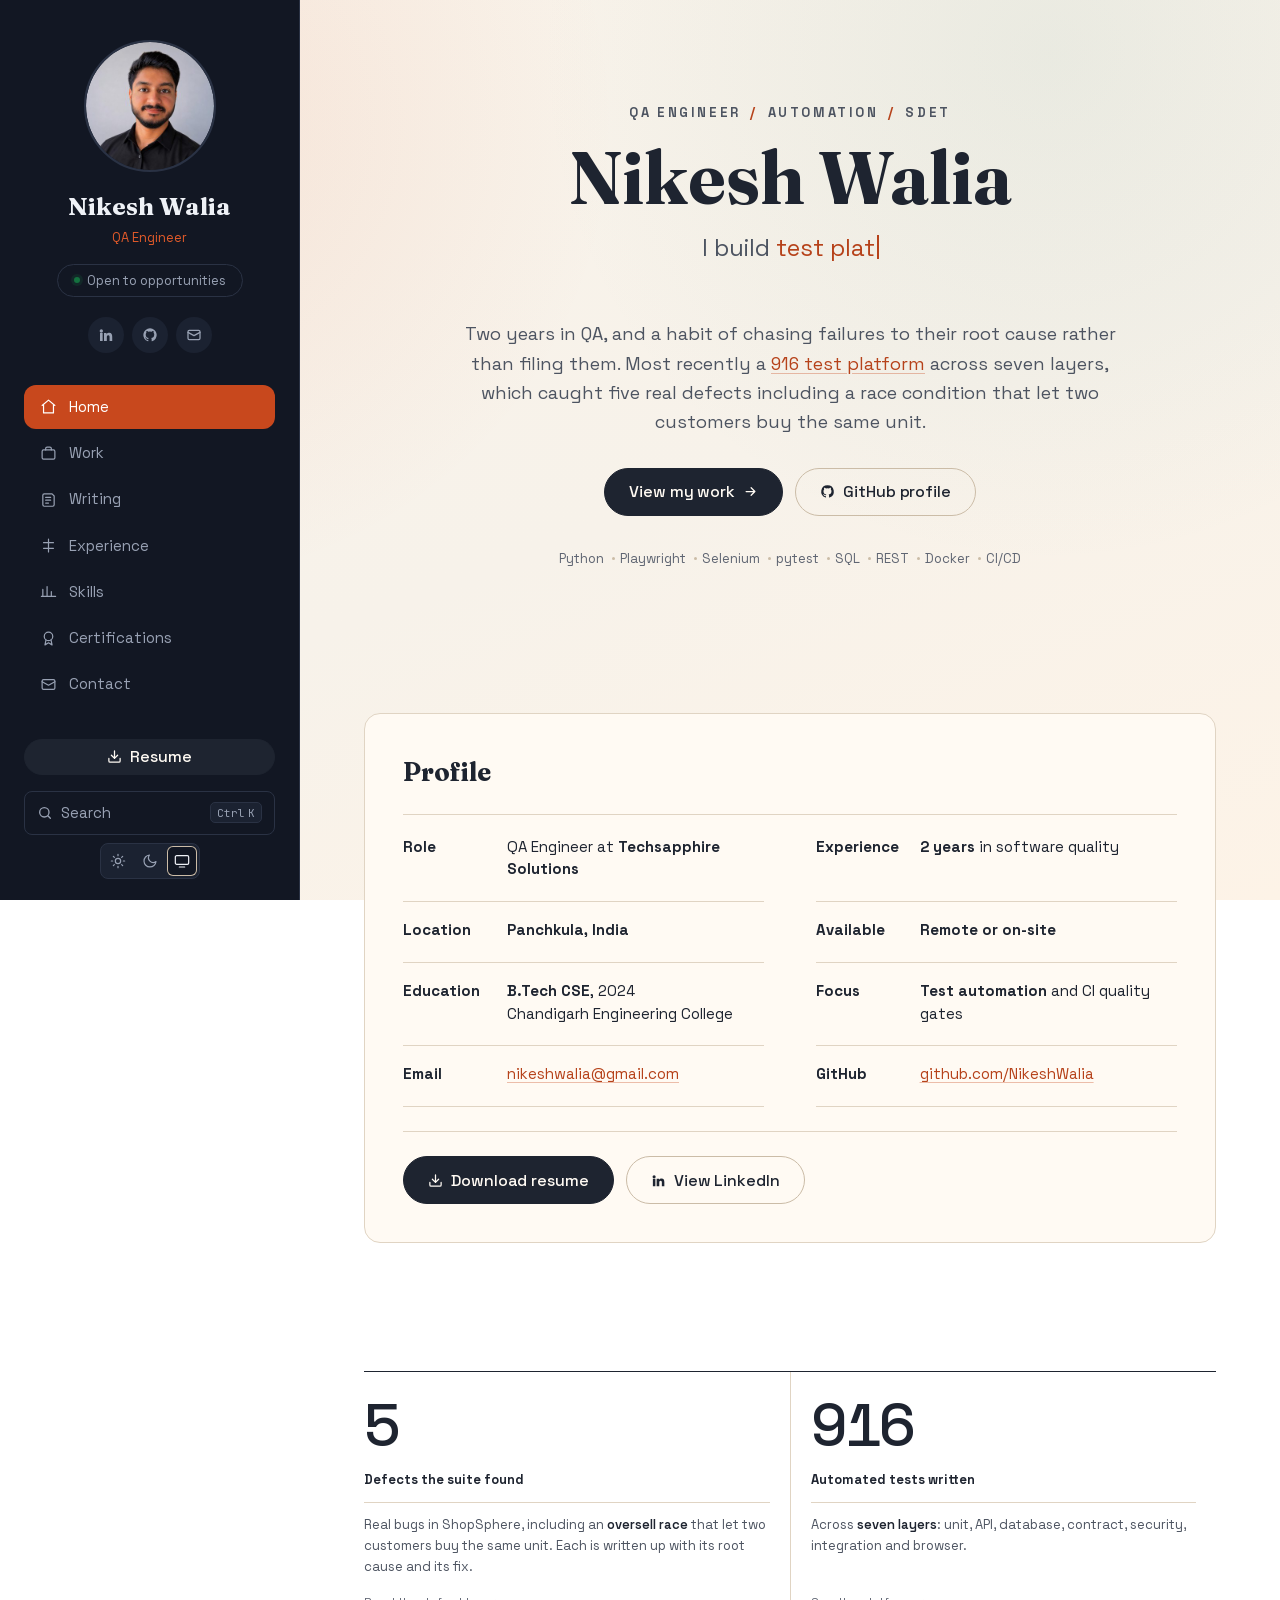
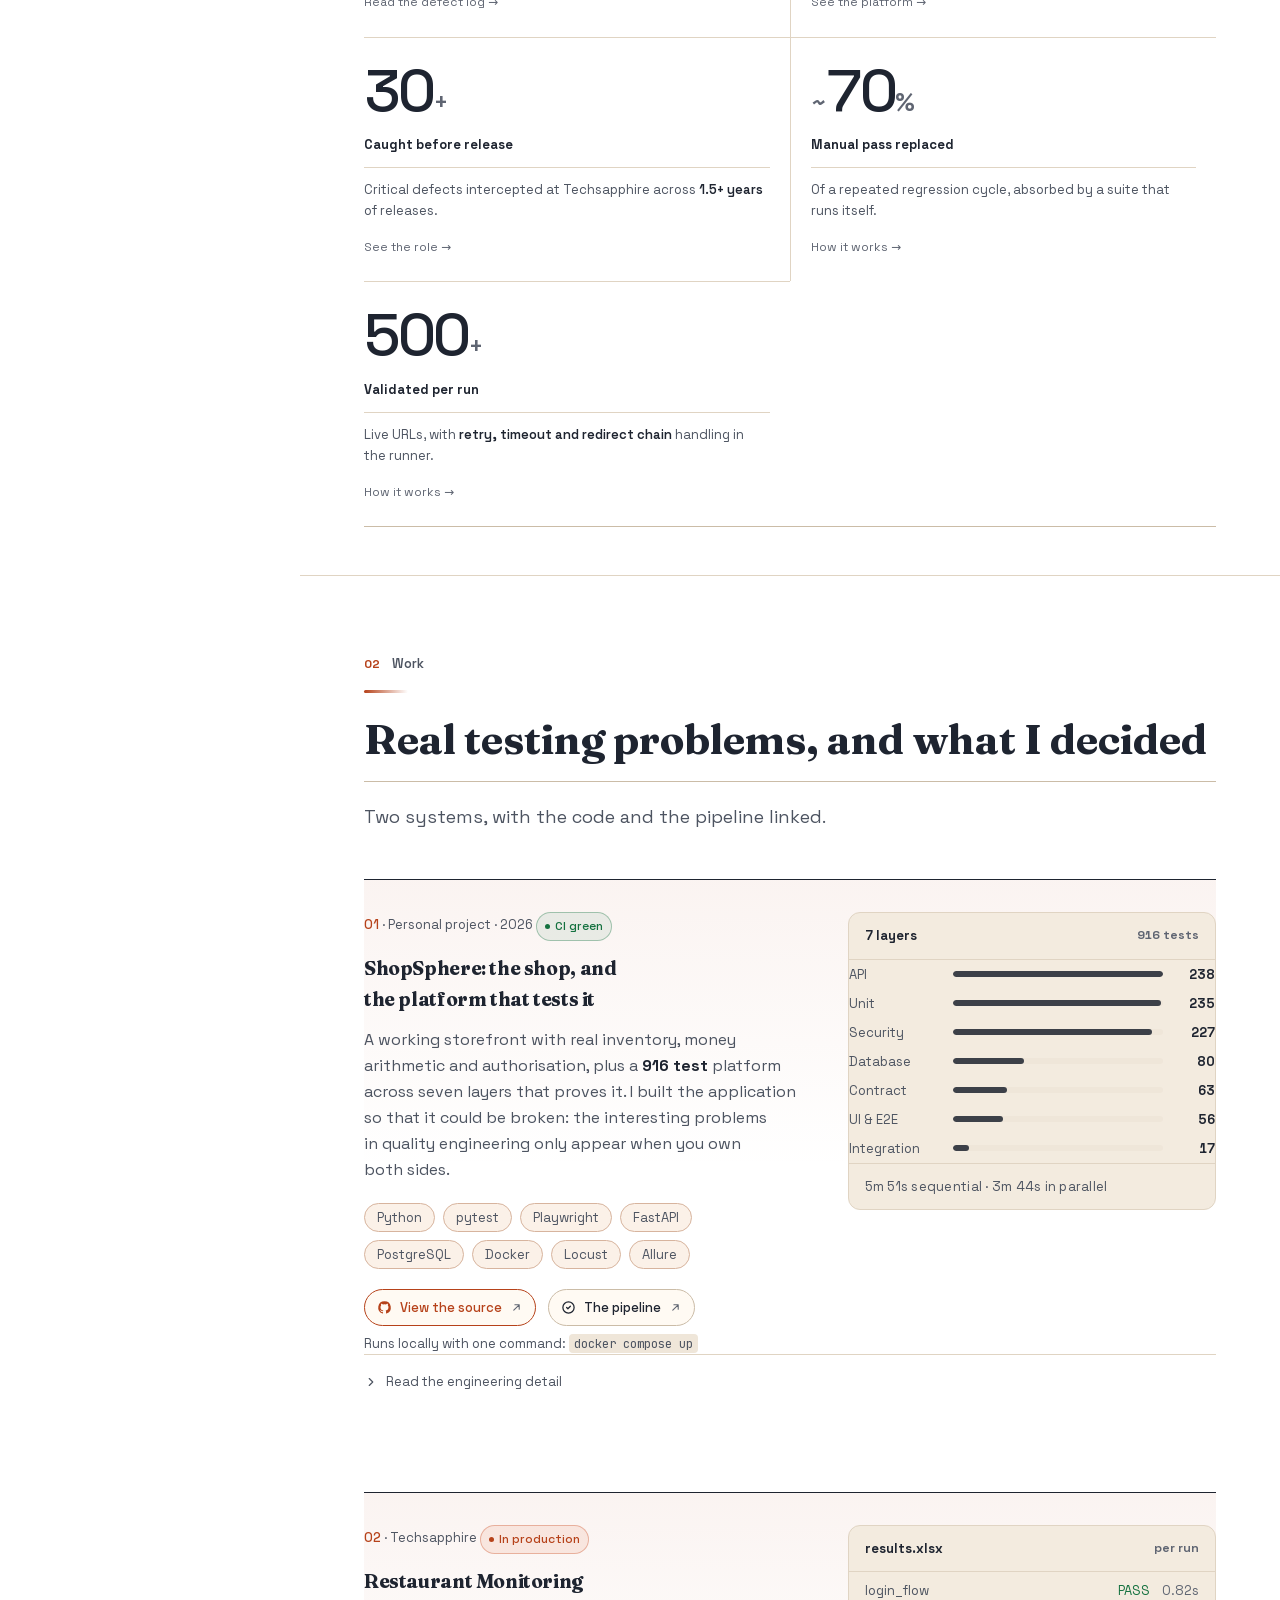
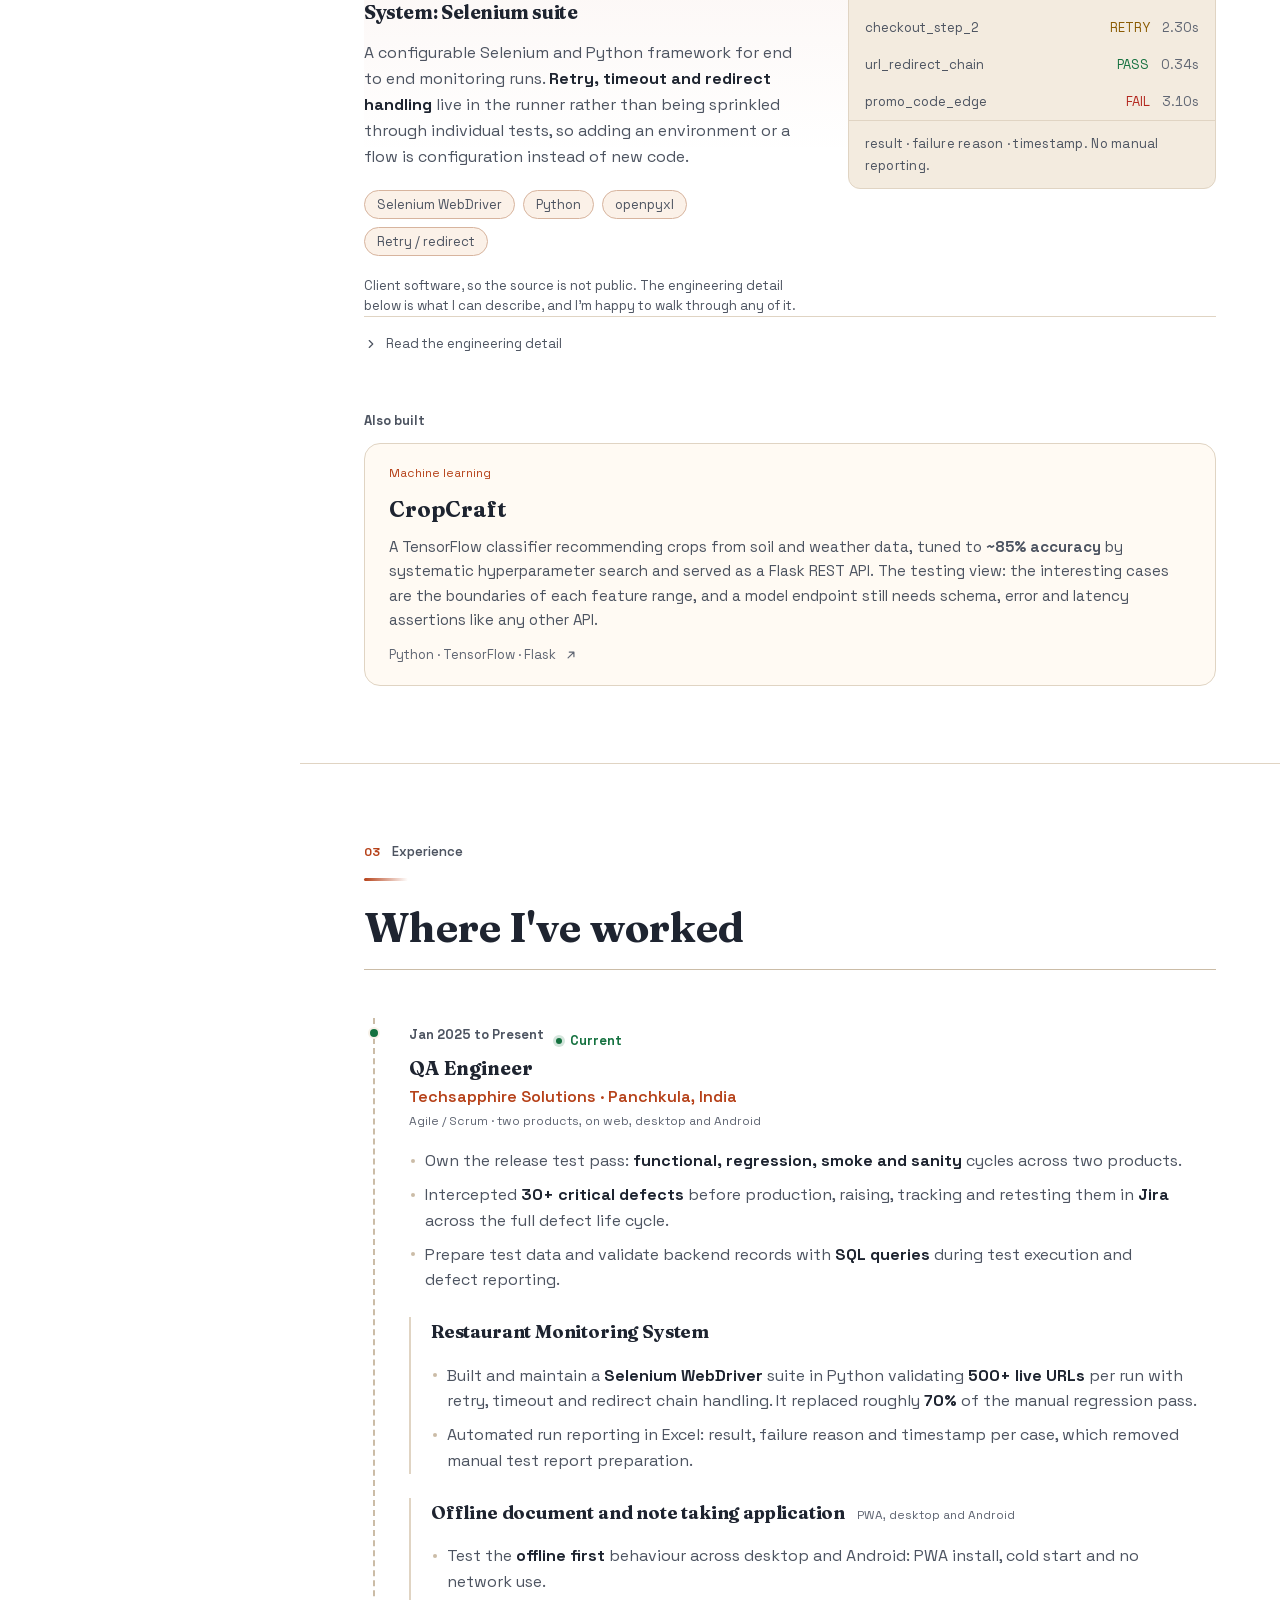
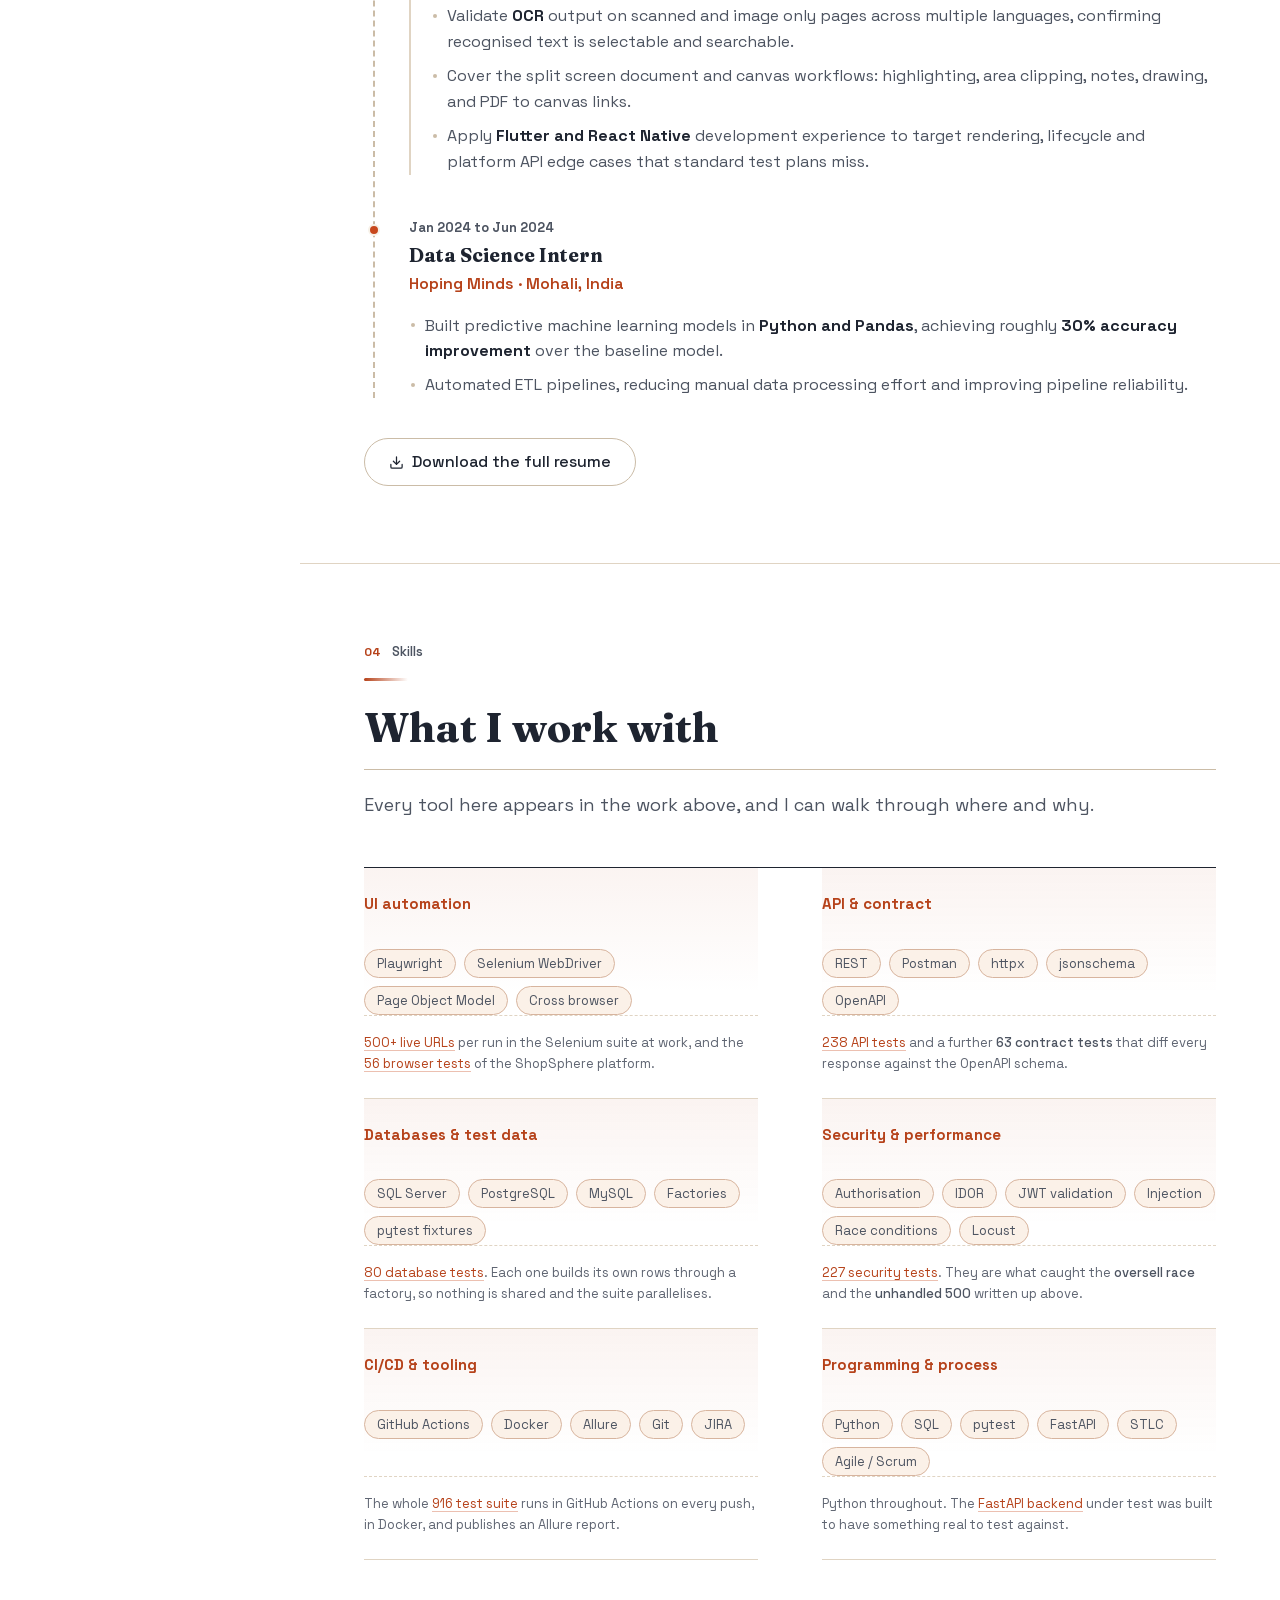
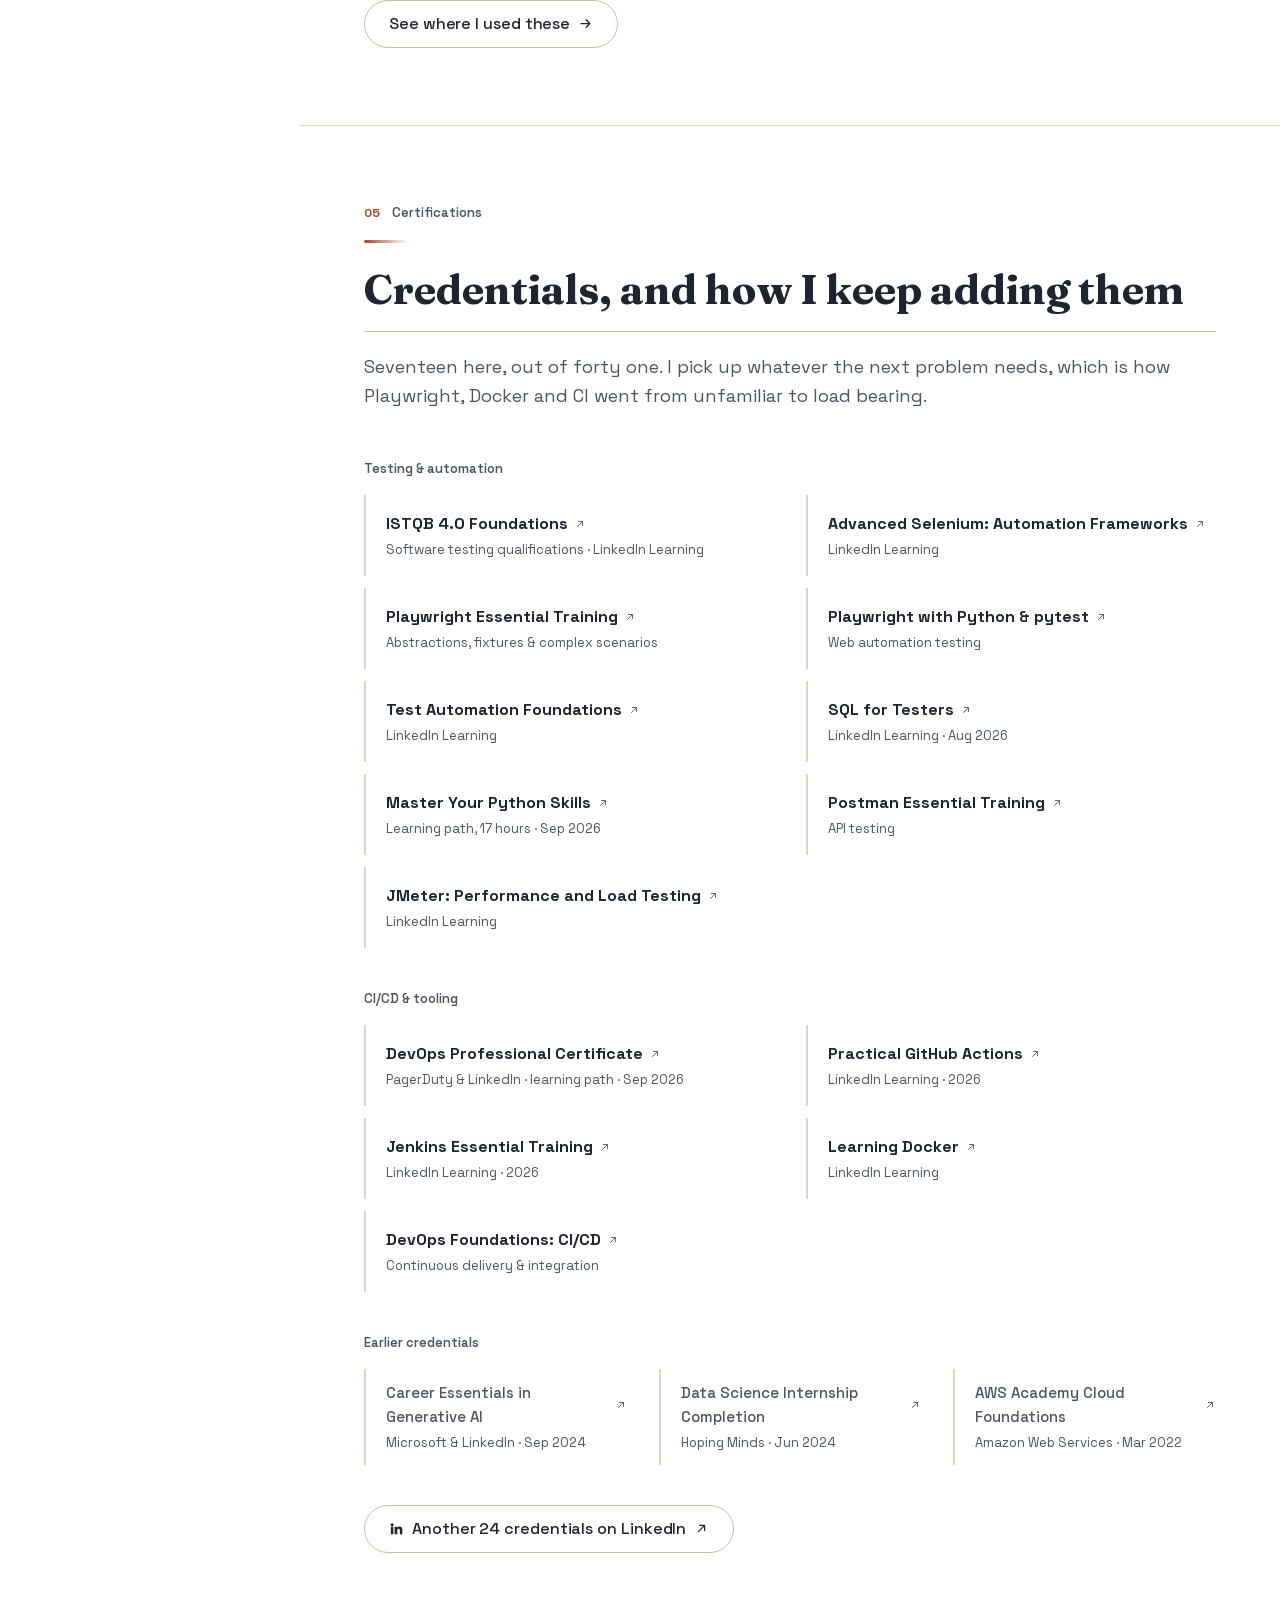
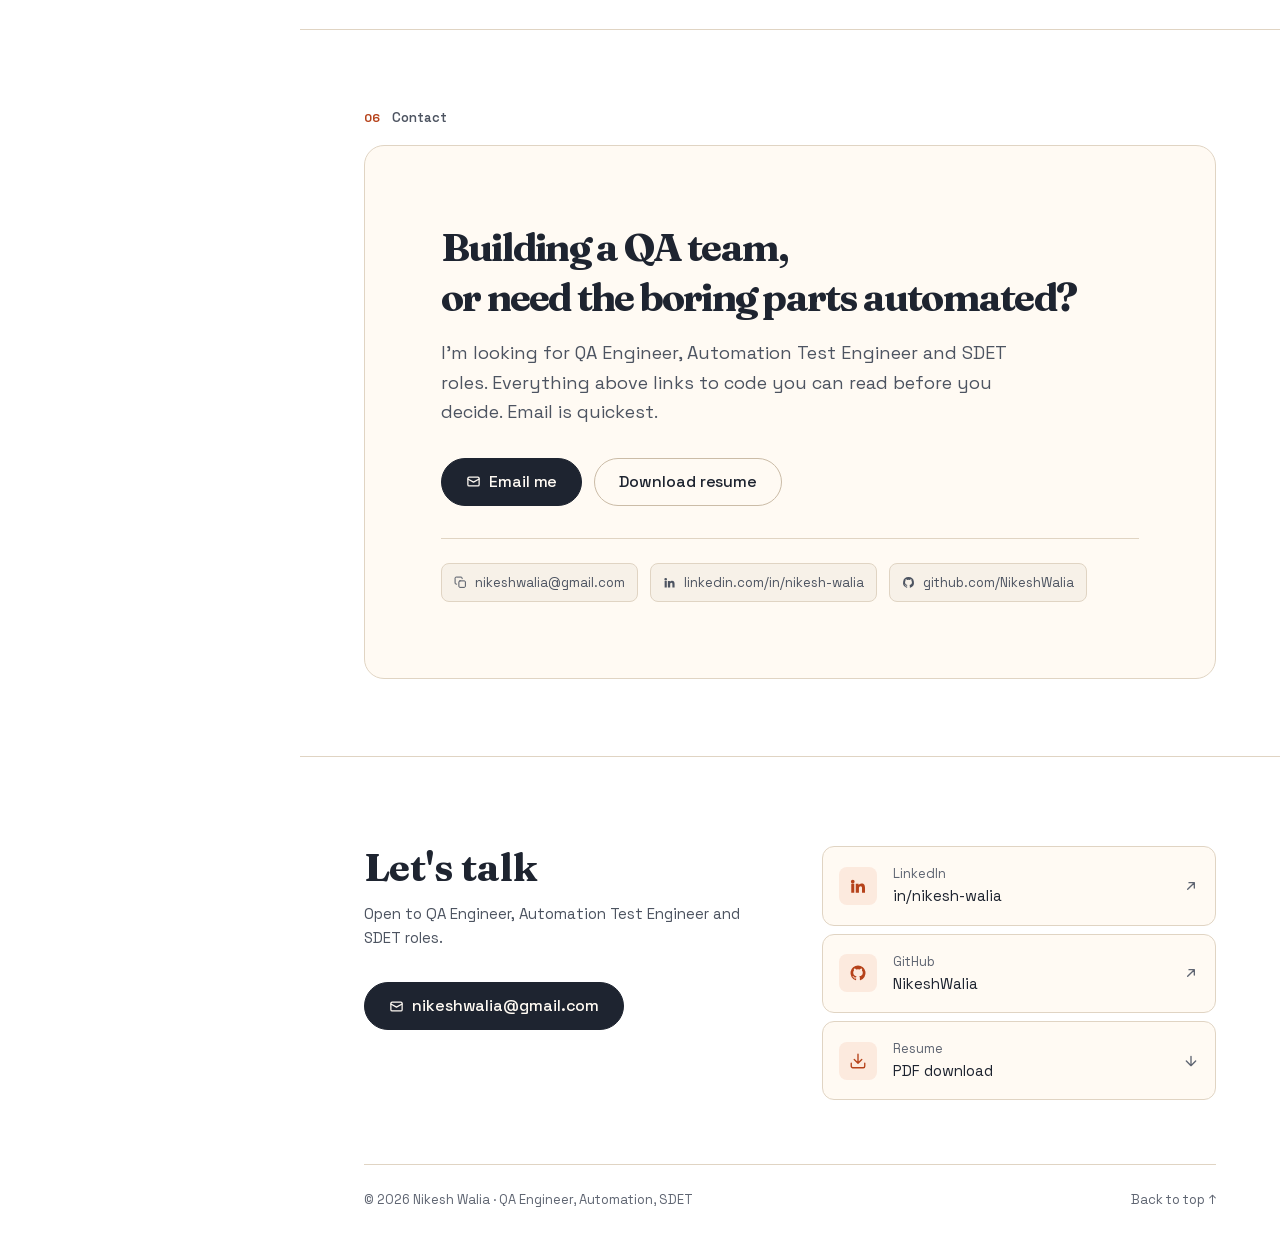
<file: index.html>
<!DOCTYPE html>
<html lang="en" data-theme="light">
<head>
<meta charset="UTF-8">
<meta name="viewport" content="width=device-width, initial-scale=1, viewport-fit=cover">

<title>Nikesh Walia | QA Engineer &amp; SDET, test automation in Python</title>
<!-- ~155 chars. Leads with the role a recruiter searches for, then the one
     fact that separates this from every other QA CV: a suite you can open. -->
<meta name="description" content="QA Engineer and SDET. I build test platforms in Python, Playwright and pytest: 916 tests across 7 layers on ShopSphere, plus Selenium suites running in production at work.">
<meta name="author" content="Nikesh Walia">
<link rel="canonical" href="https://nikeshwalia.github.io/">

<meta name="theme-color" content="#f7f1e8">

<!-- The inline theme resolver below is allow-listed by its SHA-256 hash
     rather than 'unsafe-inline', so no other injected script can execute.
     If that script's bytes change, recompute the hash or the theme will
     stop resolving before paint. Everything else is same-origin only.
     No frame-ancestors: it is ignored when delivered via <meta> (and logs a
     console error). Clickjacking protection would need a real HTTP header,
     which GitHub Pages does not let us set. -->
<meta http-equiv="Content-Security-Policy" content="default-src 'self'; script-src 'self' 'sha256-ArM/zF9N1DSCy0BsRnz9GAdNbQWt+mR2hnGeRFYz4A0='; style-src 'self' 'unsafe-inline'; img-src 'self' data:; font-src 'self'; connect-src 'self'; object-src 'none'; base-uri 'self'; form-action 'none'">

<meta property="og:type" content="profile">
<meta property="og:site_name" content="Nikesh Walia">
<meta property="og:title" content="Nikesh Walia | QA Engineer &amp; SDET">
<meta property="og:description" content="I build test platforms, not just test cases. 916 tests across 7 layers on ShopSphere, and Selenium suites running in production at work.">
<meta property="og:url" content="https://nikeshwalia.github.io/">
<meta property="og:image" content="https://nikeshwalia.github.io/og.png">
<meta property="og:image:width" content="1200">
<meta property="og:image:height" content="630">
<meta property="og:image:alt" content="Nikesh Walia, QA Engineer and SDET. 916 automated tests across 7 layers, 5 real defects written up, 30+ caught before release.">
<meta name="twitter:card" content="summary_large_image">
<meta name="twitter:title" content="Nikesh Walia | QA Engineer &amp; SDET">
<meta name="twitter:description" content="I build test platforms, not just test cases. Every project below links to code you can read.">
<meta name="twitter:image" content="https://nikeshwalia.github.io/og.png">

<link rel="icon" href="data:image/svg+xml,%3Csvg xmlns='http://www.w3.org/2000/svg' viewBox='0 0 32 32'%3E%3Crect width='32' height='32' rx='3' fill='%2314110f'/%3E%3Ctext x='16' y='21.5' font-family='ui-monospace,monospace' font-size='13' font-weight='700' fill='%23fff' text-anchor='middle'%3ENW%3C/text%3E%3C/svg%3E">

<!-- Fonts are same-origin. Only the two faces above the fold are preloaded.
     JetBrains Mono is deliberately NOT preloaded: it is used by code samples
     far below the fold, and preloading it put 30KB ahead of the hero text in
     the queue, pushing LCP past 3s on a throttled phone. It arrives with the
     stylesheet instead. No third-party origin in the critical path. -->
<link rel="preload" href="fonts/SpaceGrotesk.woff2" as="font" type="font/woff2" crossorigin>
<link rel="preload" href="fonts/Fraunces.woff2" as="font" type="font/woff2" crossorigin>

<!-- ANALYTICS: not active yet, because it needs an account only Nikesh can
     make. GoatCounter is cookieless and counts server side, so there is no
     consent banner to add and nothing to disclose in a privacy policy.

     To switch on, two edits:
       1. Sign up at goatcounter.com, which gives a code like "nikeshwalia".
       2. Uncomment the script below, replace YOURCODE with it, and add
          https://gc.zgo.at to script-src and https://*.goatcounter.com to
          img-src in the Content-Security-Policy meta above. Without both CSP
          entries the browser will block it silently.

<script data-goatcounter="https://YOURCODE.goatcounter.com/count"
        async src="https://gc.zgo.at/count.js"></script>
-->

<link rel="stylesheet" href="css/tokens.css">
<link rel="stylesheet" href="css/app.css">

<script>
  // Resolve the theme before first paint so there is never a flash of the
  // wrong palette. Deliberately inline and blocking; it is ~20 lines.
  (function () {
    try {
      var p = localStorage.getItem('theme-preference') || 'system';
      var dark = p === 'dark' || (p === 'system' && matchMedia('(prefers-color-scheme: dark)').matches);
      document.documentElement.dataset.theme = dark ? 'dark' : 'light';
    } catch (e) {}
  })();
</script>

<noscript><style>[data-reveal]{opacity:1!important;transform:none!important}</style></noscript>

<script type="application/ld+json">
{
  "@context": "https://schema.org",
  "@type": "Person",
  "name": "Nikesh Walia",
  "jobTitle": "QA Engineer and SDET",
  "email": "mailto:nikeshwalia@gmail.com",
  "url": "https://nikeshwalia.github.io/",
  "image": "https://nikeshwalia.github.io/nikesh.jpeg",
  "sameAs": [
    "https://www.linkedin.com/in/nikesh-walia/",
    "https://github.com/NikeshWalia"
  ],
  "address": { "@type": "PostalAddress", "addressLocality": "Panchkula", "addressRegion": "Haryana", "addressCountry": "IN" },
  "worksFor": { "@type": "Organization", "name": "Techsapphire Solutions" },
  "alumniOf": { "@type": "CollegeOrUniversity", "name": "Chandigarh Engineering College" },
  "knowsAbout": [
    "Test automation", "SDET", "Playwright", "Selenium WebDriver", "pytest",
    "API testing", "Contract testing", "Database validation", "Security testing",
    "Performance testing", "CI/CD", "Python", "SQL", "Docker"
  ]
}
</script>
</head>

<body>

<a href="#main" class="skip">Skip to content</a>

<!-- Ambient layers. Decorative only, so both are aria-hidden and neither
     takes pointer events. The grain is fixed for the whole document so the
     texture does not swim relative to the viewport while scrolling. -->
<div class="progress" data-progress aria-hidden="true"></div>

<!-- ═══════════════════════ SIDEBAR ═══════════════════════ -->
<!-- A fixed rail rather than a top bar: it keeps the person and the
     navigation on screen the whole way down, which a scrolling header cannot.
     Below 1080px it becomes a drawer. -->
<button class="drawer-btn" type="button" data-drawer-toggle aria-expanded="false" aria-controls="sidebar" aria-label="Open menu">
  <svg viewBox="0 0 24 24" fill="none" stroke="currentColor" stroke-width="2" stroke-linecap="round" aria-hidden="true"><path d="M4 7h16M4 12h16M4 17h16"/></svg>
</button>
<div class="drawer-veil" data-drawer-veil hidden></div>

<aside class="sidebar" id="sidebar">
  <div class="sidebar-inner">

    <a class="portrait" href="#top" aria-label="Nikesh Walia, back to top">
      <!-- 1254x1254 square, so it crops cleanly to the circle at any size.
           Width/height are declared to reserve the box before it loads, which
           is what keeps CLS at 0. The monogram underneath is the fallback if
           the file is ever missing. -->
      <img src="nikesh-320.jpg" alt="Nikesh Walia" width="132" height="132"
           fetchpriority="high" data-portrait>
      <span class="portrait-mark" aria-hidden="true">NW</span>
    </a>

    <p class="side-name">Nikesh Walia</p>
    <p class="side-role">QA Engineer</p>
    <p class="side-avail"><span class="dot" aria-hidden="true"></span>Open to opportunities</p>

    <div class="side-social">
      <a href="https://www.linkedin.com/in/nikesh-walia/" target="_blank" rel="noopener noreferrer" aria-label="LinkedIn">
        <svg viewBox="0 0 24 24" fill="currentColor" aria-hidden="true"><path d="M4.98 3.5a2.5 2.5 0 1 1 0 5 2.5 2.5 0 0 1 0-5zM3 9h4v12H3zM9 9h3.8v1.7h.05a4.2 4.2 0 0 1 3.75-2c4 0 4.75 2.6 4.75 6V21h-4v-5.6c0-1.35-.03-3.1-1.9-3.1-1.9 0-2.2 1.48-2.2 3v5.7H9z"/></svg>
      </a>
      <a href="https://github.com/NikeshWalia" target="_blank" rel="noopener noreferrer" aria-label="GitHub">
        <svg viewBox="0 0 24 24" fill="currentColor" aria-hidden="true"><path d="M12 2A10 10 0 0 0 8.84 21.5c.5.08.66-.23.66-.5v-1.7C6.73 19.91 6.14 18 6.14 18A2.7 2.7 0 0 0 5 16.5c-.91-.62.07-.6.07-.6a2.1 2.1 0 0 1 1.53 1.03 2.15 2.15 0 0 0 2.91.83 2.16 2.16 0 0 1 .63-1.34c-2.22-.25-4.55-1.11-4.55-4.94a3.9 3.9 0 0 1 1.03-2.68 3.6 3.6 0 0 1 .1-2.64s.84-.27 2.75 1.02a9.4 9.4 0 0 1 5 0c1.91-1.29 2.75-1.02 2.75-1.02a3.6 3.6 0 0 1 .1 2.64 3.9 3.9 0 0 1 1.03 2.68c0 3.84-2.34 4.69-4.57 4.94a2.4 2.4 0 0 1 .69 1.85v2.75c0 .27.16.59.67.5A10 10 0 0 0 12 2z"/></svg>
      </a>
      <a href="mailto:nikeshwalia@gmail.com?subject=QA%20role" aria-label="Email">
        <svg viewBox="0 0 24 24" fill="none" stroke="currentColor" stroke-width="1.9" stroke-linecap="round" stroke-linejoin="round" aria-hidden="true"><rect x="3" y="5" width="18" height="14" rx="2"/><path d="m3 8 9 5 9-5"/></svg>
      </a>
    </div>

    <nav class="side-nav" aria-label="Sections" data-spy>
      <ul>
          <li><a href="#top"><svg viewBox="0 0 24 24" fill="none" stroke="currentColor" stroke-width="1.7" stroke-linecap="round" stroke-linejoin="round" aria-hidden="true"><path d="M3 10.5 12 3l9 7.5"/><path d="M5 9.5V21h14V9.5"/></svg><span>Home</span></a></li>
          <li><a href="#work"><svg viewBox="0 0 24 24" fill="none" stroke="currentColor" stroke-width="1.7" stroke-linecap="round" stroke-linejoin="round" aria-hidden="true"><rect x="3" y="7" width="18" height="13" rx="2"/><path d="M8 7V5a2 2 0 0 1 2-2h4a2 2 0 0 1 2 2v2"/></svg><span>Work</span></a></li>
          <li><a href="/writing/oversell-race/"><svg viewBox="0 0 24 24" fill="none" stroke="currentColor" stroke-width="1.7" stroke-linecap="round" stroke-linejoin="round" aria-hidden="true"><path d="M4 19.5V6a2 2 0 0 1 2-2h11l3 3v12.5a2 2 0 0 1-2 2H6a2 2 0 0 1-2-2z"/><path d="M8 9h7M8 13h7M8 17h4"/></svg><span>Writing</span></a></li>
          <li><a href="#experience"><svg viewBox="0 0 24 24" fill="none" stroke="currentColor" stroke-width="1.7" stroke-linecap="round" stroke-linejoin="round" aria-hidden="true"><path d="M12 3v18M5 8h14M5 16h14"/></svg><span>Experience</span></a></li>
          <li><a href="#capabilities"><svg viewBox="0 0 24 24" fill="none" stroke="currentColor" stroke-width="1.7" stroke-linecap="round" stroke-linejoin="round" aria-hidden="true"><path d="M4 19V9M10 19V5M16 19v-7M22 19h-20"/></svg><span>Skills</span></a></li>
          <li><a href="#certifications"><svg viewBox="0 0 24 24" fill="none" stroke="currentColor" stroke-width="1.7" stroke-linecap="round" stroke-linejoin="round" aria-hidden="true"><circle cx="12" cy="9" r="6"/><path d="m8.5 14-1.5 7 5-3 5 3-1.5-7"/></svg><span>Certifications</span></a></li>
          <li><a href="#contact"><svg viewBox="0 0 24 24" fill="none" stroke="currentColor" stroke-width="1.7" stroke-linecap="round" stroke-linejoin="round" aria-hidden="true"><rect x="3" y="5" width="18" height="14" rx="2"/><path d="m3 8 9 5 9-5"/></svg><span>Contact</span></a></li>
      </ul>
    </nav>

    <div class="side-foot">
      <a href="Nikesh_Walia_CV.pdf" download class="btn btn--primary btn--sm side-cv">
        <svg viewBox="0 0 24 24" fill="none" stroke="currentColor" stroke-width="2" stroke-linecap="round" stroke-linejoin="round" aria-hidden="true"><path d="M21 15v4a2 2 0 0 1-2 2H5a2 2 0 0 1-2-2v-4M7 10l5 5 5-5M12 15V3"/></svg>
        Resume
      </a>
      <div class="side-tools">
        <!-- A bare magnifier told nobody that Ctrl+K existed, so the palette
             went unused. The shortcut is spelled out; the kbd is hidden on
             touch, where it would be a lie. -->
        <button class="side-search" data-cmdk-open>
          <svg viewBox="0 0 24 24" fill="none" stroke="currentColor" stroke-width="2" stroke-linecap="round" aria-hidden="true"><circle cx="11" cy="11" r="7"/><path d="m20 20-3.4-3.4"/></svg>
          <span class="side-search-t">Search</span>
          <kbd class="side-search-k" aria-hidden="true"><span data-kbd-mod>Ctrl</span>K</kbd>
        </button>
        <div class="theme-switch" role="radiogroup" aria-label="Colour theme" data-theme-switch>
          <button type="button" role="radio" data-theme-set="light" aria-checked="false" aria-label="Light theme">
            <svg viewBox="0 0 24 24" fill="none" stroke="currentColor" stroke-width="1.8" stroke-linecap="round" aria-hidden="true"><circle cx="12" cy="12" r="4"/><path d="M12 2v2M12 20v2M5 5l1.5 1.5M17.5 17.5 19 19M2 12h2M20 12h2M5 19l1.5-1.5M17.5 6.5 19 5"/></svg>
          </button>
          <button type="button" role="radio" data-theme-set="dark" aria-checked="false" aria-label="Dark theme">
            <svg viewBox="0 0 24 24" fill="none" stroke="currentColor" stroke-width="1.8" stroke-linecap="round" stroke-linejoin="round" aria-hidden="true"><path d="M21 12.8A9 9 0 1 1 11.2 3a7 7 0 0 0 9.8 9.8z"/></svg>
          </button>
          <button type="button" role="radio" data-theme-set="system" aria-checked="false" aria-label="Match system theme">
            <svg viewBox="0 0 24 24" fill="none" stroke="currentColor" stroke-width="1.8" stroke-linecap="round" stroke-linejoin="round" aria-hidden="true"><rect x="2" y="4" width="20" height="13" rx="2"/><path d="M8 21h8"/></svg>
          </button>
        </div>
      </div>
    </div>

  </div>
</aside>

<div class="shell">
<main id="main">
<span id="top"></span>

<!-- ═══════════════════════ HERO ═══════════════════════ -->
<section class="hero" data-reveal-group>
  <div class="wrap hero-inner">
    <p class="eyebrow" data-reveal-now style="--i:0">QA Engineer <span>/</span> Automation <span>/</span> SDET</p>

    <h1 class="hero-name" data-split>Nikesh Walia</h1>

    <!-- The rotating line is the one piece of motion on the page. It states
         what he builds, cycling through four things that are all true and all
         evidenced further down. Under reduced-motion it prints the first
         phrase and stops. -->
    <p class="hero-build" data-reveal-now style="--i:1">
      I build
      <!-- Screen readers get the whole list once, as static text. The animated
           span is hidden from them: a caret that retypes four phrases forever
           is noise in a screen reader, and aria-label is not even permitted on
           a bare span, so it would have been silently ignored. -->
      <span class="sr-only">test platforms that catch real defects, Selenium and Playwright automation, API, database and security suites, and CI pipelines that gate every release.</span>
      <span class="type" aria-hidden="true" data-type="test platforms that catch real defects|Selenium and Playwright automation|API, database and security suites|CI pipelines that gate every release"><span class="type-text">test platforms that catch real defects</span><span class="type-caret"></span></span>
    </p>

    <p class="hero-lede" data-reveal-now style="--i:2">
      Two years in QA, and a habit of chasing failures to their root cause rather than filing them.
      Most recently a <a href="#case-shopsphere">916 test platform</a> across seven layers, which caught
      five real defects including a race condition that let two customers buy the same unit.
    </p>

    <div class="hero-actions" data-reveal-now style="--i:3">
      <a href="#work" class="btn btn--primary">
        View my work
        <svg viewBox="0 0 24 24" fill="none" stroke="currentColor" stroke-width="2" stroke-linecap="round" stroke-linejoin="round" aria-hidden="true"><path d="M5 12h14M13 6l6 6-6 6"/></svg>
      </a>
      <a href="https://github.com/NikeshWalia" target="_blank" rel="noopener noreferrer" class="btn btn--ghost">
        <svg viewBox="0 0 24 24" fill="currentColor" aria-hidden="true"><path d="M12 2A10 10 0 0 0 8.84 21.5c.5.08.66-.23.66-.5v-1.7C6.73 19.91 6.14 18 6.14 18A2.7 2.7 0 0 0 5 16.5c-.91-.62.07-.6.07-.6a2.1 2.1 0 0 1 1.53 1.03 2.15 2.15 0 0 0 2.91.83 2.16 2.16 0 0 1 .63-1.34c-2.22-.25-4.55-1.11-4.55-4.94a3.9 3.9 0 0 1 1.03-2.68 3.6 3.6 0 0 1 .1-2.64s.84-.27 2.75 1.02a9.4 9.4 0 0 1 5 0c1.91-1.29 2.75-1.02 2.75-1.02a3.6 3.6 0 0 1 .1 2.64 3.9 3.9 0 0 1 1.03 2.68c0 3.84-2.34 4.69-4.57 4.94a2.4 2.4 0 0 1 .69 1.85v2.75c0 .27.16.59.67.5A10 10 0 0 0 12 2z"/></svg>
        GitHub profile
      </a>
    </div>

    <ul class="hero-stack" aria-label="Core stack" data-reveal-now style="--i:4">
      <li>Python</li><li>Playwright</li><li>Selenium</li><li>pytest</li>
      <li>SQL</li><li>REST</li><li>Docker</li><li>CI/CD</li>
    </ul>
  </div>
</section>

<!-- ═══════════════════════ PROFILE ═══════════════════════ -->
<!-- The facts a recruiter checks first, in one place, instead of trailing
     under the hero as a mono footnote. -->
<section class="section section--tight" aria-label="Profile" data-sec="profile">
  <div class="wrap">
    <div class="snapshot rvl" data-rvl-scope data-reveal="in">
      <h2 class="snapshot-h">Profile</h2>
      <dl class="snapshot-grid">
        <div><dt>Role</dt><dd>QA Engineer at <strong>Techsapphire Solutions</strong></dd></div>
        <div><dt>Experience</dt><dd><strong>2 years</strong> in software quality</dd></div>
        <div><dt>Location</dt><dd><strong>Panchkula, India</strong></dd></div>
        <div><dt>Available</dt><dd><strong>Remote or on-site</strong></dd></div>
        <div><dt>Education</dt><dd><strong>B.Tech CSE</strong>, 2024<br>Chandigarh Engineering College</dd></div>
        <div><dt>Focus</dt><dd><strong>Test automation</strong> and CI quality gates</dd></div>
        <div><dt>Email</dt><dd><a href="mailto:nikeshwalia@gmail.com?subject=QA%20role">nikeshwalia@gmail.com</a></dd></div>
        <div><dt>GitHub</dt><dd><a href="https://github.com/NikeshWalia" target="_blank" rel="noopener noreferrer">github.com/NikeshWalia</a></dd></div>
      </dl>

      <!-- The card stated the facts and then offered nothing to do with them.
           These are the two actions a recruiter reaches for next. -->
      <div class="snapshot-actions">
        <a href="Nikesh_Walia_CV.pdf" download class="btn btn--primary">
          <svg viewBox="0 0 24 24" fill="none" stroke="currentColor" stroke-width="2" stroke-linecap="round" stroke-linejoin="round" aria-hidden="true"><path d="M21 15v4a2 2 0 0 1-2 2H5a2 2 0 0 1-2-2v-4M7 10l5 5 5-5M12 15V3"/></svg>
          Download resume
        </a>
        <a href="https://www.linkedin.com/in/nikesh-walia/" target="_blank" rel="noopener noreferrer" class="btn btn--ghost">
          <svg viewBox="0 0 24 24" fill="currentColor" aria-hidden="true"><path d="M4.98 3.5a2.5 2.5 0 1 1 0 5 2.5 2.5 0 0 1 0-5zM3 9h4v12H3zM9 9h3.8v1.7h.05a4.2 4.2 0 0 1 3.75-2c4 0 4.75 2.6 4.75 6V21h-4v-5.6c0-1.35-.03-3.1-1.9-3.1-1.9 0-2.2 1.48-2.2 3v5.7H9z"/></svg>
          View LinkedIn
        </a>
      </div>
    </div>
  </div>
</section>

<!-- ═══════════════════════ IMPACT ═══════════════════════ -->
<!-- Not a bento of bordered cards. Five figures on one ruled band, the way a
     report states its key numbers: the rules do the separating, so nothing
     needs a box, and the numbers can be set at display scale. -->
<section class="section section--tight" aria-label="Results" data-sec="impact">
  <div class="wrap">
    <div class="figures" data-reveal-group data-rvl-scope>

      <a class="figure rvl" data-reveal href="#case-shopsphere">
        <span class="figure-n"><span data-count="5">5</span></span>
        <span class="figure-k">Defects the suite found</span>
        <span class="figure-d">Real bugs in ShopSphere, including an <b>oversell race</b> that let two customers buy the same unit. Each is written up with its root cause and its fix.</span>
        <span class="figure-go">Read the defect log</span>
      </a>

      <a class="figure rvl" data-reveal href="#case-shopsphere">
        <span class="figure-n"><span data-count="916">916</span></span>
        <span class="figure-k">Automated tests written</span>
        <span class="figure-d">Across <b>seven layers</b>: unit, API, database, contract, security, integration and browser.</span>
        <span class="figure-go">See the platform</span>
      </a>

      <a class="figure rvl" data-reveal href="#role-techsapphire">
        <span class="figure-n"><span data-count="30">30</span><i>+</i></span>
        <span class="figure-k">Caught before release</span>
        <span class="figure-d">Critical defects intercepted at Techsapphire across <b>1.5+ years</b> of releases.</span>
        <span class="figure-go">See the role</span>
      </a>

      <a class="figure rvl" data-reveal href="#case-suite">
        <span class="figure-n"><i>~</i><span data-count="70">70</span><i>%</i></span>
        <span class="figure-k">Manual pass replaced</span>
        <span class="figure-d">Of a repeated regression cycle, absorbed by a suite that runs itself.</span>
        <span class="figure-go">How it works</span>
      </a>

      <a class="figure rvl" data-reveal href="#case-suite">
        <span class="figure-n"><span data-count="500">500</span><i>+</i></span>
        <span class="figure-k">Validated per run</span>
        <span class="figure-d">Live URLs, with <b>retry, timeout and redirect chain</b> handling in the runner.</span>
        <span class="figure-go">How it works</span>
      </a>

    </div>
  </div>
</section>

<!-- ═══════════════════════ WORK ═══════════════════════ -->
<section class="section" id="work" data-index-section="Work" data-sec="work">
  <div class="wrap rail">
    <div class="rail-label"><span>02</span>Work</div>

    <div>
      <div class="section-head" data-reveal-group>
        <h2 class="h-section" data-split data-reveal><span class="sr-only">Work: </span>Real testing problems, and what I decided</h2>
        <p class="h-sub" data-reveal>
          Two systems, with the code and the pipeline linked.
        </p>
      </div>

      <div class="cases" data-reveal-group data-rvl-scope>

        <!-- ─── Case 01: ShopSphere ─── -->
        <article class="case case--flag rvl" id="case-shopsphere" data-reveal
                 data-index-case="ShopSphere: e-commerce app and its quality platform"
                 data-index-sub="Python · pytest · Playwright · PostgreSQL · Docker · 916 tests">
          <div class="case-head" data-case-toggle data-reveal="right">
            <div>
              <div class="case-idx">
                <b>01</b> &#183; Personal project &#183; 2026
                <span class="badge badge--live">CI green</span>
              </div>
              <h3>ShopSphere: the shop, and the platform that tests it</h3>
              <p class="case-sum">
                A working storefront with real inventory, money arithmetic and authorisation, plus a
                <strong>916 test</strong> platform across seven layers that proves it. I built the
                application so that it could be broken: the interesting problems in quality
                engineering only appear when you own both sides.
              </p>
              <div class="case-stack">
                <span class="chip chip--mono">Python</span>
                <span class="chip chip--mono">pytest</span>
                <span class="chip chip--mono">Playwright</span>
                <span class="chip chip--mono">FastAPI</span>
                <span class="chip chip--mono">PostgreSQL</span>
                <span class="chip chip--mono">Docker</span>
                <span class="chip chip--mono">Locust</span>
                <span class="chip chip--mono">Allure</span>
              </div>
              <div class="case-links">
                <a href="https://github.com/NikeshWalia/shopsphere" target="_blank" rel="noopener noreferrer">
                  <svg viewBox="0 0 24 24" fill="currentColor" aria-hidden="true"><path d="M12 2A10 10 0 0 0 8.84 21.5c.5.08.66-.23.66-.5v-1.7C6.73 19.91 6.14 18 6.14 18A2.7 2.7 0 0 0 5 16.5c-.91-.62.07-.6.07-.6a2.1 2.1 0 0 1 1.53 1.03 2.15 2.15 0 0 0 2.91.83 2.16 2.16 0 0 1 .63-1.34c-2.22-.25-4.55-1.11-4.55-4.94a3.9 3.9 0 0 1 1.03-2.68 3.6 3.6 0 0 1 .1-2.64s.84-.27 2.75 1.02a9.4 9.4 0 0 1 5 0c1.91-1.29 2.75-1.02 2.75-1.02a3.6 3.6 0 0 1 .1 2.64 3.9 3.9 0 0 1 1.03 2.68c0 3.84-2.34 4.69-4.57 4.94a2.4 2.4 0 0 1 .69 1.85v2.75c0 .27.16.59.67.5A10 10 0 0 0 12 2z"/></svg>
                  View the source
                  <svg class="ext" viewBox="0 0 24 24" fill="none" stroke="currentColor" stroke-width="2" stroke-linecap="round" stroke-linejoin="round" aria-hidden="true"><path d="M7 17 17 7M9 7h8v8"/></svg>
                </a>
                <a href="https://github.com/NikeshWalia/shopsphere/actions/workflows/ci.yml" target="_blank" rel="noopener noreferrer">
                  <svg viewBox="0 0 24 24" fill="none" stroke="currentColor" stroke-width="2" stroke-linecap="round" stroke-linejoin="round" aria-hidden="true"><circle cx="12" cy="12" r="9"/><path d="m9 12 2 2 4-4"/></svg>
                  The pipeline
                  <svg class="ext" viewBox="0 0 24 24" fill="none" stroke="currentColor" stroke-width="2" stroke-linecap="round" stroke-linejoin="round" aria-hidden="true"><path d="M7 17 17 7M9 7h8v8"/></svg>
                </a>
                <span class="case-links-note">Runs locally with one command: <code>docker compose up</code></span>
              </div>
            </div>

            <!-- The seven layers, as a shape rather than a paragraph. -->
            <div class="artifact artifact--layers" data-reveal="left" aria-label="Test layers and their sizes">
              <div class="artifact-head">7 layers <span>916 tests</span></div>
              <div class="lyr"><span class="lyr-n">API</span><span class="lyr-bar" style="--w:100%"></span><span class="lyr-v">238</span></div>
              <div class="lyr"><span class="lyr-n">Unit</span><span class="lyr-bar" style="--w:99%"></span><span class="lyr-v">235</span></div>
              <div class="lyr"><span class="lyr-n">Security</span><span class="lyr-bar" style="--w:95%"></span><span class="lyr-v">227</span></div>
              <div class="lyr"><span class="lyr-n">Database</span><span class="lyr-bar" style="--w:34%"></span><span class="lyr-v">80</span></div>
              <div class="lyr"><span class="lyr-n">Contract</span><span class="lyr-bar" style="--w:26%"></span><span class="lyr-v">63</span></div>
              <div class="lyr"><span class="lyr-n">UI &amp; E2E</span><span class="lyr-bar" style="--w:24%"></span><span class="lyr-v">56</span></div>
              <div class="lyr"><span class="lyr-n">Integration</span><span class="lyr-bar" style="--w:8%"></span><span class="lyr-v">17</span></div>
              <div class="artifact-foot">5m 51s sequential &#183; 3m 44s in parallel</div>
            </div>
          </div>

          <details class="case-detail">
            <summary>
              <svg viewBox="0 0 24 24" fill="none" stroke="currentColor" stroke-width="2" stroke-linecap="round" stroke-linejoin="round" aria-hidden="true"><path d="m9 6 6 6-6 6"/></svg>
              <span class="lbl-open">Read the engineering detail</span>
              <span class="lbl-close">Hide detail</span>
            </summary>

            <div class="case-body case-body--wide">
              <!-- Architecture, drawn rather than described. -->
              <div class="case-block case-block--full">
                <h4>Architecture</h4>
                <div class="flow" role="img" aria-label="Test layers drive a real running stack: browser tests reach the React storefront, API, contract, security and integration tests reach the FastAPI backend, and database tests reach PostgreSQL. All of them report through pytest into an Allure report published by GitHub Actions.">
                  <div class="flow-col">
                    <span class="flow-cap">Test platform</span>
                    <span class="flow-node flow-node--t">UI &amp; E2E</span>
                    <span class="flow-node flow-node--t">API &#183; contract &#183; security</span>
                    <span class="flow-node flow-node--t">Database</span>
                  </div>
                  <div class="flow-arrow" aria-hidden="true">
                    <svg viewBox="0 0 40 12" fill="none" stroke="currentColor" stroke-width="1.5"><path d="M0 6h34m-5-4 5 4-5 4"/></svg>
                  </div>
                  <div class="flow-col">
                    <span class="flow-cap">Running system</span>
                    <span class="flow-node flow-node--s">React storefront</span>
                    <span class="flow-node flow-node--s">FastAPI backend</span>
                    <span class="flow-node flow-node--d">PostgreSQL</span>
                    <span class="flow-node flow-node--p">Payment provider (separate service)</span>
                  </div>
                  <div class="flow-arrow" aria-hidden="true">
                    <svg viewBox="0 0 40 12" fill="none" stroke="currentColor" stroke-width="1.5"><path d="M0 6h34m-5-4 5 4-5 4"/></svg>
                  </div>
                  <div class="flow-col">
                    <span class="flow-cap">Evidence</span>
                    <span class="flow-node flow-node--r">pytest</span>
                    <span class="flow-node flow-node--r">Allure report</span>
                    <span class="flow-node flow-node--r">GitHub Actions</span>
                  </div>
                </div>
                <p class="flow-note">
                  Nothing is mocked in place of the real thing. The tests drive a running stack over
                  HTTP and SQL, and the payment provider is <strong>a separate service that can
                  genuinely time out</strong>, because an in-process mock would only test the mock.
                </p>
              </div>

              <div class="case-block">
                <h4>Constraint</h4>
                <ul>
                  <li>Most testing portfolios automate somebody else&#8217;s demo site, which caps what you can prove.</li>
                  <li>Race conditions, money rounding and authorisation bugs only show up when you control the system under test.</li>
                </ul>
              </div>

              <div class="case-block">
                <h4>Test strategy</h4>
                <ul>
                  <li>Each rule is proved at the <strong>cheapest layer that can prove it</strong>, then again where it actually matters. Stock limits: unit, then API, then a database <code>CHECK</code>, then a concurrency test.</li>
                  <li><strong>Nothing shared is mutable.</strong> Every test creates its own state with a UUID identity, so it cannot collide across parallel workers.</li>
                  <li><strong>Nothing sleeps.</strong> Waiting is Playwright auto-waiting or an explicit condition poll, never a fixed delay.</li>
                  <li><strong>Nothing is hardcoded.</strong> URLs, credentials and DSNs come from the environment, so the same suite runs locally, in Compose and in CI.</li>
                  <li>That isolation is what buys the parallelism: the backend suite drops from <strong>376s to 140s</strong>, a <strong>2.7x</strong> speed up, because tests never wait on each other.</li>
                </ul>
              </div>

              <div class="case-block">
                <h4>Failure handling</h4>
                <ul>
                  <li>Four <strong>test cards</strong> select the payment outcome per request, so a dozen failure tests run in parallel without fighting over shared state.</li>
                  <li>A decline restores stock. A <strong>timeout deliberately does not</strong>: nothing knows whether money moved, so the order stays pending rather than guessing.</li>
                  <li>Failures attach a screenshot, a video and a Playwright trace. Passing tests attach none, so a CI run does not produce hundreds of megabytes nobody opens.</li>
                </ul>
              </div>

              <div class="case-block">
                <h4>What I'd change</h4>
                <ul>
                  <li><strong>Mutation testing.</strong> The only honest way to find out whether these 916 tests would catch a regression, rather than assuming they would.</li>
                  <li>A payment reconciliation job to close the timeout gap, plus the tests that prove it settles a pending order.</li>
                  <li>axe-core in the UI suite. The markup uses roles and labels correctly, but nothing currently verifies that.</li>
                </ul>
              </div>

              <!-- The centrepiece. A QA hire is bought on this, not on tool lists. -->
              <div class="case-block case-block--full">
                <h4>What actually runs</h4>
                <figure class="runpanel">
                  <figcaption class="runpanel-head">
                    <span class="runpanel-title">
                      <span class="runpanel-dot" aria-hidden="true"></span>
                      make test <span class="runpanel-sub">full suite</span>
                    </span>
                    <a class="runpanel-repo" href="https://github.com/NikeshWalia/shopsphere/actions/workflows/ci.yml" target="_blank" rel="noopener noreferrer">
                      <svg viewBox="0 0 24 24" fill="none" stroke="currentColor" stroke-width="2" stroke-linecap="round" stroke-linejoin="round" aria-hidden="true"><circle cx="12" cy="12" r="9"/><path d="m9 12 2 2 4-4"/></svg>
                      Pipeline
                    </a>
                  </figcaption>
                  <table class="runtable">
                    <caption class="sr-only">ShopSphere test suite, tests and run time by layer</caption>
                    <thead><tr><th scope="col">Layer</th><th scope="col">Tests</th><th scope="col">Time</th></tr></thead>
                    <tbody>
                      <tr><th scope="row"><a href="https://github.com/NikeshWalia/shopsphere/tree/main/tests/api" target="_blank" rel="noopener noreferrer"><span class="rt-ok" aria-hidden="true"></span>API</a></th><td>238</td><td>2m 49s</td></tr>
                      <tr><th scope="row"><a href="https://github.com/NikeshWalia/shopsphere/tree/main/backend/tests/unit" target="_blank" rel="noopener noreferrer"><span class="rt-ok" aria-hidden="true"></span>Unit</a></th><td>235</td><td>2.5s</td></tr>
                      <tr><th scope="row"><a href="https://github.com/NikeshWalia/shopsphere/tree/main/tests/security" target="_blank" rel="noopener noreferrer"><span class="rt-ok" aria-hidden="true"></span>Security</a></th><td>227</td><td>2m 00s</td></tr>
                      <tr><th scope="row"><a href="https://github.com/NikeshWalia/shopsphere/tree/main/tests/database" target="_blank" rel="noopener noreferrer"><span class="rt-ok" aria-hidden="true"></span>Database</a></th><td>80</td><td>15s</td></tr>
                      <tr><th scope="row"><a href="https://github.com/NikeshWalia/shopsphere/tree/main/tests/contract" target="_blank" rel="noopener noreferrer"><span class="rt-ok" aria-hidden="true"></span>Contract</a></th><td>63</td><td>29s</td></tr>
                      <tr><th scope="row"><a href="https://github.com/NikeshWalia/shopsphere/tree/main/tests/ui" target="_blank" rel="noopener noreferrer"><span class="rt-ok" aria-hidden="true"></span>UI &amp; E2E</a></th><td>56</td><td>1m 14s</td></tr>
                      <tr><th scope="row"><a href="https://github.com/NikeshWalia/shopsphere/tree/main/tests/integration" target="_blank" rel="noopener noreferrer"><span class="rt-ok" aria-hidden="true"></span>Integration</a></th><td>17</td><td>37s</td></tr>
                    </tbody>
                    <tfoot><tr><th scope="row">Total</th><td><strong>916</strong></td><td><strong>5m 51s</strong></td></tr></tfoot>
                  </table>
                  <div class="runpanel-foot">
                    <span><strong>3m 44s</strong> run in parallel</span>
                    <span><strong>0</strong> failing on main</span>
                  </div>
                  <p class="runpanel-note">Measured on one machine, not illustrative. Open any layer to read its tests.</p>
                </figure>
              </div>

              <div class="case-block case-block--full">
                <h4>Defects the suite found</h4>
                <p class="block-lede">
                  Real bugs in the application, caught during development and fixed. A suite that
                  never caught anything would not have earned any confidence.
                </p>

                <ol class="defects">
                  <li class="defect">
                    <div class="defect-top">
                      <span class="sev sev--block">Critical</span>
                      <h5>Two customers bought the same unit</h5>
                    </div>
                    <p class="defect-sym"><b>Symptom:</b> with one item left, two concurrent checkouts both succeeded and both were charged.</p>
                    <p class="defect-cause">
                      <b>Root cause:</b> the row lock was working. The bug was one layer up. Checkout had already
                      loaded those inventory rows to price the cart, so they sat in the ORM identity map. The
                      locking query blocked correctly, then handed back the <strong>cached</strong> object instead of
                      the freshly read row. A textbook lost update.
                    </p>
                    <p class="defect-fix"><b>Fix:</b> <code>.with_for_update().execution_options(populate_existing=True)</code></p>
                    <p class="defect-note">The two thread version reproduces every time. The six thread version passed by luck, which is exactly how this class of bug reaches production.</p>
                    <a class="defect-link" href="https://github.com/NikeshWalia/shopsphere/blob/main/tests/integration/tests/test_concurrency.py#L165" target="_blank" rel="noopener noreferrer"><code>test_the_last_unit_goes_to_exactly_one_of_two_buyers</code><svg class="dl-ext" viewBox="0 0 24 24" fill="none" stroke="currentColor" stroke-width="2" stroke-linecap="round" stroke-linejoin="round" aria-hidden="true"><path d="M7 17 17 7M9 7h8v8"/></svg></a>
                    <a class="defect-write" href="/writing/oversell-race/">Read the full write up<svg viewBox="0 0 24 24" fill="none" stroke="currentColor" stroke-width="2" stroke-linecap="round" stroke-linejoin="round" aria-hidden="true"><path d="M5 12h14M13 6l6 6-6 6"/></svg></a>
                  </li>

                  <li class="defect">
                    <div class="defect-top">
                      <span class="sev sev--block">Critical</span>
                      <h5>One character could 500 any endpoint</h5>
                    </div>
                    <p class="defect-sym"><b>Symptom:</b> an unhandled 500 on search, registration, addresses and admin search, from any anonymous caller.</p>
                    <p class="defect-cause"><b>Root cause:</b> PostgreSQL text columns cannot store a NUL byte. Found by a parametrised injection sweep, not by guessing.</p>
                    <p class="defect-fix"><b>Fix:</b> one middleware that rejects it as a 422, checking <strong>two encodings</strong>, because JSON transmits NUL as a six character escape rather than a raw byte.</p>
                    <a class="defect-link" href="https://github.com/NikeshWalia/shopsphere/blob/main/tests/security/tests/test_injection.py#L155" target="_blank" rel="noopener noreferrer"><code>test_a_nul_byte_is_refused_cleanly_rather_than_causing_a_500</code><svg class="dl-ext" viewBox="0 0 24 24" fill="none" stroke="currentColor" stroke-width="2" stroke-linecap="round" stroke-linejoin="round" aria-hidden="true"><path d="M7 17 17 7M9 7h8v8"/></svg></a>
                  </li>

                  <li class="defect">
                    <div class="defect-top">
                      <span class="sev sev--high">High</span>
                      <h5>A corrupt password hash crashed login</h5>
                    </div>
                    <p class="defect-sym"><b>Symptom:</b> the request died at the ASGI layer, below the application&#8217;s own error handling.</p>
                    <p class="defect-cause"><b>Root cause:</b> bcrypt with a truncated hash makes the Rust extension panic, and that exception inherits from <code>BaseException</code>, so it sailed straight past <code>except Exception</code> and the global handler.</p>
                    <p class="defect-fix"><b>Fix:</b> validate the hash structure before the call is ever reached.</p>
                    <a class="defect-link" href="https://github.com/NikeshWalia/shopsphere/blob/main/backend/tests/unit/test_security_helpers.py#L56" target="_blank" rel="noopener noreferrer"><code>test_a_corrupt_hash_returns_false_rather_than_raising</code><svg class="dl-ext" viewBox="0 0 24 24" fill="none" stroke="currentColor" stroke-width="2" stroke-linecap="round" stroke-linejoin="round" aria-hidden="true"><path d="M7 17 17 7M9 7h8v8"/></svg></a>
                  </li>

                  <li class="defect">
                    <div class="defect-top">
                      <span class="sev sev--med">Medium</span>
                      <h5>A withdrawn product looked like a broken link</h5>
                    </div>
                    <p class="defect-cause"><b>Root cause:</b> the documented 409 branch was unreachable. The lookup filtered inactive products out first, so a withdrawn item always returned 404 and the customer could not tell the difference.</p>
                    <a class="defect-link" href="https://github.com/NikeshWalia/shopsphere/blob/main/tests/api/tests/test_cart.py#L509" target="_blank" rel="noopener noreferrer"><code>test_adding_a_deactivated_product_is_rejected_as_unavailable</code><svg class="dl-ext" viewBox="0 0 24 24" fill="none" stroke="currentColor" stroke-width="2" stroke-linecap="round" stroke-linejoin="round" aria-hidden="true"><path d="M7 17 17 7M9 7h8v8"/></svg></a>
                  </li>

                  <li class="defect">
                    <div class="defect-top">
                      <span class="sev sev--med">Medium</span>
                      <h5>A cart could not be fixed once stock fell short</h5>
                    </div>
                    <p class="defect-cause"><b>Root cause:</b> with 3 in the cart and 1 in stock, stepping <em>down</em> to 2 was rejected, while the cart happily kept 3. The only escape was emptying the basket.</p>
                    <p class="defect-fix"><b>Fix:</b> reductions are always allowed. Only increases are checked against stock.</p>
                    <a class="defect-link" href="https://github.com/NikeshWalia/shopsphere/blob/main/tests/ui/tests/test_auth_cart_ui.py#L228" target="_blank" rel="noopener noreferrer"><code>test_reducing_the_quantity_re_enables_checkout</code><svg class="dl-ext" viewBox="0 0 24 24" fill="none" stroke="currentColor" stroke-width="2" stroke-linecap="round" stroke-linejoin="round" aria-hidden="true"><path d="M7 17 17 7M9 7h8v8"/></svg></a>
                  </li>
                </ol>
              </div>
            </div>
          </details>
        </article>



        <!-- ─── Case 02: Restaurant Monitoring System ─── -->
        <article class="case rvl" id="case-suite" data-reveal
                 data-index-case="Restaurant Monitoring System: Selenium automation suite"
                 data-index-sub="Selenium · Python · retry and redirect handling · Excel reporting">
          <div class="case-head" data-case-toggle data-reveal="right">
            <div>
              <div class="case-idx">
                <b>02</b> &#183; Techsapphire
                <span class="badge badge--work">In production</span>
              </div>
              <h3>Restaurant Monitoring System: Selenium suite</h3>
              <p class="case-sum">
                A configurable Selenium and Python framework for end to end monitoring runs.
                <strong>Retry, timeout and redirect handling</strong> live in the runner rather than being
                sprinkled through individual tests, so adding an environment or a flow is
                configuration instead of new code.
              </p>
              <div class="case-stack">
                <span class="chip chip--mono">Selenium WebDriver</span>
                <span class="chip chip--mono">Python</span>
                <span class="chip chip--mono">openpyxl</span>
                <span class="chip chip--mono">Retry / redirect</span>
              </div>
              <p class="case-links-note case-links-note--solo">
                Client software, so the source is not public. The engineering detail below is what
                I can describe, and I'm happy to walk through any of it.
              </p>
            </div>

            <!-- The artifact the suite actually produces: its Excel report. -->
            <div class="artifact" data-reveal="left" aria-label="Shape of the generated Excel report">
              <div class="artifact-head">results.xlsx <span>per run</span></div>
              <div class="artifact-row"><span class="a-name">login_flow</span><span class="a-val ok">PASS</span><span class="a-ms">0.82s</span></div>
              <div class="artifact-row"><span class="a-name">checkout_step_2</span><span class="a-val rt">RETRY</span><span class="a-ms">2.30s</span></div>
              <div class="artifact-row"><span class="a-name">url_redirect_chain</span><span class="a-val ok">PASS</span><span class="a-ms">0.34s</span></div>
              <div class="artifact-row"><span class="a-name">promo_code_edge</span><span class="a-val no">FAIL</span><span class="a-ms">3.10s</span></div>
              <div class="artifact-foot">result &#183; failure reason &#183; timestamp. No manual reporting.</div>
            </div>
          </div>

          <details class="case-detail">
            <summary>
              <svg viewBox="0 0 24 24" fill="none" stroke="currentColor" stroke-width="2" stroke-linecap="round" stroke-linejoin="round" aria-hidden="true"><path d="m9 6 6 6-6 6"/></svg>
              <span class="lbl-open">Read the engineering detail</span>
              <span class="lbl-close">Hide detail</span>
            </summary>
            <div class="case-body">
              <div class="case-block">
                <h4>Constraint</h4>
                <ul>
                  <li>Flaky network and redirect chains made naive assertions unreliable.</li>
                  <li><strong>500+ live URLs</strong> needed checking every release, and every run ended with a hand written report of what passed and why things failed.</li>
                </ul>
              </div>
              <div class="case-block">
                <h4>Approach</h4>
                <ul>
                  <li>Retry with backoff at the <strong>runner</strong> level, not per test.</li>
                  <li>Explicit waits over fixed sleeps. No <code>time.sleep()</code> anywhere.</li>
                  <li>Redirect chains followed and asserted on the final resolved URL.</li>
                </ul>
              </div>
              <div class="case-block">
                <h4>Outcome</h4>
                <ul>
                  <li>Replaced roughly <strong>~70%</strong> of the manual regression pass.</li>
                  <li>Excel report generated per run: result, failure reason, timestamp.</li>
                  <li>Adding an environment or flow is configuration, not new code.</li>
                </ul>
              </div>
              <div class="case-block">
                <h4>What I'd change</h4>
                <ul>
                  <li>Move reporting to JUnit XML so CI can consume it natively, which is what I did on the later projects.</li>
                  <li>Quarantine flaky tests automatically instead of retrying everything blindly.</li>
                </ul>
              </div>
            </div>
          </details>
        </article>



      </div>

      <!-- Earlier engineering work, kept because breadth matters, but sized so
           it cannot compete with the QA case studies above. -->
      <div class="also" data-reveal>
        <h3 class="also-h">Also built</h3>
        <a class="also-card" id="case-cropcraft" href="https://github.com/NikeshWalia/Cropcraft" target="_blank" rel="noopener noreferrer">
          <span class="also-k">Machine learning</span>
          <span class="also-t">CropCraft</span>
          <span class="also-d">
            A TensorFlow classifier recommending crops from soil and weather data, tuned to
            <strong>~85% accuracy</strong> by systematic hyperparameter search and served as a Flask REST API.
            The testing view: the interesting cases are the boundaries of each feature range, and a
            model endpoint still needs schema, error and latency assertions like any other API.
          </span>
          <span class="also-go">
            Python &#183; TensorFlow &#183; Flask
            <svg viewBox="0 0 24 24" fill="none" stroke="currentColor" stroke-width="2" stroke-linecap="round" stroke-linejoin="round" aria-hidden="true"><path d="M7 17 17 7M9 7h8v8"/></svg>
          </span>
        </a>
      </div>

    </div>
  </div>
</section>

<!-- ═══════════════════════ EXPERIENCE ═══════════════════════ -->
<section class="section" id="experience" data-index-section="Experience" data-sec="experience">
  <div class="wrap rail">
    <div class="rail-label"><span>03</span>Experience</div>

    <div>
      <div class="section-head" data-reveal-group>
        <h2 class="h-section" data-split data-reveal><span class="sr-only">Experience: </span>Where I've worked</h2>
      </div>

      <div class="roles" data-reveal-group>
        <article class="role" id="role-techsapphire" data-reveal>
          <div class="role-when">
            Jan 2025 to Present
            <span class="now"><span class="dot" aria-hidden="true"></span> Current</span>
          </div>
          <div>
            <h3>QA Engineer</h3>
            <p class="role-org">Techsapphire Solutions &#183; Panchkula, India<br><span class="role-products">Agile / Scrum &#183; two products, on web, desktop and Android</span></p>
            <ul>
              <li>Own the release test pass: <strong>functional, regression, smoke and sanity</strong> cycles across two products.</li>
              <li>Intercepted <strong>30+ critical defects</strong> before production, raising, tracking and retesting them in <strong>Jira</strong> across the full defect life cycle.</li>
              <li>Prepare test data and validate backend records with <strong>SQL queries</strong> during test execution and defect reporting.</li>
            </ul>

            <!-- The CV lists two products under this role. Showing them as
                 named blocks is what makes the role legible: "QA Engineer"
                 alone says nothing about what was actually tested. -->
            <div class="role-prod">
              <h4>Restaurant Monitoring System</h4>
              <ul>
                <li>Built and maintain a <strong>Selenium WebDriver</strong> suite in Python validating <strong>500+ live URLs</strong> per run with retry, timeout and redirect chain handling. It replaced roughly <strong>70%</strong> of the manual regression pass.</li>
                <li>Automated run reporting in Excel: result, failure reason and timestamp per case, which removed manual test report preparation.</li>
              </ul>
            </div>

            <div class="role-prod">
              <h4>Offline document and note taking application <span>PWA, desktop and Android</span></h4>
              <ul>
                <li>Test the <strong>offline first</strong> behaviour across desktop and Android: PWA install, cold start and no network use.</li>
                <li>Validate <strong>OCR</strong> output on scanned and image only pages across multiple languages, confirming recognised text is selectable and searchable.</li>
                <li>Cover the split screen document and canvas workflows: highlighting, area clipping, notes, drawing, and PDF to canvas links.</li>
                <li>Apply <strong>Flutter and React Native</strong> development experience to target rendering, lifecycle and platform API edge cases that standard test plans miss.</li>
              </ul>
            </div>
          </div>
        </article>

        <article class="role" id="role-hopingminds" data-reveal>
          <div class="role-when">Jan 2024 to Jun 2024</div>
          <div>
            <h3>Data Science Intern</h3>
            <p class="role-org">Hoping Minds &#183; Mohali, India</p>
            <ul>
              <li>Built predictive machine learning models in <strong>Python and Pandas</strong>, achieving roughly <strong>30% accuracy improvement</strong> over the baseline model.</li>
              <li>Automated ETL pipelines, reducing manual data processing effort and improving pipeline reliability.</li>
            </ul>
          </div>
        </article>
      </div>

      <div class="section-cta" data-reveal>
        <a href="Nikesh_Walia_CV.pdf" download class="btn btn--ghost"><svg viewBox="0 0 24 24" fill="none" stroke="currentColor" stroke-width="2" stroke-linecap="round" stroke-linejoin="round" aria-hidden="true"><path d="M21 15v4a2 2 0 0 1-2 2H5a2 2 0 0 1-2-2v-4M7 10l5 5 5-5M12 15V3"/></svg> Download the full resume</a>
      </div>
    </div>
  </div>
</section>

<!-- ═══════════════════════ SKILLS ═══════════════════════ -->
<!-- Six groups, chips only. The previous version carried eight groups and a
     three-line evidence paragraph each, which buried the list it was meant to
     clarify. The evidence still exists: it is in the case studies, which is
     where someone who wants proof will look. -->
<section class="section" id="capabilities" data-index-section="Skills" data-sec="capabilities">
  <div class="wrap">
    <div class="section-head" data-reveal-group>
      <div class="rail-label" data-reveal><span>04</span>Skills</div>
      <h2 class="h-section" data-split data-reveal><span class="sr-only">Skills: </span>What I work with</h2>
      <p class="h-sub" data-reveal>
        Every tool here appears in the work above, and I can walk through where and why.
      </p>
    </div>

    <div class="caps" data-reveal-group data-rvl-scope>
      <div class="cap rvl" id="cap-ui" data-reveal data-index-skill="UI automation" data-index-sub="Playwright, Selenium, Page Object Model, cross browser">
        <h3>UI automation</h3>
        <div class="cap-list">
          <span class="chip">Playwright</span><span class="chip">Selenium WebDriver</span>
          <span class="chip">Page Object Model</span><span class="chip">Cross browser</span>
        </div>
              <p class="cap-evidence"><a href="#case-suite">500+ live URLs</a> per run in the Selenium suite at work, and the <a href="#case-shopsphere">56 browser tests</a> of the ShopSphere platform.</p>
      </div>

      <div class="cap rvl" id="cap-api" data-reveal data-index-skill="API and contract testing" data-index-sub="REST, Postman, httpx, jsonschema, OpenAPI">
        <h3>API &amp; contract</h3>
        <div class="cap-list">
          <span class="chip">REST</span><span class="chip">Postman</span>
          <span class="chip">httpx</span><span class="chip">jsonschema</span><span class="chip">OpenAPI</span>
        </div>
              <p class="cap-evidence"><a href="#case-shopsphere">238 API tests</a> and a further <b>63 contract tests</b> that diff every response against the OpenAPI schema.</p>
      </div>

      <div class="cap rvl" id="cap-db" data-reveal data-index-skill="Databases and test data" data-index-sub="SQL Server, PostgreSQL, MySQL, factories, fixtures">
        <h3>Databases &amp; test data</h3>
        <div class="cap-list">
          <span class="chip">SQL Server</span><span class="chip">PostgreSQL</span><span class="chip">MySQL</span>
          <span class="chip">Factories</span><span class="chip">pytest fixtures</span>
        </div>
              <p class="cap-evidence"><a href="#case-shopsphere">80 database tests</a>. Each one builds its own rows through a factory, so nothing is shared and the suite parallelises.</p>
      </div>

      <div class="cap rvl" id="cap-sec" data-reveal data-index-skill="Security and performance testing" data-index-sub="Authorisation, IDOR, JWT, injection, race conditions, Locust">
        <h3>Security &amp; performance</h3>
        <div class="cap-list">
          <span class="chip">Authorisation</span><span class="chip">IDOR</span><span class="chip">JWT validation</span>
          <span class="chip">Injection</span><span class="chip">Race conditions</span><span class="chip">Locust</span>
        </div>
              <p class="cap-evidence"><a href="#case-shopsphere">227 security tests</a>. They are what caught the <b>oversell race</b> and the <b>unhandled 500</b> written up above.</p>
      </div>

      <div class="cap rvl" id="cap-cicd" data-reveal data-index-skill="CI/CD and tooling" data-index-sub="GitHub Actions, Docker, Allure, Git, JIRA">
        <h3>CI/CD &amp; tooling</h3>
        <div class="cap-list">
          <span class="chip">GitHub Actions</span><span class="chip">Docker</span>
          <span class="chip">Allure</span><span class="chip">Git</span><span class="chip">JIRA</span>
        </div>
              <p class="cap-evidence">The whole <a href="#case-shopsphere">916 test suite</a> runs in GitHub Actions on every push, in Docker, and publishes an Allure report.</p>
      </div>

      <div class="cap rvl" id="cap-prog" data-reveal data-index-skill="Programming and process" data-index-sub="Python, SQL, pytest, FastAPI, STLC, Agile">
        <h3>Programming &amp; process</h3>
        <div class="cap-list">
          <span class="chip">Python</span><span class="chip">SQL</span><span class="chip">pytest</span>
          <span class="chip">FastAPI</span><span class="chip">STLC</span><span class="chip">Agile / Scrum</span>
        </div>
              <p class="cap-evidence">Python throughout. The <a href="#case-shopsphere">FastAPI backend</a> under test was built to have something real to test against.</p>
      </div>
    </div>

      <div class="section-cta" data-reveal>
        <a href="#work" class="btn btn--ghost">See where I used these <svg viewBox="0 0 24 24" fill="none" stroke="currentColor" stroke-width="2" stroke-linecap="round" stroke-linejoin="round" aria-hidden="true"><path d="M5 12h14M13 6l6 6-6 6"/></svg></a>
      </div>
  </div>
</section>

<!-- ═══════════════════════ CERTIFICATIONS ═══════════════════════ -->
<section class="section" id="certifications" data-index-section="Certifications" data-sec="certs">
  <div class="wrap rail">
    <div class="rail-label"><span>05</span>Certifications</div>

    <div>
      <div class="section-head" data-reveal-group>
        <h2 class="h-section" data-split data-reveal><span class="sr-only">Certifications: </span>Credentials, and how I keep adding them</h2>
        <p class="h-sub" data-reveal>
          Seventeen here, out of forty one. I pick up whatever the next problem needs,
          which is how Playwright, Docker and CI went from unfamiliar to load bearing.
        </p>
      </div>

      <!-- Seventeen shown, chosen for the roles being applied for. The rest
           (manual-testing, JUnit and soft-skills courses) sit behind the
           LinkedIn link: listing all forty one buries the ones that actually
           matter to a hiring manager. -->
      <div class="cert-tier" data-reveal-group>
        <h3 class="cert-tier-h">Testing &amp; automation</h3>
        <ul class="certs">
          <li class="cert" data-reveal>
            <a class="cert-link" href="https://www.linkedin.com/learning/certificates/4daf3d0376abfb674dbeca9eec3ff7b0d1351e7f5e0a9007423a4ab0c2e35fd7" target="_blank" rel="noopener noreferrer">
              <span class="cert-name">ISTQB 4.0 Foundations<svg class="cert-ext" viewBox="0 0 24 24" fill="none" stroke="currentColor" stroke-width="2" stroke-linecap="round" stroke-linejoin="round" aria-hidden="true"><path d="M7 17 17 7M9 7h8v8"/></svg></span>
              <span class="cert-meta">Software testing qualifications &#183; LinkedIn Learning</span>
            </a>
          </li>
          <li class="cert" data-reveal>
            <a class="cert-link" href="https://www.linkedin.com/learning/certificates/d839a744a513c6488996de7f0240e7ba23d4a2b63563028698bba980c0f8f27a" target="_blank" rel="noopener noreferrer">
              <span class="cert-name">Advanced Selenium: Automation Frameworks<svg class="cert-ext" viewBox="0 0 24 24" fill="none" stroke="currentColor" stroke-width="2" stroke-linecap="round" stroke-linejoin="round" aria-hidden="true"><path d="M7 17 17 7M9 7h8v8"/></svg></span>
              <span class="cert-meta">LinkedIn Learning</span>
            </a>
          </li>
          <li class="cert" data-reveal>
            <a class="cert-link" href="https://www.linkedin.com/learning/certificates/ced1f309359d7505d1f7d3e356f20ca8297e212b0b1ca1c375447560949e1764" target="_blank" rel="noopener noreferrer">
              <span class="cert-name">Playwright Essential Training<svg class="cert-ext" viewBox="0 0 24 24" fill="none" stroke="currentColor" stroke-width="2" stroke-linecap="round" stroke-linejoin="round" aria-hidden="true"><path d="M7 17 17 7M9 7h8v8"/></svg></span>
              <span class="cert-meta">Abstractions, fixtures &amp; complex scenarios</span>
            </a>
          </li>
          <li class="cert" data-reveal>
            <a class="cert-link" href="https://www.linkedin.com/learning/certificates/49c074799d58b4604cbaa5427c0231133b01de50341289085b0825948eacb176" target="_blank" rel="noopener noreferrer">
              <span class="cert-name">Playwright with Python &amp; pytest<svg class="cert-ext" viewBox="0 0 24 24" fill="none" stroke="currentColor" stroke-width="2" stroke-linecap="round" stroke-linejoin="round" aria-hidden="true"><path d="M7 17 17 7M9 7h8v8"/></svg></span>
              <span class="cert-meta">Web automation testing</span>
            </a>
          </li>
          <li class="cert" data-reveal>
            <a class="cert-link" href="https://www.linkedin.com/learning/certificates/19b4e859003b711022120e80f8941d6915c019938c96606a16a64417824ad945" target="_blank" rel="noopener noreferrer">
              <span class="cert-name">Test Automation Foundations<svg class="cert-ext" viewBox="0 0 24 24" fill="none" stroke="currentColor" stroke-width="2" stroke-linecap="round" stroke-linejoin="round" aria-hidden="true"><path d="M7 17 17 7M9 7h8v8"/></svg></span>
              <span class="cert-meta">LinkedIn Learning</span>
            </a>
          </li>
          <li class="cert" data-reveal>
            <a class="cert-link" href="https://www.linkedin.com/learning/certificates/c9afcc21e5d18cb98ed3350aec289a32106e448a16c4902f93a4aae2c4eca3ce" target="_blank" rel="noopener noreferrer">
              <span class="cert-name">SQL for Testers<svg class="cert-ext" viewBox="0 0 24 24" fill="none" stroke="currentColor" stroke-width="2" stroke-linecap="round" stroke-linejoin="round" aria-hidden="true"><path d="M7 17 17 7M9 7h8v8"/></svg></span>
              <span class="cert-meta">LinkedIn Learning &#183; Aug 2026</span>
            </a>
          </li>
          <li class="cert" data-reveal>
            <a class="cert-link" href="https://www.linkedin.com/learning/certificates/83ccef4ffaf59819c0bb17ab787f1020d2af90a505912aee1158e124774618fe" target="_blank" rel="noopener noreferrer">
              <span class="cert-name">Master Your Python Skills<svg class="cert-ext" viewBox="0 0 24 24" fill="none" stroke="currentColor" stroke-width="2" stroke-linecap="round" stroke-linejoin="round" aria-hidden="true"><path d="M7 17 17 7M9 7h8v8"/></svg></span>
              <span class="cert-meta">Learning path, 17 hours &#183; Sep 2026</span>
            </a>
          </li>
          <li class="cert" data-reveal>
            <a class="cert-link" href="https://www.linkedin.com/learning/certificates/560f2e2ea89fe64878abbc68f6171a007bc67f0d1b0997354c21804b63d45d58" target="_blank" rel="noopener noreferrer">
              <span class="cert-name">Postman Essential Training<svg class="cert-ext" viewBox="0 0 24 24" fill="none" stroke="currentColor" stroke-width="2" stroke-linecap="round" stroke-linejoin="round" aria-hidden="true"><path d="M7 17 17 7M9 7h8v8"/></svg></span>
              <span class="cert-meta">API testing</span>
            </a>
          </li>
          <li class="cert" data-reveal>
            <a class="cert-link" href="https://www.linkedin.com/learning/certificates/2b9c0f9d5b0d3f64f25bb8fc5d304fd6eaa301f36cd9f6fbe74868ae10dd9f80" target="_blank" rel="noopener noreferrer">
              <span class="cert-name">JMeter: Performance and Load Testing<svg class="cert-ext" viewBox="0 0 24 24" fill="none" stroke="currentColor" stroke-width="2" stroke-linecap="round" stroke-linejoin="round" aria-hidden="true"><path d="M7 17 17 7M9 7h8v8"/></svg></span>
              <span class="cert-meta">LinkedIn Learning</span>
            </a>
          </li>
        </ul>
      </div>

      <div class="cert-tier" data-reveal-group>
        <h3 class="cert-tier-h">CI/CD &amp; tooling</h3>
        <ul class="certs">
          <li class="cert" data-reveal>
            <a class="cert-link" href="https://www.linkedin.com/learning/certificates/17b33d880af466ec1a9f32a31c4e90d3ed35c1aebed770406cac6c5e01c3bede" target="_blank" rel="noopener noreferrer">
              <span class="cert-name">DevOps Professional Certificate<svg class="cert-ext" viewBox="0 0 24 24" fill="none" stroke="currentColor" stroke-width="2" stroke-linecap="round" stroke-linejoin="round" aria-hidden="true"><path d="M7 17 17 7M9 7h8v8"/></svg></span>
              <span class="cert-meta">PagerDuty &amp; LinkedIn &#183; learning path &#183; Sep 2026</span>
            </a>
          </li>
          <li class="cert" data-reveal>
            <a class="cert-link" href="https://www.linkedin.com/learning/certificates/caf8e9bd574651bd680997166186a357fcff7730b828400ca9ef45dc67359304" target="_blank" rel="noopener noreferrer">
              <span class="cert-name">Practical GitHub Actions<svg class="cert-ext" viewBox="0 0 24 24" fill="none" stroke="currentColor" stroke-width="2" stroke-linecap="round" stroke-linejoin="round" aria-hidden="true"><path d="M7 17 17 7M9 7h8v8"/></svg></span>
              <span class="cert-meta">LinkedIn Learning &#183; 2026</span>
            </a>
          </li>
          <li class="cert" data-reveal>
            <a class="cert-link" href="https://www.linkedin.com/learning/certificates/e9f2bc500a1aeefaa3a784fb63ed0a71fb2b5f4a47af7ad53379296dba21830d" target="_blank" rel="noopener noreferrer">
              <span class="cert-name">Jenkins Essential Training<svg class="cert-ext" viewBox="0 0 24 24" fill="none" stroke="currentColor" stroke-width="2" stroke-linecap="round" stroke-linejoin="round" aria-hidden="true"><path d="M7 17 17 7M9 7h8v8"/></svg></span>
              <span class="cert-meta">LinkedIn Learning &#183; 2026</span>
            </a>
          </li>
          <li class="cert" data-reveal>
            <a class="cert-link" href="https://www.linkedin.com/learning/certificates/c20a3957ec21e19a681b5662c5fe1ff7f96ab181e6693410fa9eabe9a9052c70" target="_blank" rel="noopener noreferrer">
              <span class="cert-name">Learning Docker<svg class="cert-ext" viewBox="0 0 24 24" fill="none" stroke="currentColor" stroke-width="2" stroke-linecap="round" stroke-linejoin="round" aria-hidden="true"><path d="M7 17 17 7M9 7h8v8"/></svg></span>
              <span class="cert-meta">LinkedIn Learning</span>
            </a>
          </li>
          <li class="cert" data-reveal>
            <a class="cert-link" href="https://www.linkedin.com/learning/certificates/fa5ee4c3a4e15175df76594abee92f4d8e81090427306a23e28cb201a1533b50" target="_blank" rel="noopener noreferrer">
              <span class="cert-name">DevOps Foundations: CI/CD<svg class="cert-ext" viewBox="0 0 24 24" fill="none" stroke="currentColor" stroke-width="2" stroke-linecap="round" stroke-linejoin="round" aria-hidden="true"><path d="M7 17 17 7M9 7h8v8"/></svg></span>
              <span class="cert-meta">Continuous delivery &amp; integration</span>
            </a>
          </li>
        </ul>
      </div>

      <div class="cert-tier" data-reveal-group>
        <h3 class="cert-tier-h">Earlier credentials</h3>
        <ul class="certs certs--quiet">
          <li class="cert" data-reveal>
            <a class="cert-link" href="https://www.linkedin.com/learning/certificates/87943f3eff3ea77b0f29a92c2c72f3ab14118f554f15cd90100a5c635daa4460" target="_blank" rel="noopener noreferrer">
              <span class="cert-name">Career Essentials in Generative AI<svg class="cert-ext" viewBox="0 0 24 24" fill="none" stroke="currentColor" stroke-width="2" stroke-linecap="round" stroke-linejoin="round" aria-hidden="true"><path d="M7 17 17 7M9 7h8v8"/></svg></span>
              <span class="cert-meta">Microsoft &amp; LinkedIn &#183; Sep 2024</span>
            </a>
          </li>
          <li class="cert" data-reveal>
            <a class="cert-link" href="https://drive.google.com/file/d/1kY0xYjcdIaeQgrQkpVHiuh2Tw-29r4Gp/view" target="_blank" rel="noopener noreferrer">
              <span class="cert-name">Data Science Internship Completion<svg class="cert-ext" viewBox="0 0 24 24" fill="none" stroke="currentColor" stroke-width="2" stroke-linecap="round" stroke-linejoin="round" aria-hidden="true"><path d="M7 17 17 7M9 7h8v8"/></svg></span>
              <span class="cert-meta">Hoping Minds &#183; Jun 2024</span>
            </a>
          </li>
          <li class="cert" data-reveal>
            <a class="cert-link" href="https://www.credly.com/badges/875d2248-049f-45dc-85e7-63b6101ce3c9/public_url" target="_blank" rel="noopener noreferrer">
              <span class="cert-name">AWS Academy Cloud Foundations<svg class="cert-ext" viewBox="0 0 24 24" fill="none" stroke="currentColor" stroke-width="2" stroke-linecap="round" stroke-linejoin="round" aria-hidden="true"><path d="M7 17 17 7M9 7h8v8"/></svg></span>
              <span class="cert-meta">Amazon Web Services &#183; Mar 2022</span>
            </a>
          </li>
        </ul>
      </div>

      <div class="section-cta" data-reveal>
        <a href="https://www.linkedin.com/in/nikesh-walia/details/certifications/" target="_blank" rel="noopener noreferrer" class="btn btn--ghost">
          <svg viewBox="0 0 24 24" fill="currentColor" aria-hidden="true"><path d="M4.98 3.5a2.5 2.5 0 1 1 0 5 2.5 2.5 0 0 1 0-5zM3 9h4v12H3zM9 9h3.8v1.7h.05a4.2 4.2 0 0 1 3.75-2c4 0 4.75 2.6 4.75 6V21h-4v-5.6c0-1.35-.03-3.1-1.9-3.1-1.9 0-2.2 1.48-2.2 3v5.7H9z"/></svg>
          Another 24 credentials on LinkedIn
          <svg viewBox="0 0 24 24" fill="none" stroke="currentColor" stroke-width="2" stroke-linecap="round" stroke-linejoin="round" aria-hidden="true"><path d="M7 17 17 7M9 7h8v8"/></svg>
        </a>
      </div>

    </div>
  </div>
</section>

<!-- ═══════════════════════ CONTACT ═══════════════════════ -->
<section class="section" id="contact" data-index-section="Contact" data-sec="contact">
  <div class="wrap rail">
    <div class="rail-label"><span>06</span>Contact</div>
    <div class="cta rvl" data-rvl-scope data-reveal-group>
      <h2 data-split data-reveal><span class="sr-only">Contact: </span>Building a QA team,<br>or need the boring parts automated?</h2>
      <p data-reveal>
        I'm looking for QA Engineer, Automation Test Engineer and SDET roles. Everything above
        links to code you can read before you decide. Email is quickest.
      </p>

      <div class="cta-actions" data-reveal>
        <a href="mailto:nikeshwalia@gmail.com?subject=QA%20role" class="btn btn--primary">
          <svg viewBox="0 0 24 24" fill="none" stroke="currentColor" stroke-width="2" stroke-linecap="round" stroke-linejoin="round" aria-hidden="true"><rect x="3" y="5" width="18" height="14" rx="2"/><path d="m3 8 9 5 9-5"/></svg>
          Email me
        </a>
        <a href="Nikesh_Walia_CV.pdf" download class="btn btn--ghost">Download resume</a>
      </div>

      <div class="cta-channels" data-reveal>
        <button class="channel" data-copy="nikeshwalia@gmail.com">
          <svg viewBox="0 0 24 24" fill="none" stroke="currentColor" stroke-width="1.8" stroke-linecap="round" stroke-linejoin="round" aria-hidden="true"><rect x="9" y="9" width="12" height="12" rx="2"/><path d="M5 15H4a2 2 0 0 1-2-2V4a2 2 0 0 1 2-2h9a2 2 0 0 1 2 2v1"/></svg>
          nikeshwalia@gmail.com
        </button>
        <a class="channel" href="https://www.linkedin.com/in/nikesh-walia/" target="_blank" rel="noopener noreferrer">
          <svg viewBox="0 0 24 24" fill="currentColor" aria-hidden="true"><path d="M4.98 3.5a2.5 2.5 0 1 1 0 5 2.5 2.5 0 0 1 0-5zM3 9h4v12H3zM9 9h3.8v1.7h.05a4.2 4.2 0 0 1 3.75-2c4 0 4.75 2.6 4.75 6V21h-4v-5.6c0-1.35-.03-3.1-1.9-3.1-1.9 0-2.2 1.48-2.2 3v5.7H9z"/></svg>
          linkedin.com/in/nikesh-walia
        </a>
        <a class="channel" href="https://github.com/NikeshWalia" target="_blank" rel="noopener noreferrer">
          <svg viewBox="0 0 24 24" fill="currentColor" aria-hidden="true"><path d="M12 2A10 10 0 0 0 8.84 21.5c.5.08.66-.23.66-.5v-1.7C6.73 19.91 6.14 18 6.14 18A2.7 2.7 0 0 0 5 16.5c-.91-.62.07-.6.07-.6a2.1 2.1 0 0 1 1.53 1.03 2.15 2.15 0 0 0 2.91.83 2.16 2.16 0 0 1 .63-1.34c-2.22-.25-4.55-1.11-4.55-4.94a3.9 3.9 0 0 1 1.03-2.68 3.6 3.6 0 0 1 .1-2.64s.84-.27 2.75 1.02a9.4 9.4 0 0 1 5 0c1.91-1.29 2.75-1.02 2.75-1.02a3.6 3.6 0 0 1 .1 2.64 3.9 3.9 0 0 1 1.03 2.68c0 3.84-2.34 4.69-4.57 4.94a2.4 2.4 0 0 1 .69 1.85v2.75c0 .27.16.59.67.5A10 10 0 0 0 12 2z"/></svg>
          github.com/NikeshWalia
        </a>
      </div>
    </div>
  </div>
</section>

</main>

<!-- ═══════════════════════ FOOTER ═══════════════════════ -->
<footer class="footer">
  <div class="wrap">

    <div class="footer-top">
      <div>
        <p class="footer-claim">Let's talk</p>
        <p class="footer-sub">Open to QA Engineer, Automation Test Engineer and SDET roles.</p>
        <a href="mailto:nikeshwalia@gmail.com?subject=QA%20role" class="btn btn--primary footer-cta">
          <svg viewBox="0 0 24 24" fill="none" stroke="currentColor" stroke-width="2" stroke-linecap="round" stroke-linejoin="round" aria-hidden="true"><rect x="3" y="5" width="18" height="14" rx="2"/><path d="m3 8 9 5 9-5"/></svg>
          nikeshwalia@gmail.com
        </a>
      </div>

      <nav class="footer-socials" aria-label="Profiles and files">
        <a class="social" href="https://www.linkedin.com/in/nikesh-walia/" target="_blank" rel="noopener noreferrer">
          <span class="social-ico" aria-hidden="true">
            <svg viewBox="0 0 24 24" fill="currentColor"><path d="M4.98 3.5a2.5 2.5 0 1 1 0 5 2.5 2.5 0 0 1 0-5zM3 9h4v12H3zM9 9h3.8v1.7h.05a4.2 4.2 0 0 1 3.75-2c4 0 4.75 2.6 4.75 6V21h-4v-5.6c0-1.35-.03-3.1-1.9-3.1-1.9 0-2.2 1.48-2.2 3v5.7H9z"/></svg>
          </span>
          <span class="social-body">
            <span class="social-k">LinkedIn</span>
            <span class="social-v">in/nikesh-walia</span>
          </span>
          <svg class="social-go" viewBox="0 0 24 24" fill="none" stroke="currentColor" stroke-width="2" stroke-linecap="round" stroke-linejoin="round" aria-hidden="true"><path d="M7 17 17 7M9 7h8v8"/></svg>
        </a>

        <a class="social" href="https://github.com/NikeshWalia" target="_blank" rel="noopener noreferrer">
          <span class="social-ico" aria-hidden="true">
            <svg viewBox="0 0 24 24" fill="currentColor"><path d="M12 2A10 10 0 0 0 8.84 21.5c.5.08.66-.23.66-.5v-1.7C6.73 19.91 6.14 18 6.14 18A2.7 2.7 0 0 0 5 16.5c-.91-.62.07-.6.07-.6a2.1 2.1 0 0 1 1.53 1.03 2.15 2.15 0 0 0 2.91.83 2.16 2.16 0 0 1 .63-1.34c-2.22-.25-4.55-1.11-4.55-4.94a3.9 3.9 0 0 1 1.03-2.68 3.6 3.6 0 0 1 .1-2.64s.84-.27 2.75 1.02a9.4 9.4 0 0 1 5 0c1.91-1.29 2.75-1.02 2.75-1.02a3.6 3.6 0 0 1 .1 2.64 3.9 3.9 0 0 1 1.03 2.68c0 3.84-2.34 4.69-4.57 4.94a2.4 2.4 0 0 1 .69 1.85v2.75c0 .27.16.59.67.5A10 10 0 0 0 12 2z"/></svg>
          </span>
          <span class="social-body">
            <span class="social-k">GitHub</span>
            <span class="social-v">NikeshWalia</span>
          </span>
          <svg class="social-go" viewBox="0 0 24 24" fill="none" stroke="currentColor" stroke-width="2" stroke-linecap="round" stroke-linejoin="round" aria-hidden="true"><path d="M7 17 17 7M9 7h8v8"/></svg>
        </a>

        <a class="social" href="Nikesh_Walia_CV.pdf" download>
          <span class="social-ico" aria-hidden="true">
            <svg viewBox="0 0 24 24" fill="none" stroke="currentColor" stroke-width="1.8" stroke-linecap="round" stroke-linejoin="round"><path d="M21 15v4a2 2 0 0 1-2 2H5a2 2 0 0 1-2-2v-4M7 10l5 5 5-5M12 15V3"/></svg>
          </span>
          <span class="social-body">
            <span class="social-k">Resume</span>
            <span class="social-v">PDF download</span>
          </span>
          <svg class="social-go" viewBox="0 0 24 24" fill="none" stroke="currentColor" stroke-width="2" stroke-linecap="round" stroke-linejoin="round" aria-hidden="true"><path d="M12 5v14M5 12l7 7 7-7"/></svg>
        </a>
      </nav>
    </div>

    <div class="footer-base">
      <span>&copy; <span data-year>2026</span> Nikesh Walia &#183; QA Engineer, Automation, SDET</span>
      <a href="#top" class="footer-top-link">Back to top &#8593;</a>
    </div>
  </div>
</footer>
</div>

<!-- ═══════════════════════ COMMAND PALETTE ═══════════════════════ -->
<div class="cmdk" data-cmdk data-open="false" role="dialog" aria-modal="true" aria-label="Search and commands">
  <div class="cmdk-panel">
    <div class="cmdk-input-row">
      <svg viewBox="0 0 24 24" fill="none" stroke="currentColor" stroke-width="2" stroke-linecap="round" aria-hidden="true">
        <circle cx="11" cy="11" r="7"/><path d="m20 20-3.4-3.4"/>
      </svg>
      <input type="text" role="combobox" aria-expanded="false" aria-controls="cmdk-results"
             aria-autocomplete="list" autocomplete="off" spellcheck="false"
             placeholder="Search work, skills, repositories&#8230;" aria-label="Search">
    </div>
    <div class="cmdk-results" id="cmdk-results" role="listbox" aria-label="Results" data-cmdk-results></div>
    <div class="cmdk-foot">
      <span><kbd>&#8593;</kbd><kbd>&#8595;</kbd> navigate</span>
      <span><kbd>&#8629;</kbd> select</span>
      <span><kbd>esc</kbd> close</span>
      <span><kbd>T</kbd> theme</span>
    </div>
  </div>
</div>

<!-- Appears once the page has scrolled, as the reference's does. -->
<a href="#top" class="to-top" data-to-top aria-label="Back to top">
  <svg viewBox="0 0 24 24" fill="none" stroke="currentColor" stroke-width="2.2" stroke-linecap="round" stroke-linejoin="round" aria-hidden="true"><path d="M12 19V5M5 12l7-7 7 7"/></svg>
</a>

<div class="toast" data-toast data-open="false" role="status" aria-live="polite">
  <svg viewBox="0 0 24 24" fill="none" stroke="currentColor" stroke-width="2.4" stroke-linecap="round" stroke-linejoin="round" aria-hidden="true"><path d="m5 12 5 5L20 7"/></svg>
  <span data-toast-msg>Copied</span>
</div>

<script type="module" src="js/main.js"></script>
</body>
</html>
</file>
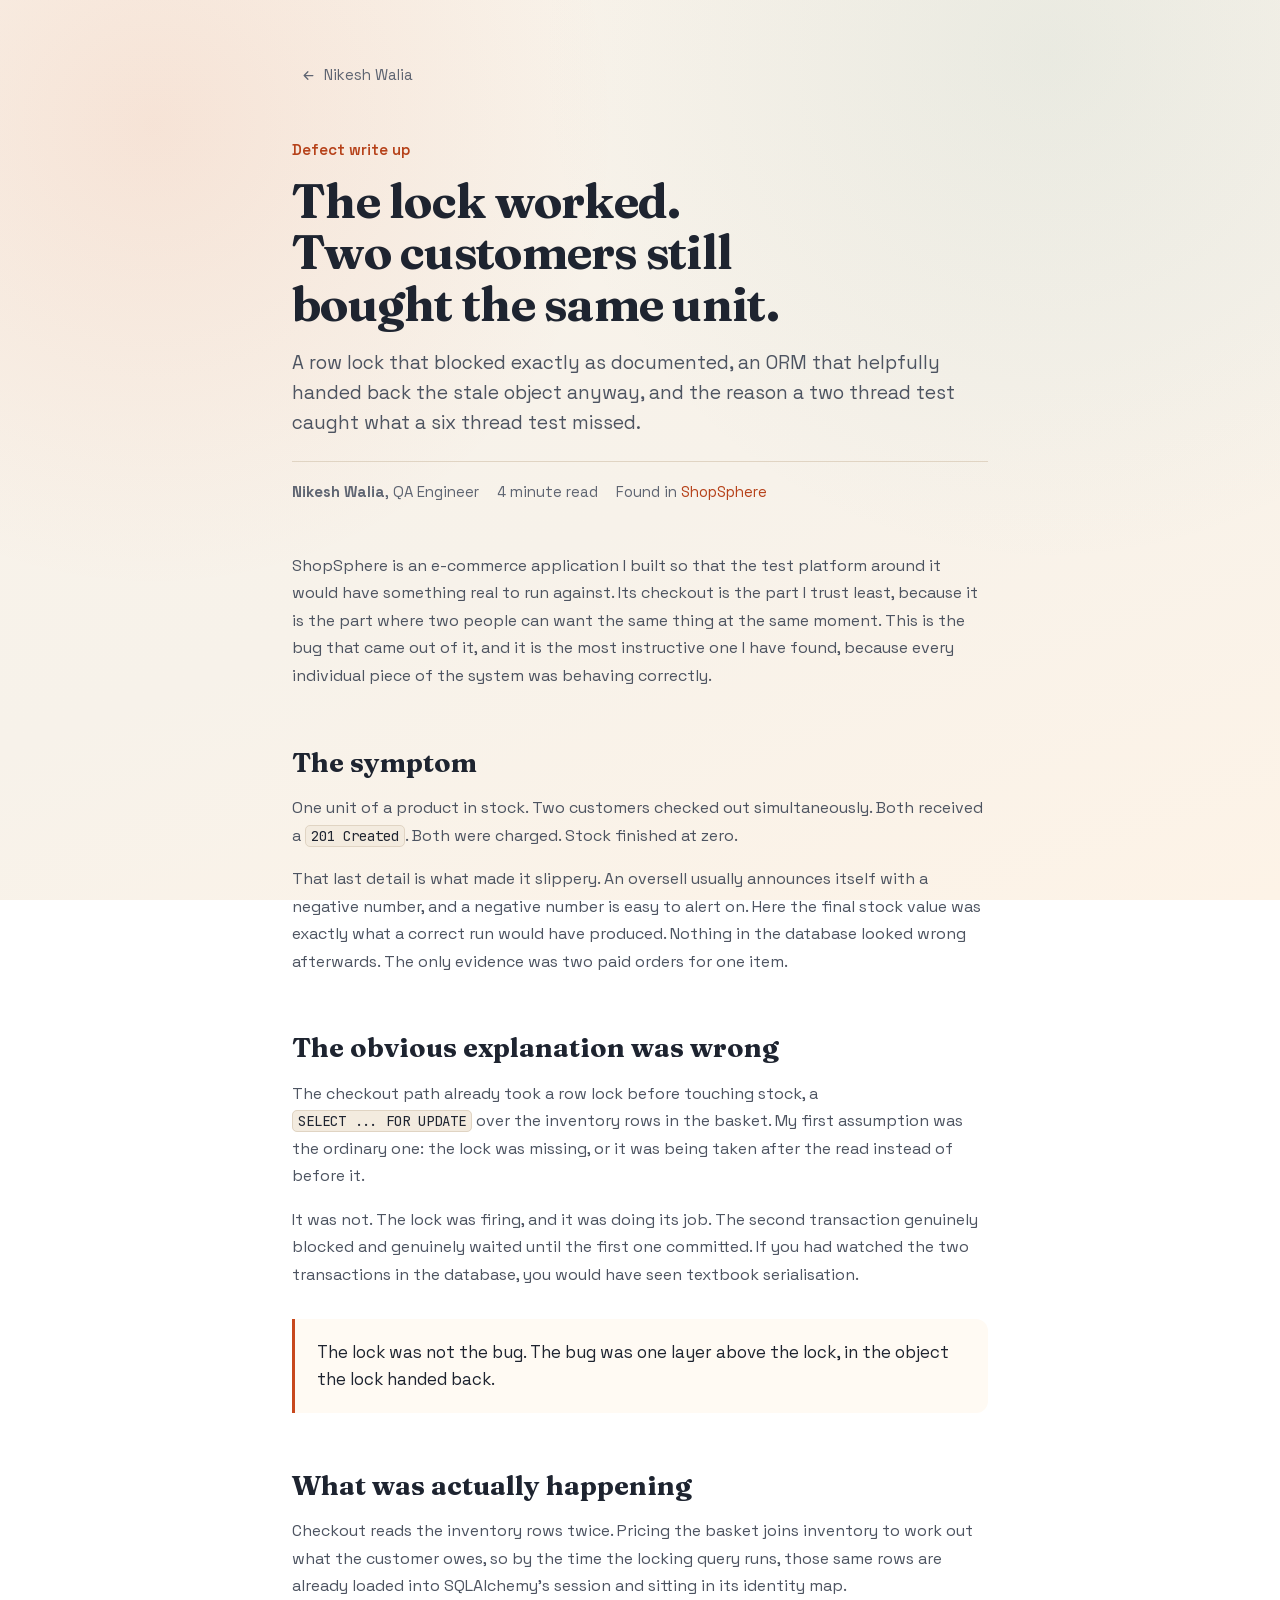
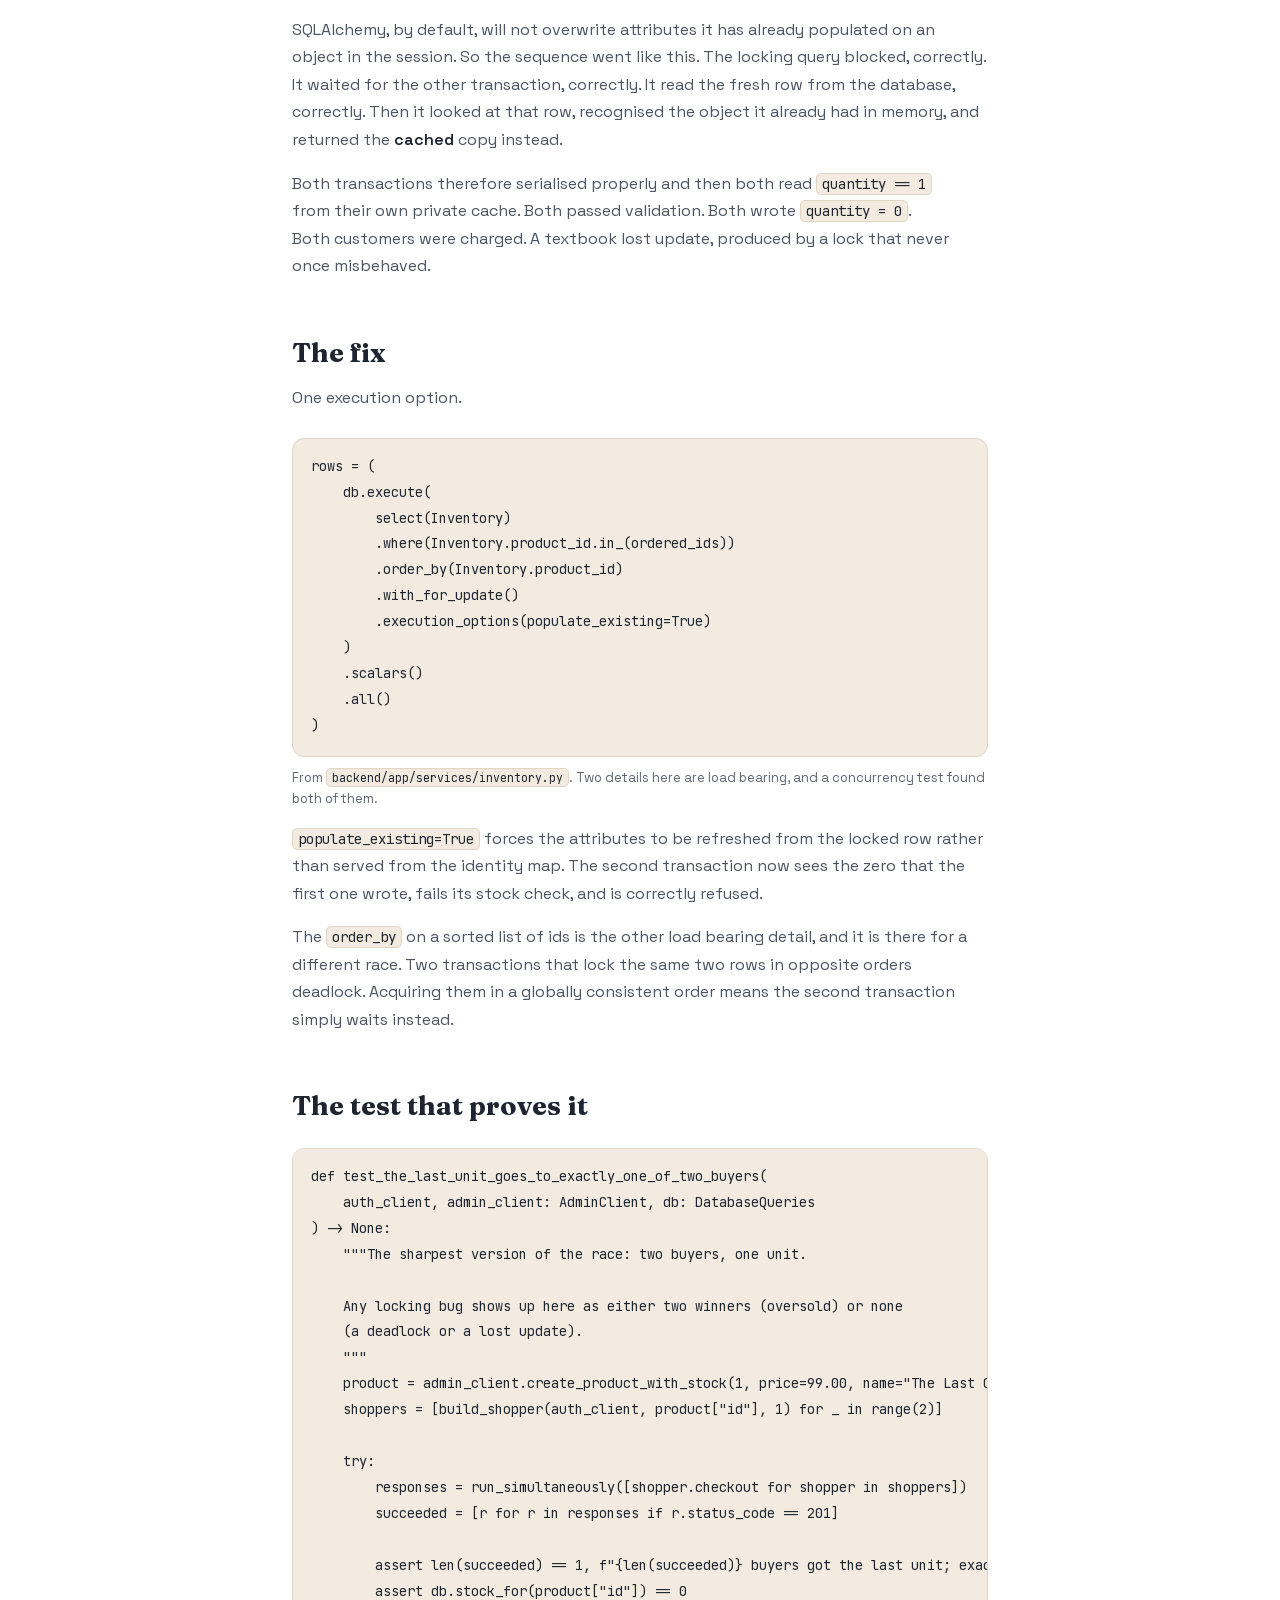
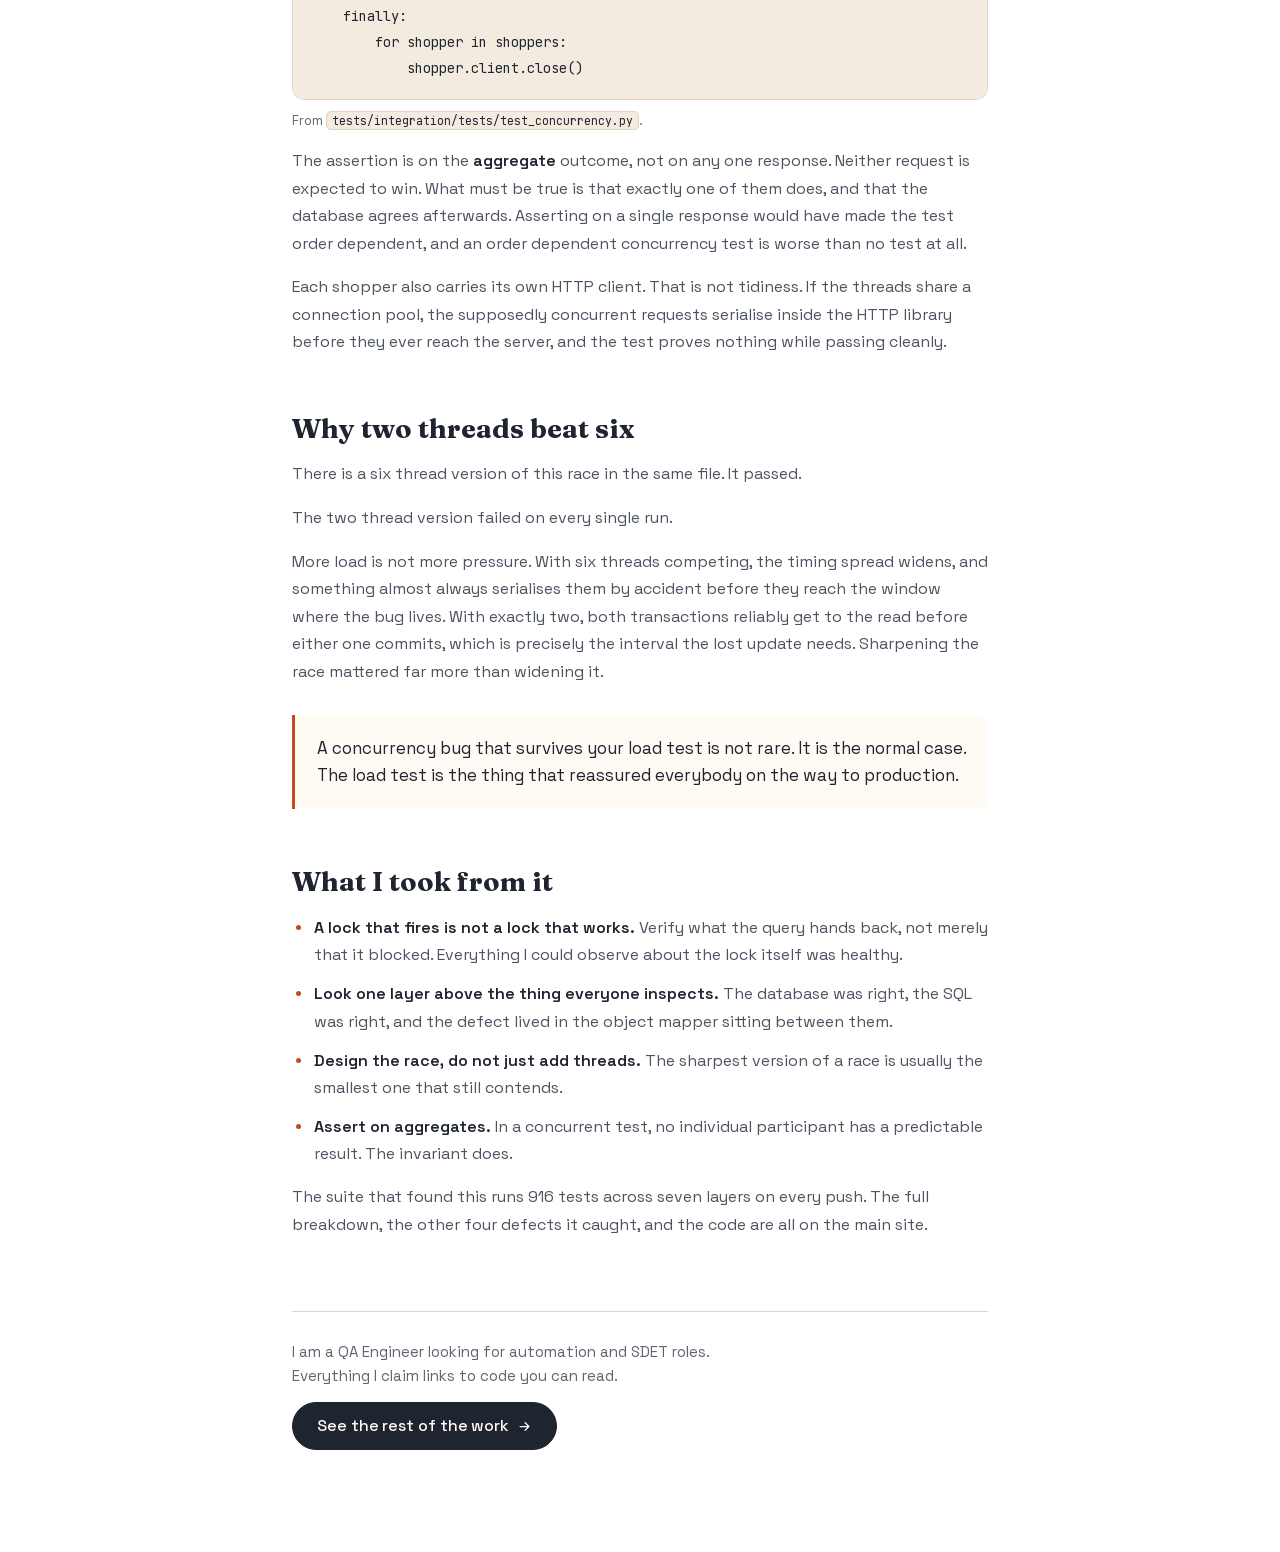
<file: writing/oversell-race/index.html>
<!DOCTYPE html>
<html lang="en" data-theme="light">
<head>
<meta charset="UTF-8">
<meta name="viewport" content="width=device-width, initial-scale=1, viewport-fit=cover">

<title>The lock worked. Two customers still bought the same unit. | Nikesh Walia</title>
<meta name="description" content="A row lock that blocked correctly, an ORM identity map that handed back the stale object anyway, and why the two thread test caught what the six thread test missed.">
<meta name="author" content="Nikesh Walia">
<link rel="canonical" href="https://nikeshwalia.github.io/writing/oversell-race/">

<meta name="theme-color" content="#f7f1e8">

<!-- Same policy as the home page. The hash below covers the inline theme
     resolver only; if that script's bytes change, recompute it or the theme
     stops resolving before paint. -->
<meta http-equiv="Content-Security-Policy" content="default-src 'self'; script-src 'self' 'sha256-ArM/zF9N1DSCy0BsRnz9GAdNbQWt+mR2hnGeRFYz4A0='; style-src 'self' 'unsafe-inline'; img-src 'self' data:; font-src 'self'; connect-src 'self'; object-src 'none'; base-uri 'self'; form-action 'none'">

<meta property="og:type" content="article">
<meta property="og:site_name" content="Nikesh Walia">
<meta property="og:title" content="The lock worked. Two customers still bought the same unit.">
<meta property="og:description" content="A row lock that blocked correctly, an ORM identity map that handed back the stale object anyway, and why the two thread test caught what the six thread test missed.">
<meta property="og:url" content="https://nikeshwalia.github.io/writing/oversell-race/">
<meta property="og:image" content="https://nikeshwalia.github.io/writing/oversell-race/og.png">
<meta property="og:image:width" content="1200">
<meta property="og:image:height" content="630">
<meta property="og:image:alt" content="The lock worked. Two customers still bought the same unit. A write up by Nikesh Walia.">
<meta name="twitter:card" content="summary_large_image">
<meta name="twitter:title" content="The lock worked. Two customers still bought the same unit.">
<meta name="twitter:description" content="A lock that blocked correctly and still lost the update, found by a two thread test that a six thread test missed.">
<meta name="twitter:image" content="https://nikeshwalia.github.io/writing/oversell-race/og.png">

<link rel="icon" href="data:image/svg+xml,%3Csvg xmlns='http://www.w3.org/2000/svg' viewBox='0 0 32 32'%3E%3Crect width='32' height='32' rx='3' fill='%2314110f'/%3E%3Ctext x='16' y='21.5' font-family='ui-monospace,monospace' font-size='13' font-weight='700' fill='%23fff' text-anchor='middle'%3ENW%3C/text%3E%3C/svg%3E">

<link rel="preload" href="/fonts/SpaceGrotesk.woff2" as="font" type="font/woff2" crossorigin>
<link rel="preload" href="/fonts/Fraunces.woff2" as="font" type="font/woff2" crossorigin>

<link rel="stylesheet" href="/css/tokens.css">
<link rel="stylesheet" href="/css/app.css">

<script>
  // Resolve the theme before first paint so there is never a flash of the
  // wrong palette. Deliberately inline and blocking; it is ~20 lines.
  (function () {
    try {
      var p = localStorage.getItem('theme-preference') || 'system';
      var dark = p === 'dark' || (p === 'system' && matchMedia('(prefers-color-scheme: dark)').matches);
      document.documentElement.dataset.theme = dark ? 'dark' : 'light';
    } catch (e) {}
  })();
</script>

<style>
  /* Article page. Deliberately no rail: a person who arrived from a shared
     link came to read one thing, and the site navigation is noise until they
     have. One way back, at the top and at the end. */
  .art { max-width: 760px; margin-inline: auto; padding: clamp(28px, 5vw, 56px) clamp(20px, 5vw, 32px) clamp(64px, 8vw, 104px); }

  .art-back {
    display: inline-flex; align-items: center; gap: 8px;
    font-size: var(--t-sm); color: var(--text-3); text-decoration: none;
    padding: 6px 12px 6px 8px; border-radius: var(--r-full);
    border: 1px solid transparent;
    transition: color 140ms var(--e-out), border-color 140ms var(--e-out), background 140ms var(--e-out);
  }
  .art-back svg { width: 15px; height: 15px; flex: none; }
  .art-back:hover { color: var(--text); border-color: var(--line); background: var(--bg-elev); }

  .art-head { margin-top: clamp(28px, 5vw, 44px); }
  .art-kicker { font-size: var(--t-sm); color: var(--accent-text); font-weight: 600; }
  .art h1 {
    margin-top: 12px;
    font-family: var(--font-display); font-weight: 700;
    font-size: clamp(1.9rem, 4.6vw, 3rem); line-height: 1.08;
    letter-spacing: -0.015em; text-wrap: balance;
  }
  .art-standfirst {
    margin-top: 18px; font-size: clamp(1.02rem, 1.6vw, 1.18rem);
    line-height: 1.6; color: var(--text-2); text-wrap: pretty;
  }
  .art-meta {
    margin-top: 22px; padding-top: 18px; border-top: 1px solid var(--line);
    display: flex; flex-wrap: wrap; gap: 8px 18px;
    font-size: var(--t-sm); color: var(--text-3);
  }
  .art-meta a { color: var(--accent-text); }

  .art-body { margin-top: clamp(32px, 5vw, 48px); }
  .art-body h2 {
    margin-top: clamp(38px, 5vw, 56px); margin-bottom: 14px;
    font-family: var(--font-display); font-weight: 700;
    font-size: clamp(1.35rem, 2.4vw, 1.7rem); line-height: 1.2; text-wrap: balance;
  }
  .art-body p { margin-top: 16px; line-height: 1.72; color: var(--text-2); text-wrap: pretty; }
  .art-body p strong, .art-body li strong { color: var(--text); font-weight: 600; }
  .art-body > p:first-child { margin-top: 0; }
  .art-body ul { margin-top: 16px; padding-left: 0; list-style: none; }
  .art-body ul li {
    position: relative; padding-left: 22px; margin-top: 12px;
    line-height: 1.7; color: var(--text-2); text-wrap: pretty;
  }
  .art-body ul li::before {
    content: ''; position: absolute; left: 4px; top: .68em;
    width: 5px; height: 5px; border-radius: 50%; background: var(--accent);
  }
  .art-body a { color: var(--accent-text); text-underline-offset: 3px; }

  /* Inline identifiers and the code blocks. The mono face is already loaded
     for the home page's snippets, so this costs nothing extra. */
  .art-body code {
    font-family: var(--font-mono); font-size: .88em;
    background: var(--bg-code); border: 1px solid var(--line);
    border-radius: 5px; padding: 1px 5px; color: var(--text);
    overflow-wrap: anywhere;
  }
  .art-fig { margin-top: 26px; }
  .art-fig pre {
    margin: 0; padding: 16px 18px;
    background: var(--bg-code); border: 1px solid var(--line); border-radius: var(--r-md);
    overflow-x: auto; -webkit-overflow-scrolling: touch;
  }
  .art-fig pre code {
    background: none; border: 0; padding: 0; border-radius: 0;
    font-size: .855rem; line-height: 1.62; color: var(--text); white-space: pre;
    overflow-wrap: normal;
  }
  .art-fig pre:focus-visible { outline: 2px solid var(--accent); outline-offset: 2px; }
  .art-fig figcaption { margin-top: 10px; font-size: var(--t-xs); color: var(--text-3); text-wrap: pretty; }

  /* The one claim the whole piece turns on. */
  .art-pull {
    margin-top: 30px; padding: 20px 22px;
    border-left: 3px solid var(--accent);
    background: var(--bg-elev); border-radius: 0 var(--r-md) var(--r-md) 0;
  }
  .art-pull p { margin: 0; color: var(--text); font-size: 1.06rem; line-height: 1.6; }

  .art-end {
    margin-top: clamp(48px, 7vw, 72px); padding-top: 28px;
    border-top: 1px solid var(--line);
    display: flex; flex-wrap: wrap; gap: 14px; align-items: center; justify-content: space-between;
  }
  .art-end-note { font-size: var(--t-sm); color: var(--text-3); max-width: 42ch; text-wrap: pretty; }
  .art-end .btn { flex: none; }

  @media (max-width: 560px) {
    .art-end { flex-direction: column; align-items: stretch; }
    .art-end .btn { justify-content: center; }
  }
</style>
</head>
<body>

<a href="#art" class="skip">Skip to content</a>
<div class="progress" data-progress aria-hidden="true"></div>

<main id="art">
<article class="art">

  <a class="art-back" href="/">
    <svg viewBox="0 0 24 24" fill="none" stroke="currentColor" stroke-width="2" stroke-linecap="round" stroke-linejoin="round" aria-hidden="true"><path d="M19 12H5M11 18l-6-6 6-6"/></svg>
    Nikesh Walia
  </a>

  <header class="art-head">
    <p class="art-kicker">Defect write up</p>
    <h1>The lock worked. Two customers still bought the same unit.</h1>
    <p class="art-standfirst">
      A row lock that blocked exactly as documented, an ORM that helpfully handed back
      the stale object anyway, and the reason a two thread test caught what a six
      thread test missed.
    </p>
    <div class="art-meta">
      <span><strong>Nikesh Walia</strong>, QA Engineer</span>
      <span data-read-time>6 minute read</span>
      <span>Found in <a href="https://github.com/NikeshWalia/shopsphere" target="_blank" rel="noopener noreferrer">ShopSphere</a></span>
    </div>
  </header>

  <div class="art-body">

    <p>
      ShopSphere is an e-commerce application I built so that the test platform around
      it would have something real to run against. Its checkout is the part I trust
      least, because it is the part where two people can want the same thing at the
      same moment. This is the bug that came out of it, and it is the most instructive
      one I have found, because every individual piece of the system was behaving
      correctly.
    </p>

    <h2>The symptom</h2>
    <p>
      One unit of a product in stock. Two customers checked out simultaneously. Both
      received a <code>201&#160;Created</code>. Both were charged. Stock finished at zero.
    </p>
    <p>
      That last detail is what made it slippery. An oversell usually announces itself
      with a negative number, and a negative number is easy to alert on. Here the
      final stock value was exactly what a correct run would have produced. Nothing in
      the database looked wrong afterwards. The only evidence was two paid orders for
      one item.
    </p>

    <h2>The obvious explanation was wrong</h2>
    <p>
      The checkout path already took a row lock before touching stock, a
      <code>SELECT&#160;...&#160;FOR&#160;UPDATE</code> over the inventory rows in the basket. My first
      assumption was the ordinary one: the lock was missing, or it was being taken
      after the read instead of before it.
    </p>
    <p>
      It was not. The lock was firing, and it was doing its job. The second transaction
      genuinely blocked and genuinely waited until the first one committed. If you had
      watched the two transactions in the database, you would have seen textbook
      serialisation.
    </p>

    <div class="art-pull">
      <p>
        The lock was not the bug. The bug was one layer above the lock, in the object
        the lock handed back.
      </p>
    </div>

    <h2>What was actually happening</h2>
    <p>
      Checkout reads the inventory rows twice. Pricing the basket joins inventory to
      work out what the customer owes, so by the time the locking query runs, those
      same rows are already loaded into SQLAlchemy's session and sitting in its
      identity map.
    </p>
    <p>
      SQLAlchemy, by default, will not overwrite attributes it has already populated on
      an object in the session. So the sequence went like this. The locking query
      blocked, correctly. It waited for the other transaction, correctly. It read the
      fresh row from the database, correctly. Then it looked at that row, recognised
      the object it already had in memory, and returned the <strong>cached</strong> copy
      instead.
    </p>
    <p>
      Both transactions therefore serialised properly and then both read
      <code>quantity&#160;==&#160;1</code> from their own private cache. Both passed validation.
      Both wrote <code>quantity&#160;=&#160;0</code>. Both customers were charged. A textbook lost
      update, produced by a lock that never once misbehaved.
    </p>

    <h2>The fix</h2>
    <p>
      One execution option.
    </p>
    <figure class="art-fig">
<pre tabindex="0"><code>rows = (
    db.execute(
        select(Inventory)
        .where(Inventory.product_id.in_(ordered_ids))
        .order_by(Inventory.product_id)
        .with_for_update()
        .execution_options(populate_existing=True)
    )
    .scalars()
    .all()
)</code></pre>
      <figcaption>From <code>backend/app/services/inventory.py</code>. Two details here are load bearing, and a concurrency test found both of them.</figcaption>
    </figure>
    <p>
      <code>populate_existing=True</code> forces the attributes to be refreshed from the
      locked row rather than served from the identity map. The second transaction now
      sees the zero that the first one wrote, fails its stock check, and is correctly
      refused.
    </p>
    <p>
      The <code>order_by</code> on a sorted list of ids is the other load bearing detail,
      and it is there for a different race. Two transactions that lock the same two rows
      in opposite orders deadlock. Acquiring them in a globally consistent order means
      the second transaction simply waits instead.
    </p>

    <h2>The test that proves it</h2>
    <figure class="art-fig">
<pre tabindex="0"><code>def test_the_last_unit_goes_to_exactly_one_of_two_buyers(
    auth_client, admin_client: AdminClient, db: DatabaseQueries
) -> None:
    """The sharpest version of the race: two buyers, one unit.

    Any locking bug shows up here as either two winners (oversold) or none
    (a deadlock or a lost update).
    """
    product = admin_client.create_product_with_stock(1, price=99.00, name="The Last One")
    shoppers = [build_shopper(auth_client, product["id"], 1) for _ in range(2)]

    try:
        responses = run_simultaneously([shopper.checkout for shopper in shoppers])
        succeeded = [r for r in responses if r.status_code == 201]

        assert len(succeeded) == 1, f"{len(succeeded)} buyers got the last unit; exactly one must"
        assert db.stock_for(product["id"]) == 0
    finally:
        for shopper in shoppers:
            shopper.client.close()</code></pre>
      <figcaption>From <code>tests/integration/tests/test_concurrency.py</code>.</figcaption>
    </figure>
    <p>
      The assertion is on the <strong>aggregate</strong> outcome, not on any one response.
      Neither request is expected to win. What must be true is that exactly one of them
      does, and that the database agrees afterwards. Asserting on a single response
      would have made the test order dependent, and an order dependent concurrency test
      is worse than no test at all.
    </p>
    <p>
      Each shopper also carries its own HTTP client. That is not tidiness. If the threads
      share a connection pool, the supposedly concurrent requests serialise inside the
      HTTP library before they ever reach the server, and the test proves nothing while
      passing cleanly.
    </p>

    <h2>Why two threads beat six</h2>
    <p>
      There is a six thread version of this race in the same file. It passed.
    </p>
    <p>
      The two thread version failed on every single run.
    </p>
    <p>
      More load is not more pressure. With six threads competing, the timing spread
      widens, and something almost always serialises them by accident before they reach
      the window where the bug lives. With exactly two, both transactions reliably get
      to the read before either one commits, which is precisely the interval the lost
      update needs. Sharpening the race mattered far more than widening it.
    </p>

    <div class="art-pull">
      <p>
        A concurrency bug that survives your load test is not rare. It is the normal
        case. The load test is the thing that reassured everybody on the way to
        production.
      </p>
    </div>

    <h2>What I took from it</h2>
    <ul>
      <li>
        <strong>A lock that fires is not a lock that works.</strong> Verify what the
        query hands back, not merely that it blocked. Everything I could observe about
        the lock itself was healthy.
      </li>
      <li>
        <strong>Look one layer above the thing everyone inspects.</strong> The database
        was right, the SQL was right, and the defect lived in the object mapper sitting
        between them.
      </li>
      <li>
        <strong>Design the race, do not just add threads.</strong> The sharpest version
        of a race is usually the smallest one that still contends.
      </li>
      <li>
        <strong>Assert on aggregates.</strong> In a concurrent test, no individual
        participant has a predictable result. The invariant does.
      </li>
    </ul>

    <p>
      The suite that found this runs 916 tests across seven layers on every push. The
      full breakdown, the other four defects it caught, and the code are all on the
      main site.
    </p>

  </div>

  <div class="art-end">
    <p class="art-end-note">
      I am a QA Engineer looking for automation and SDET roles. Everything I claim links
      to code you can read.
    </p>
    <a class="btn btn--primary" href="/#work">
      See the rest of the work
      <svg viewBox="0 0 24 24" fill="none" stroke="currentColor" stroke-width="2" stroke-linecap="round" stroke-linejoin="round" aria-hidden="true"><path d="M5 12h14M13 6l6 6-6 6"/></svg>
    </a>
  </div>

</article>
</main>

<script type="module" src="/js/article.js"></script>
</body>
</html>
</file>
<file: css/tokens.css>
/* ==========================================================================
   Self-hosted fonts (latin subset, woff2).
   Served from the same origin, so there is no third-party DNS lookup, TLS
   handshake or render-blocking stylesheet from fonts.googleapis.com: which was costing ~1.3s of blocking time before first paint.
   ========================================================================== */

/* Variable faces: one file per family carries the whole weight axis.
   Declaring a weight RANGE means three @font-face rules do not become three
   downloads of the same binary: which is what was happening before
   (InterTight-400/500/600 were byte-identical, SHA-256 77FEFE8CA19B9F69, as
   were JetBrainsMono-400/500). 121,176 bytes of a 299 KB page were duplicate.
   Verified by rendering 400/500/600 from a single binary: all distinct. */
@font-face {
  font-family: 'Space Grotesk';
  font-style: normal;
  font-weight: 300 700;
  font-display: swap;
  src: url('../fonts/SpaceGrotesk.woff2') format('woff2');
  unicode-range: U+0000-00FF, U+0131, U+0152-0153, U+02BB-02BC, U+02C6, U+02DA,
                 U+02DC, U+0304, U+0308, U+0329, U+2000-206F, U+20AC, U+2122,
                 U+2191, U+2193, U+2212, U+2215, U+FEFF, U+FFFD;
}

@font-face {
  font-family: 'Fraunces';
  font-style: normal;
  font-weight: 500 700;
  font-display: swap;
  src: url('../fonts/Fraunces.woff2') format('woff2');
  unicode-range: U+0000-00FF, U+0131, U+0152-0153, U+02BB-02BC, U+02C6, U+02DA,
                 U+02DC, U+0304, U+0308, U+0329, U+2000-206F, U+20AC, U+2122,
                 U+2191, U+2193, U+2212, U+2215, U+FEFF, U+FFFD;
}

@font-face {
  font-family: 'JetBrains Mono';
  font-style: normal;
  font-weight: 400 500;
  font-display: swap;
  src: url('../fonts/JetBrainsMono.woff2') format('woff2');
  unicode-range: U+0000-00FF, U+0131, U+0152-0153, U+02BB-02BC, U+02C6, U+02DA,
                 U+02DC, U+0304, U+0308, U+0329, U+2000-206F, U+20AC, U+2122,
                 U+2191, U+2193, U+2212, U+2215, U+FEFF, U+FFFD;
}

/* Metric-adjusted fallback, so the swap never shifts layout.
   Values MEASURED with canvas TextMetrics against Arial, not copied from a
   generator: Space Grotesk sets the same string 105.6% as wide, with ascent
   98 and descent 29 per 100px against Arial's 91 and 21. */
@font-face {
  font-family: 'Grotesk Fallback';
  src: local('Arial');
  ascent-override: 92.8%;
  descent-override: 27.5%;
  line-gap-override: 0%;
  size-adjust: 105.6%;
}

/* ==========================================================================
   Design tokens: the single source of truth for the visual system.
   Nothing below this file hard-codes a colour, size, easing or duration.
   ========================================================================== */

:root {
  /* ---- Type ------------------------------------------------------------ */
  /* The metric-adjusted fallback sits second so the pre-swap frame renders
     with Plus Jakarta Sans's metrics: that, not luck, is what holds CLS at 0. */
  --font-sans: 'Space Grotesk', 'Grotesk Fallback', system-ui, -apple-system, 'Segoe UI', sans-serif;
  --font-display: 'Fraunces', Georgia, 'Times New Roman', serif;
  --font-mono: 'JetBrains Mono', ui-monospace, 'SF Mono', 'Cascadia Mono', monospace;

  /* Fluid scale. Rebalanced: the previous ramp put an 88px H1 against a 15px
     body: a 5.8x jump with nothing occupying the middle, so the page read as
     a poster followed by fine print. Body is up to 16px, the lede to 18px,
     and the display sizes come down, which closes the gap to ~3.75x and gives
     the eye a genuine sequence to walk down. */
  /* Nothing on the page is allowed below --t-micro (12px). The previous ramp
     put nine labels at 10px, which is below comfortable reading size for most
     people and unreadable for anyone skimming. Mono runs a step larger than
     sans at the same nominal size looks smaller, because its lowercase is
     narrower and set on a fixed advance. */
  --t-micro: 0.75rem;
  --t-mono:  0.8125rem;
  --t-xs:    0.8125rem;
  --t-sm:    0.9375rem;
  --t-base:  1rem;
  --t-md:    1.125rem;
  --t-lg:    clamp(1.1875rem, 0.4vw + 1.05rem, 1.375rem);
  --t-xl:    clamp(1.5rem,  1.1vw + 1.1rem, 2rem);
  --t-2xl:   clamp(1.75rem, 1.7vw + 1.1rem, 2.5rem);
  --t-3xl:   clamp(2.75rem, 4.4vw + 0.9rem, 5rem);

  --lh-tight: 1.05;
  --lh-snug:  1.28;
  --lh-body:  1.62;

  --tr-tight: -0.045em;
  --tr-snug:  -0.02em;
  --tr-wide:  0.08em;

  /* ---- Space (4px base) ------------------------------------------------ */
  --s-1: 4px;   --s-2: 8px;   --s-3: 12px;  --s-4: 16px;
  --s-5: 20px;  --s-6: 24px;  --s-8: 32px;  --s-10: 40px;
  --s-12: 48px; --s-16: 64px; --s-20: 80px; --s-24: 96px;
  /* Sections carry this on BOTH edges, so the seam between two sections is
     DOUBLE this value plus whatever inner padding the last block contributes.
     Measured at 2560px: 88px here produced 209-230px seams. 64px lands the
     ink-to-ink seam at ~135px, which reads as rhythm rather than a void. */
  --s-section: clamp(56px, 6vw, 82px);   /* hers: padding 82px 0 */

  /* ---- Layout ---------------------------------------------------------- */
  --wrap: 1180px;
  --gutter: clamp(20px, 4vw, 48px);
  --rail: 148px;              /* mono label column, docs-style */
  /* 60px with 13px links read as a toolbar bolted onto the page rather than
     part of it. Scaled to sit in proportion with a 3.75rem display scale. */
  --header-h: 78px;

  /* ---- Radius ---------------------------------------------------------- */
  /* Matched to the reference: nav items 12px, cards 16px, panels 20px,
     buttons fully round. Sharp corners were reading as severe. */
  --r-sm: 8px; --r-md: 12px; --r-lg: 16px; --r-xl: 20px; --r-full: 999px;

  /* Entrance travel. AOS's fade-up uses 100px; 64px is enough to read as
     motion on a denser page without the content visibly jumping. */
  --rise: 64px;

  /* ---- Motion ---------------------------------------------------------- */
  --e-out:   cubic-bezier(.33, 1, .68, 1);      /* ease-out-cubic, as the reference uses */
  --e-inout: cubic-bezier(.4, 0, .2, 1);        /* state changes */
  --d-fast: 120ms;
  --d-base: 220ms;
  /* 620ms with a 10px travel spent ~465ms in imperceptible opacity crawl:
     the expo-out easing covers ~80% of the distance in the first ~155ms.
     Shorter duration + longer travel makes the whole animation legible. */
  --d-slow: 850ms;   /* hers: AOS duration 850 */
  --stagger: 100ms;  /* hers: data-aos-delay 100-150 */

  /* ---- Light theme -----------------------------------------------------
     Warm paper and a rust accent. Cream reads as printed matter, and rust is
     a long way from the indigo every generated page ships. The rail is a deep
     navy so the person and the navigation sit on a different surface from the
     content, which is what makes the layout legible at a glance.
     ---------------------------------------------------------------------- */
  --bg:        #f7f1e8;
  --bg-elev:   #fffaf3;
  --bg-sunken: #efe6d9;
  --bg-code:   #f3ebdf;

  --text:   #1e2430;
  --text-2: #4d5461;
  /* 5.2:1 on --bg. */
  --text-3: #5f6572;

  --selection: rgba(224, 90, 42, .18);

  --line:   #e0d4c3;
  --line-2: #cbbca7;

  --accent:      #c8481d;
  --accent-text: #b6421a;
  --accent-weak: rgba(224, 90, 42, .10);
  --on-accent:   #fffaf3;

  --accent-2:    #c8481d;
  --grad: none;

  /* These colour text, so they carry the text-safe rust: #c8481d measures
     4.24:1 on cream and fails AA at small sizes. */
  --hue-1: #b6421a; --hue-2: #b6421a; --hue-3: #b6421a;
  --hue-4: #b6421a; --hue-5: #b6421a;

  --pass: #14713f;
  --fail: #b3261e;
  --warn: #8a5a00;

  /* The rail. Its own surface, dark in both themes. */
  --rail-bg:   #121723;
  --rail-bg-2: #1b2231;
  --rail-text: #eef1f6;
  --rail-mute: #98a1b3;
  --rail-line: #2a3244;
  /* Accent text ON the rail. The page accent is tuned for cream and drops to
     3.22:1 on this navy; this clears 4.83:1 and is the reference's own rust. */
  --rail-accent: #e05a2a;
  --rail-fill:   #c8481d;   /* white text on this = 4.77:1 */

  --glow: transparent;
  --mesh-1: transparent; --mesh-2: transparent; --mesh-3: transparent;
  --grain-o: 0;
  --glow-card: none; --glow-card-hi: none;

  --shadow-1: none;
  --shadow-2: 0 1px 2px rgba(30, 36, 48, .07);
  --shadow-3: 0 14px 36px -18px rgba(30, 36, 48, .28);

  color-scheme: light;
}

/* ---- Dark theme --------------------------------------------------------
   Not an inversion. Backgrounds are near-black with a cool cast, text is
   held below pure white to cut halation, and the accent is lifted in
   lightness so it keeps contrast against a dark field.
   ---------------------------------------------------------------------- */
[data-theme='dark'] {
  --bg:        #14161d;
  --bg-elev:   #1b1e27;
  --bg-sunken: #0f1116;
  --bg-code:   #191c24;

  --text:   #eef1f6;
  --text-2: #a8b0c0;
  --text-3: #939bab;

  --selection: rgba(240, 120, 70, .28);

  --line:   #272b36;
  --line-2: #3a3f4d;

  --accent:      #f07846;
  --accent-text: #f78e60;
  --accent-weak: rgba(240, 120, 70, .14);
  --on-accent:   #14161d;

  --accent-2:    #f07846;
  --grad: none;

  --hue-1: #f07846; --hue-2: #f07846; --hue-3: #f07846;
  --hue-4: #f07846; --hue-5: #f07846;

  --pass: #4cc38a;
  --fail: #ff6b60;
  --warn: #e0a020;

  --rail-bg:   #0d1017;
  --rail-bg-2: #14181f;
  --rail-text: #eef1f6;
  --rail-mute: #8f97a6;
  --rail-line: #242a36;
  --rail-accent: #e05a2a;   /* 5.13:1 on the dark rail */
  --rail-fill:   #c8481d;   /* white text on this = 4.77:1, both themes */

  --glow: transparent;
  --mesh-1: transparent; --mesh-2: transparent; --mesh-3: transparent;
  --grain-o: 0;
  --glow-card: none; --glow-card-hi: none;

  --shadow-1: none;
  --shadow-2: 0 1px 2px rgba(0, 0, 0, .5);
  --shadow-3: 0 14px 36px -18px rgba(0, 0, 0, .8);

  color-scheme: dark;
}
</file>
<file: css/app.css>
/* ==========================================================================
   app.css: base, layout primitives, components, sections.
   Depends on tokens.css. Colours and durations come from tokens, with two
   deliberate exceptions: the dark-mode inset highlight (a hairline alpha
   white that is not a palette colour) and the print block (which targets
   physical paper, not either theme).
   ========================================================================== */

/* --------------------------------------------------------------------------
   Base
   -------------------------------------------------------------------------- */
*, *::before, *::after { box-sizing: border-box; margin: 0; padding: 0; }

html {
  -webkit-text-size-adjust: 100%;
  scroll-behavior: smooth;
  scroll-padding-top: calc(var(--header-h) + var(--s-6));
}

body {
  font-family: var(--font-sans);
  font-size: var(--t-base);
  line-height: var(--lh-body);
  color: var(--text);
  background: var(--bg);
  -webkit-font-smoothing: antialiased;
  -moz-osx-font-smoothing: grayscale;
  font-feature-settings: 'cv11', 'ss01';
  overflow-x: hidden;
}

img, svg, video { display: block; max-width: 100%; }
ul, ol { list-style: none; }
a { color: inherit; text-decoration: none; }
button { font: inherit; color: inherit; background: none; border: 0; cursor: pointer; }

::selection { background: var(--selection); color: var(--accent-text); }

:focus-visible {
  outline: 2px solid var(--accent);
  outline-offset: 3px;
  border-radius: var(--r-sm);
}

.sr-only {
  position: absolute; width: 1px; height: 1px;
  padding: 0; margin: -1px; overflow: hidden;
  clip: rect(0 0 0 0); white-space: nowrap; border: 0;
}

.skip {
  position: fixed; top: var(--s-4); left: var(--s-4);
  z-index: 300;
  padding: var(--s-3) var(--s-5);
  border-radius: var(--r-md);
  background: var(--accent); color: var(--on-accent);
  font-weight: 500;
  transform: translateY(-200%);
  transition: transform var(--d-base) var(--e-out);
}
.skip:focus { transform: none; }

/* --------------------------------------------------------------------------
   Ambient layers: mesh, grain, scroll progress.

   The page has three stacked backdrops: a slow drifting colour mesh, a fixed
   film grain, and the content. Grain is the piece that stops large gradient
   fields reading as flat CSS: it breaks up the banding that 8-bit gradients
   produce and gives the surface a physical quality.
   -------------------------------------------------------------------------- */
.mesh {
  /* Retired. The drifting colour fields were decoration that said nothing;
     the element stays in the markup only so the HTML need not change, and
     it now costs nothing to paint. */
  display: none;
}


/* One fixed grain plane for the whole document rather than per-section, so
   the texture never shifts relative to the viewport while scrolling. */
.grain { display: none; }

/* Scroll progress: a 2px gradient rule pinned under the header. */
.progress {
  position: fixed;
  top: 0; left: 0;
  height: 2px;
  width: 100%;
  z-index: 120;
  transform: scaleX(var(--p, 0));
  transform-origin: left;
  background: var(--text);
  pointer-events: none;
}

/* Gradient display text. -webkit-text-fill-color is the only cross-browser
   way to clip a gradient to glyphs; the colour fallback below it is what
   renders if background-clip:text is unsupported. */
.grad-text {
  color: var(--text);
  background: none;
  -webkit-text-fill-color: currentColor;
  box-shadow: inset 0 -2px 0 var(--line-2);
}
@supports not ((-webkit-background-clip: text) or (background-clip: text)) {
  .grad-text { -webkit-text-fill-color: currentColor; }
}

/* --------------------------------------------------------------------------
   Layout primitives
   -------------------------------------------------------------------------- */
.wrap {
  width: 100%;
  max-width: var(--wrap);
  margin-inline: auto;
  padding-inline: var(--gutter);
}

/* Documentation-style rail: a mono label column beside the content column.
   One rule drives the rhythm of every section on the page. */
.rail { display: block; }
/* The section number now sits inline above its heading rather than in a
   column of its own. */
.rail-label {
  display: flex;
  align-items: baseline;
  gap: var(--s-3);
  margin-bottom: var(--s-3);
  font-family: var(--font-sans);
  font-size: var(--t-micro);
  font-weight: 600;
  color: var(--text-3);
}
.rail-label span {
  font-size: var(--t-micro);
  font-weight: 700;
  color: var(--accent-text);
}
/* Text colours must come from the text ramp, never the border ramp: --line-2 as a foreground measured 1.44:1. */
/* No opacity here: it composites a passing token down to 3.19:1. Hierarchy
   comes from position and casing instead. */
.rail-label span { display: block; color: var(--text-3); margin-bottom: var(--s-1); }

.section { padding-block: var(--s-section); border-top: 1px solid var(--line); }
/* Follows the hero directly, so it needs no divider and less air above it: the hero already carries its own generous bottom padding. A slim band gets
   slim padding on both edges, not just the top. */
/* Removing the hero's keyboard hint shortened that column, which pulled the
   Impact band up tight against it. Restore the separation on this band
   rather than re-padding the hero, so the hero's own rhythm is untouched. */
.section--tight { border-top: 0; padding-block: var(--s-20) var(--s-12); }
.section-head { margin-bottom: var(--s-12); }

.h-section {
  font-size: var(--t-2xl);
  font-weight: 600;
  line-height: var(--lh-snug);
  letter-spacing: var(--tr-tight);
  text-wrap: balance;
}
.h-sub {
  margin-top: var(--s-4);
  max-width: 56ch;
  color: var(--text-2);
  font-size: var(--t-md);
  text-wrap: pretty;
}

/* --------------------------------------------------------------------------
   Components: buttons
   -------------------------------------------------------------------------- */
.btn {
  --btn-bg: transparent;
  --btn-fg: var(--text);
  display: inline-flex;
  align-items: center;
  justify-content: center;
  gap: var(--s-2);
  height: 48px;
  padding-inline: var(--s-6);
  border-radius: var(--r-full);   /* hers: 999px */
  background: var(--btn-bg);
  color: var(--btn-fg);
  font-size: var(--t-sm);
  font-weight: 500;
  letter-spacing: -0.005em;
  white-space: nowrap;
  transition: background var(--d-fast) var(--e-inout),
              border-color var(--d-fast) var(--e-inout),
              box-shadow var(--d-fast) var(--e-inout),
              transform var(--d-fast) var(--e-inout);
}
.btn svg { width: 15px; height: 15px; flex: none; }

/* Press feedback. :hover never fires on touch, so without :active the
   majority device gets no acknowledgement that a tap registered. Instant in,
   eased out: the asymmetry is what makes a press feel responsive rather
   than laggy. Deliberately OUTSIDE the reduced-motion block: this is
   feedback, not decoration, and that block already neutralises the easing. */
.btn--sm {
  height: 36px;
  padding-inline: var(--s-5);
  font-size: var(--t-xs);
  border-radius: var(--r-full);
}
.btn--sm svg { width: 15px; height: 15px; }

.btn:active { transform: scale(.975); transition-duration: 0ms; }

.case-links > a:active,
.channel:active,
.cmdk-item:active,
.case-detail > summary:active,
.theme-switch button:active,
.icon-btn:active,
.nav a:active,


/* The one gradient-filled control on the page. Reserving the gradient for a
   single primary action is what keeps it feeling deliberate. */
.btn--primary {
  --btn-bg: var(--text);
  --btn-fg: var(--bg-elev);
  border: 1px solid var(--text);
}
.btn--primary:hover { --btn-bg: #000; }
[data-theme='dark'] .btn--primary:hover { --btn-bg: #fff; }


.btn--ghost {
  border: 1px solid var(--line-2);
  --btn-fg: var(--text);
}
.btn--ghost:hover { background: var(--bg-elev); border-color: var(--text-3); }

.btn--quiet { --btn-fg: var(--text-2); padding-inline: var(--s-3); }
.btn--quiet:hover { --btn-fg: var(--text); background: var(--bg-sunken); }

/* --------------------------------------------------------------------------
   Reveal highlight: the Fluent interaction. A pointer-tracked radial glow
   on card borders (::before, masked to the 1px ring) and a fainter surface
   wash (::after). JS sets --rvl-x/--rvl-y per card, rAF-coalesced; opacity
   fades in only while the pointer is inside the card's scope.
   -------------------------------------------------------------------------- */
.rvl { position: relative; }
.rvl::before,
.rvl::after {
  content: '';
  position: absolute;
  border-radius: inherit;
  pointer-events: none;
  opacity: var(--rvl-o, 0);
  transition: opacity var(--d-slow) var(--e-out);
}
/* Border ring */
.rvl::before {
  inset: -1px;
  padding: 1px;
  background: radial-gradient(
    300px circle at var(--rvl-x, 50%) var(--rvl-y, 50%),
    color-mix(in srgb, var(--accent) 60%, transparent),
    transparent 72%
  );
  -webkit-mask: linear-gradient(#000 0 0) content-box, linear-gradient(#000 0 0);
  -webkit-mask-composite: xor;
          mask: linear-gradient(#000 0 0) content-box, linear-gradient(#000 0 0);
          mask-composite: exclude;
}
/* Surface wash */
.rvl::after {
  inset: 0;
  background: radial-gradient(
    360px circle at var(--rvl-x, 50%) var(--rvl-y, 50%),
    color-mix(in srgb, var(--accent) 5%, transparent),
    transparent 70%
  );
}

/* --------------------------------------------------------------------------
   Components: chips, kbd, meta
   -------------------------------------------------------------------------- */
.chip {
  display: inline-flex;
  align-items: center;
  gap: var(--s-2);
  padding: 3px var(--s-3);
  border: 1px solid var(--line);
  border-radius: var(--r-full);
  background: var(--bg-elev);
  font-size: var(--t-xs);
  color: var(--text-2);
}
.chip--mono { font-size: var(--t-mono); }

kbd {
  display: inline-grid;
  place-items: center;
  min-width: 21px; height: 21px;
  padding-inline: 6px;
  border: 1px solid var(--line-2);
  border-bottom-width: 2px;
  border-radius: var(--r-sm);
  background: var(--bg-elev);
  font-family: var(--font-mono);
  font-size: var(--t-micro);
  color: var(--text-2);
}

.dot {
  width: 6px; height: 6px;
  border-radius: 50%;
  background: var(--pass);
  flex: none;
  box-shadow: 0 0 0 3px color-mix(in srgb, var(--pass) 18%, transparent);
}

/* --------------------------------------------------------------------------
   Header
   -------------------------------------------------------------------------- */
.header {
  position: sticky; top: 0; z-index: 100;
  height: var(--header-h);
  background: color-mix(in srgb, var(--bg) 78%, transparent);
  backdrop-filter: blur(14px) saturate(1.6);
  -webkit-backdrop-filter: blur(14px) saturate(1.6);
  border-bottom: 1px solid transparent;
  transition: border-color var(--d-base) var(--e-inout);
}
.header[data-stuck='true'] { border-bottom-color: var(--line); }

.header-inner { display: flex; align-items: center; gap: var(--s-4); height: 100%; }

.brand {
  display: flex; align-items: center; gap: var(--s-3);
  font-weight: 700; letter-spacing: var(--tr-snug);
  font-size: var(--t-md);
  flex: none;
}
/* Weight and tracking match the favicon so the two marks read as one system.
   No negative letter-spacing: at 12px it made the N and W collide. */
.brand-mark {
  display: grid; place-items: center;
  width: 34px; height: 34px;
  border-radius: var(--r-md);
  background: var(--text); color: var(--bg-elev);
  font-family: var(--font-mono);
  font-size: 13px; font-weight: 700;
  line-height: 1;
}

.nav { position: relative; margin-left: auto; display: flex; align-items: center; gap: var(--s-1); }
.nav a {
  position: relative;
  padding: var(--s-3) var(--s-4);
  border-radius: var(--r-md);
  font-size: var(--t-sm);
  font-weight: 500;
  color: var(--text-2);
  transition: color var(--d-fast) var(--e-inout), background var(--d-fast) var(--e-inout);
}
.nav a:hover { color: var(--text); background: var(--bg-sunken); }
.nav a[aria-current='location'] { color: var(--text); }

/* --------------------------------------------------------------------------
   Dropdown navigation.

   Disclosure on :hover AND :focus-within, with no JS to open it. The top
   level stays a real link, so clicking "Work" still goes to Work: a keyboard
   user tabs onto it, the panel opens because focus is inside the item, and
   the next Tab lands on the first panel link. Nothing is display:none while
   focus is in it, so the tab order is never broken.
   Desktop only: the whole nav is replaced by the command palette below 780px,
   where a hover-triggered menu would be unusable anyway.
   -------------------------------------------------------------------------- */
.nav-item { position: relative; display: flex; align-items: center; }
.nav-item > a { display: inline-flex; align-items: center; gap: 5px; }
.nav-chev {
  width: 14px; height: 14px;
  flex: none;
  color: var(--text-2);
  transition: transform var(--d-fast) var(--e-inout), color var(--d-fast) var(--e-inout);
}
.nav-item:hover .nav-chev,
.nav-item:focus-within .nav-chev { transform: rotate(180deg); color: var(--text-2); }

.nav-panel {
  position: absolute;
  top: 100%; left: 50%;
  z-index: 20;
  min-width: 268px;
  padding: var(--s-2);
  border: 1px solid var(--line);
  border-radius: var(--r-lg);
  background: var(--bg-elev);
  box-shadow: var(--shadow-3);
  opacity: 0;
  visibility: hidden;
  transform: translate(-50%, -4px);
  transition: opacity var(--d-fast) var(--e-inout),
              transform var(--d-fast) var(--e-out),
              visibility var(--d-fast);
}
/* The 10px gap between trigger and panel would drop the hover the moment the
   pointer crossed it. This bridge keeps the item hovered on the way down. */
.nav-panel::before {
  content: '';
  position: absolute;
  inset: -12px 0 auto 0;
  height: 14px;
}
.nav-item:hover .nav-panel,
.nav-item:focus-within .nav-panel {
  opacity: 1;
  visibility: visible;
  transform: translate(-50%, 6px);
}
/* Escape sets this while focus stays on the trigger; without it :focus-within
   would keep the panel open and Escape would appear to do nothing. */
.nav-item[data-dismissed='true'] .nav-panel {
  opacity: 0;
  visibility: hidden;
  transform: translate(-50%, -4px);
}
.nav-item[data-dismissed='true']:last-of-type .nav-panel { transform: translate(0, -4px); }
.nav-item[data-dismissed='true'] .nav-chev { transform: none; }

.nav-panel--wide {
  min-width: 520px;
  display: grid;
  grid-template-columns: repeat(2, minmax(0, 1fr));
  gap: 2px;
}

/* Panel rows: two lines, so the label can carry context instead of being a
   bare repeat of the section name. */
.nav-panel a {
  display: flex;
  flex-direction: column;
  gap: 1px;
  padding: var(--s-2) var(--s-3);
  border-radius: var(--r-md);
  color: var(--text);
}
.nav-panel a:hover, .nav-panel a:focus-visible { background: var(--bg-sunken); }
.nav-t {
  display: inline-flex; align-items: center; gap: 5px;
  font-size: var(--t-xs);
  font-weight: 600;
  color: var(--text);
}
.nav-d {
  font-size: var(--t-micro);
  color: var(--text-3);
  line-height: 1.4;
}
.nav-ext { width: 11px; height: 11px; color: var(--text-3); flex: none; }
.nav-sep { grid-column: 1 / -1; height: 1px; border: 0; background: var(--line); margin: var(--s-2) var(--s-3); }

/* A panel at the right edge of a 1180px wrap would hang off the viewport. */
.nav-item:last-of-type .nav-panel { left: auto; right: 0; transform: translate(0, -4px); }
.nav-item:last-of-type:hover .nav-panel,
.nav-item:last-of-type:focus-within .nav-panel { transform: translate(0, 6px); }

/* Sliding ink: one underline that travels between links instead of five
   underlines that blink on and off. JS positions it via transform. */
.nav-ink {
  position: absolute;
  bottom: 2px; left: 0;
  height: 1.5px; width: 24px;
  border-radius: 2px;
  background: var(--accent);
  opacity: 0;
  transform-origin: left;
  transition: transform var(--d-base) var(--e-out), opacity var(--d-base) var(--e-inout);
  pointer-events: none;
}
.nav-ink[data-on='true'] { opacity: 1; }

.header-actions { display: flex; align-items: center; gap: var(--s-2); flex: none; }

.icon-btn {
  display: grid; place-items: center;
  width: 38px; height: 38px;
  border-radius: var(--r-md);
  color: var(--text-2);
  transition: color var(--d-fast) var(--e-inout), background var(--d-fast) var(--e-inout);
}
.icon-btn:hover { color: var(--text); background: var(--bg-sunken); }
.icon-btn svg { width: 18px; height: 18px; }

/* Palette entry point for narrow screens: replaces both nav and search. */
.icon-btn--search { display: grid; border: 1px solid var(--line); }





/* Theme control: three-state, matching how Linear and GitHub do it. */
.theme-switch { display: flex; gap: 2px; padding: 2px; border: 1px solid var(--line); border-radius: var(--r-sm); background: var(--bg-elev); }
.theme-switch button {
  display: grid; place-items: center;
  width: 30px; height: 30px;
  border-radius: 6px;
  color: var(--text-3);
  transition: color var(--d-fast) var(--e-inout), background var(--d-fast) var(--e-inout);
}
.theme-switch button svg { width: 16px; height: 16px; }
.theme-switch button:hover { color: var(--text-2); }
/* aria-checked now (radiogroup). A background tint alone measured 1.07:1 on
   dark: invisible as a state cue under WCAG 1.4.11. The inset ring is a
   second channel that survives both themes. */
.theme-switch button[aria-checked='true'] {
  background: var(--bg-sunken);
  color: var(--text);
  box-shadow: inset 0 0 0 1px var(--line-2);
}

/* --------------------------------------------------------------------------
   Hero
   -------------------------------------------------------------------------- */
.hero {
  position: relative;
  isolation: isolate;
  padding-block: clamp(28px, 3vw, 44px) clamp(48px, 5vw, 72px);
  overflow: hidden;
}

/* Pointer-tracked spotlight. Two custom properties updated on a rAF, so the
   compositor does the work and the main thread stays free. */
.hero::before { content: none; }
.hero::after { content: none; }

.hero-grid {
  display: grid;
  grid-template-columns: minmax(0, 1.12fr) minmax(0, .88fr);
  gap: clamp(40px, 4vw, 64px);
  align-items: center;
}

/* Aurora: two large soft gradients drifting on the compositor. Slow enough
   (~52s) to register as atmosphere, not animation; hidden under
   prefers-reduced-motion along with everything else. */
.aurora { display: none; }





.hero h1 {
  font-size: var(--t-3xl);
  font-weight: 600;
  line-height: var(--lh-tight);
  letter-spacing: var(--tr-tight);
  text-wrap: balance;
}

.hero-claim {
  margin-top: var(--s-4);
  font-size: var(--t-xl);
  font-weight: 500;
  line-height: var(--lh-snug);
  letter-spacing: var(--tr-snug);
  color: var(--text);
  text-wrap: balance;
}
/* --text-2, not --text-3: the em is the payoff phrase, and de-inking the
   semantically stressed half of the thesis inverted the emphasis. */
.hero-em {
  font-style: normal;
  color: var(--text);
  /* A rule under the payoff phrase. Editorial emphasis: it survives
     forced-colors mode and grayscale printing, which a gradient does not. */
  box-shadow: inset 0 -0.32em 0 var(--accent-weak), inset 0 -2px 0 var(--text);
}

.hero-role {
  margin-top: var(--s-3);
  font-size: var(--t-sm);
  color: var(--text-2);
}

.hero-lede {
  margin-top: var(--s-5);
  max-width: 52ch;
  font-size: var(--t-md);
  color: var(--text-2);
  text-wrap: pretty;
}

.hero-actions { display: flex; flex-wrap: wrap; gap: var(--s-3); margin-top: var(--s-8); }

/* No drawn separators at all: whichever element a dot is attached to, a wrap
   strands it at a line edge: trailing on the previous item or leading on the
   next. Self-contained items with a wide gap need no punctuation. */
.hero-meta {
  display: flex; flex-wrap: wrap; gap: var(--s-3) var(--s-8);
  margin-top: var(--s-8); padding-top: var(--s-6);
  line-height: 1.9;
  border-top: 1px solid var(--line);
  font-size: var(--t-mono);
  /* --text-2, not --text-3: this line carries location, availability and
     education, which are among the first things a recruiter looks for. */
  color: var(--text-2);
}
/* NOT inline-flex: that promotes the text nodes and <strong> inside each
   span to flex items, and whitespace between flex items is discarded, so
   emphasised words ran into the words beside them ("since**Jan 2025**"). */
.hero-meta span { display: inline; }

/* --------------------------------------------------------------------------
   Hero stack line. The tools, stated once, between the actions and the meta
   row. Set in mono so it reads as a spec line rather than a sentence.
   -------------------------------------------------------------------------- */
.hero-stack {
  display: flex;
  flex-wrap: wrap;
  gap: var(--s-2) var(--s-4);
  margin-top: var(--s-6);
  font-size: var(--t-mono);
  color: var(--text-3);
  list-style: none;
}
/* Dots are drawn, never authored, so a line wrap cannot strand one. */
.hero-stack li { position: relative; }
.hero-stack li + li::before {
  content: '';
  position: absolute;
  left: calc(var(--s-4) / -2);
  top: 50%;
  width: 3px; height: 3px;
  margin-top: -1.5px;
  border-radius: 50%;
  background: var(--line-2);
}

/* --------------------------------------------------------------------------
   Run panel: the result table of a suite that genuinely runs.

   Deliberately NOT an animated console. A fake progress animation on a QA
   portfolio is the one lie the audience is guaranteed to catch, so this is a
   static table of measured figures that reveals on scroll, and the footnote
   says where the numbers came from.
   -------------------------------------------------------------------------- */
.runpanel {
  position: relative;
  margin: 0;
  border: 1px solid var(--line);
  border-radius: var(--r-lg);
  background: var(--bg-elev);
  overflow: hidden;
}
.runpanel::after {
  content: '';
  position: absolute;
  inset: 0 0 auto 0;
  height: 2px;
  background: var(--text);
}

.runpanel-head {
  display: flex;
  align-items: center;
  gap: var(--s-3);
  padding: var(--s-3) var(--s-4);
  border-bottom: 1px solid var(--line);
  background: var(--bg-code);
  font-size: var(--t-mono);
  color: var(--text-2);
}
.runpanel-title { display: inline-flex; align-items: center; gap: var(--s-2); min-width: 0; }
.runpanel-sub { color: var(--text-3); }
.runpanel-dot {
  width: 7px; height: 7px;
  border-radius: 50%;
  background: var(--pass);
  box-shadow: 0 0 0 3px color-mix(in srgb, var(--pass) 18%, transparent);
  flex: none;
}
.runpanel-repo {
  margin-left: auto;
  display: inline-flex; align-items: center; gap: 6px;
  color: var(--text-3);
  white-space: nowrap;
  transition: color var(--d-fast) var(--e-inout);
}
.runpanel-repo svg { width: 14px; height: 14px; }
.runpanel-repo:hover { color: var(--accent-text); }

.runtable {
  width: 100%;
  border-collapse: collapse;
  font-size: var(--t-mono);
}
.runtable th, .runtable td { padding: 9px var(--s-4); text-align: right; }
.runtable th[scope='row'],
.runtable thead th:first-child { text-align: left; }
.runtable thead th {
  font-weight: 400;
  font-size: var(--t-micro);
  color: var(--text-3);
  border-bottom: 1px solid var(--line);
  padding-block: var(--s-2);
}
.runtable tbody th { font-weight: 500; color: var(--text); padding: 0; }
/* The link carries the cell's padding so the whole row height is clickable,
   not just the text. */
.runtable tbody th a {
  display: flex; align-items: center; gap: var(--s-2);
  padding: 9px var(--s-4);
  color: var(--text);
  transition: color var(--d-fast) var(--e-inout);
}
.runtable tbody th a:hover { color: var(--accent-text); }
.runtable tbody th a:hover .rt-ok { background: var(--accent); }
.runtable tbody td { color: var(--text-2); font-variant-numeric: tabular-nums; }
.runtable tbody tr { transition: background var(--d-fast) var(--e-inout); }
.runtable tbody tr:hover { background: var(--bg-sunken); }
.runtable tfoot th, .runtable tfoot td {
  border-top: 1px solid var(--line);
  color: var(--text);
  font-variant-numeric: tabular-nums;
  padding-block: var(--s-3);
}
/* The pass marker. A square rather than a tick keeps the row scannable at a
   glance without eight competing glyphs. */
.rt-ok {
  width: 6px; height: 6px;
  border-radius: 2px;
  background: var(--pass);
  flex: none;
}

.runpanel-foot {
  display: flex; flex-wrap: wrap;
  gap: var(--s-2) var(--s-5);
  justify-content: space-between;
  padding: var(--s-3) var(--s-4);
  border-top: 1px solid var(--line);
  background: var(--bg-code);
  font-size: var(--t-mono);
  color: var(--text-3);
}
.runpanel-note {
  margin: 0;
  padding: var(--s-3) var(--s-4);
  border-top: 1px solid var(--line);
  font-size: var(--t-micro);
  line-height: 1.5;
  color: var(--text-3);
  text-wrap: pretty;
}
.runpanel-note code {
  font-family: var(--font-mono);
  color: var(--text-2);
  background: var(--bg-sunken);
  padding: 1px 5px;
  border-radius: 4px;
}

/* --------------------------------------------------------------------------
   Status badges. Three states only, so the eye learns them in one pass.
   -------------------------------------------------------------------------- */
.badge {
  display: inline-flex; align-items: center; gap: 5px;
  padding: 2px var(--s-2);
  border-radius: var(--r-full);
  border: 1px solid;
  font-size: var(--t-micro);
  font-weight: 500;
  letter-spacing: 0;
  text-transform: none;
  white-space: nowrap;
}
.badge::before {
  content: '';
  width: 5px; height: 5px;
  border-radius: 50%;
  background: currentcolor;
}
.badge--live { color: var(--pass); border-color: color-mix(in srgb, var(--pass) 34%, transparent); background: color-mix(in srgb, var(--pass) 8%, transparent); }
.badge--work { color: var(--accent-text); border-color: color-mix(in srgb, var(--accent) 34%, transparent); background: var(--accent-weak); }
.badge--wip  { color: var(--warn); border-color: color-mix(in srgb, var(--warn) 34%, transparent); background: color-mix(in srgb, var(--warn) 8%, transparent); }

/* --------------------------------------------------------------------------
   Case links: the evidence row. The single most important addition to this
   page, because "can I verify this?" is the question every other section is
   trying to answer.
   -------------------------------------------------------------------------- */
.case-idx { line-height: 1.9; }

.case-links {
  display: flex;
  flex-wrap: wrap;
  align-items: center;
  gap: var(--s-2) var(--s-3);
  margin-top: var(--s-5);
}
.case-links > a {
  display: inline-flex; align-items: center; gap: var(--s-2);
  padding: 7px var(--s-3);
  border: 1px solid var(--line-2);
  border-radius: var(--r-full);
  background: var(--bg-elev);
  font-size: var(--t-xs);
  font-weight: 500;
  color: var(--text);
  transition: border-color var(--d-fast) var(--e-inout),
              color var(--d-fast) var(--e-inout),
              background var(--d-fast) var(--e-inout),
              transform var(--d-fast) var(--e-out);
}
.case-links > a svg { width: 15px; height: 15px; flex: none; }
.case-links > a .ext { width: 13px; height: 13px; color: var(--text-3); }
.case-links > a:hover {
  border-color: var(--accent-text);
  color: var(--accent-text);
  background: var(--accent-weak);
  transform: translateY(-1px);
}
.case-links > a:hover .ext { color: var(--accent-text); }
/* The first link on a card is the primary evidence, so it carries weight. */
.case-links > a:first-child { border-color: var(--accent-text); color: var(--accent-text); }

.case-links-note {
  font-size: var(--t-xs);
  color: var(--text-3);
  line-height: 1.55;
  text-wrap: pretty;
  margin: 0;
}
.case-links-note--solo { margin-top: var(--s-5); max-width: 58ch; }
.case-links-note code {
  font-family: var(--font-mono);
  font-size: .95em;
  color: var(--text-2);
  background: var(--bg-sunken);
  padding: 1px 5px;
  border-radius: 4px;
}

/* The flagship case carries a slightly stronger frame. One card leads; the
   rest are peers. */
.case--flag { border-color: color-mix(in srgb, var(--accent) 28%, var(--line)); }
.case--flag::before { opacity: 1; }

/* --------------------------------------------------------------------------
   Layer bars: the shape of a suite, which a list of seven numbers is not.
   -------------------------------------------------------------------------- */
.artifact--layers { display: block; }
.lyr {
  display: grid;
  grid-template-columns: 96px minmax(0, 1fr) 44px;
  align-items: center;
  gap: var(--s-2);
  padding: 4px 0;
  font-size: var(--t-micro);
}
.lyr-n { color: var(--text-2); white-space: nowrap; overflow: hidden; text-overflow: ellipsis; }
.lyr-bar {
  height: 6px;
  border-radius: var(--r-full);
  background: var(--bg-sunken);
  overflow: hidden;
  position: relative;
}
.lyr-bar::after {
  content: '';
  position: absolute; inset: 0 auto 0 0;
  border-radius: inherit;
  background: var(--text);
  opacity: .85;
}
.lyr-v { color: var(--text); text-align: right; font-variant-numeric: tabular-nums; }

/* --------------------------------------------------------------------------
   Architecture flow. Three columns of nodes with arrows between them; the
   arrows rotate and the whole thing stacks on narrow screens.
   -------------------------------------------------------------------------- */
.flow {
  display: grid;
  grid-template-columns: 1fr auto 1fr auto 1fr;
  align-items: center;
  gap: var(--s-3);
  padding: var(--s-5);
  margin-top: var(--s-3);
  border: 1px solid var(--line);
  border-radius: var(--r-md);
  background: var(--bg-code);
}
.flow-col { display: flex; flex-direction: column; gap: 6px; min-width: 0; }
.flow-cap {
  font-size: var(--t-micro);
  color: var(--text-3);
  margin-bottom: 2px;
}
.flow-node {
  padding: 7px var(--s-3);
  border: 1px solid var(--line-2);
  border-left-width: 3px;
  border-radius: var(--r-sm);
  background: var(--bg-elev);
  font-size: var(--t-micro);
  line-height: 1.4;
  color: var(--text);
  text-wrap: pretty;
}
.flow-node--t { border-left-color: var(--hue-4); }
.flow-node--s { border-left-color: var(--accent-text); }
.flow-node--d { border-left-color: var(--pass); }
.flow-node--p { border-left-color: var(--fail); }
.flow-node--r { border-left-color: var(--hue-3); }
.flow-arrow { color: var(--line-2); display: grid; place-items: center; }
.flow-arrow svg { width: 34px; height: 12px; }
.flow-note {
  margin-top: var(--s-3);
  font-size: var(--t-xs);
  line-height: 1.6;
  color: var(--text-2);
  text-wrap: pretty;
}

/* --------------------------------------------------------------------------
   Defect log. The centrepiece of the flagship case: a QA engineer is hired on
   evidence of finding and explaining real failures, not on a tool list.
   -------------------------------------------------------------------------- */
.block-lede {
  font-size: var(--t-sm);
  color: var(--text-2);
  line-height: var(--lh-body);
  margin-bottom: var(--s-4);
  max-width: 68ch;
  text-wrap: pretty;
}
.defects {
  display: grid;
  /* minmax(0, 1fr), never the implicit `auto`: an implicit track sizes to
     max-content, so the long code sample in defect 1 blew the track out to
     540px inside a 308px card and .case's overflow:hidden CLIPPED it. */
  grid-template-columns: minmax(0, 1fr);
  gap: var(--s-3);
  list-style: none;
  counter-reset: defect;
}
.defect {
  position: relative;
  padding: var(--s-4) var(--s-5);
  border: 1px solid var(--line);
  border-radius: var(--r-md);
  background: var(--bg-elev);
  counter-increment: defect;
}
.defect-top {
  display: flex;
  align-items: baseline;
  flex-wrap: wrap;
  gap: var(--s-2) var(--s-3);
  margin-bottom: var(--s-3);
}
.defect h5 {
  font-size: var(--t-base);
  font-weight: 600;
  letter-spacing: var(--tr-snug);
  color: var(--text);
  line-height: var(--lh-snug);
  order: 2;
  flex: 1 1 auto;
  min-width: 0;
}
.defect-top .sev { order: 1; }
.defect p {
  font-size: var(--t-sm);
  line-height: var(--lh-body);
  color: var(--text-2);
  margin-top: var(--s-2);
  text-wrap: pretty;
}
.defect p:first-of-type { margin-top: 0; }
/* The labels are the scan path through a dense block. */
.defect b {
  font-weight: 600;
  color: var(--text-3);
  font-size: var(--t-micro);
  margin-right: 4px;
}
.defect code {
  font-family: var(--font-mono);
  font-size: .92em;
  color: var(--text);
  background: var(--bg-sunken);
  padding: 1px 5px;
  border-radius: 4px;
  overflow-wrap: break-word;
}
.defect-fix { color: var(--text); }
.defect-note {
  padding-top: var(--s-2);
  border-top: 1px dashed var(--line);
  font-size: var(--t-xs) !important;
  color: var(--text-3) !important;
}

.sev {
  display: inline-flex; align-items: center;
  padding: 2px var(--s-2);
  border-radius: var(--r-sm);
  border: 1px solid;
  font-size: var(--t-micro);
  font-weight: 500;
  white-space: nowrap;
}
.sev--block { color: var(--fail); border-color: color-mix(in srgb, var(--fail) 36%, transparent); background: color-mix(in srgb, var(--fail) 8%, transparent); }
.sev--high  { color: var(--warn); border-color: color-mix(in srgb, var(--warn) 36%, transparent); background: color-mix(in srgb, var(--warn) 8%, transparent); }
.sev--med   { color: var(--text-2); border-color: var(--line-2); background: var(--bg-sunken); }

/* --------------------------------------------------------------------------
   "Also built": earlier engineering work, deliberately sized so it cannot
   compete with the QA case studies above it.
   -------------------------------------------------------------------------- */
.also { margin-top: var(--s-10); }
.also-h {
  font-size: var(--t-micro);
  font-weight: 500;
  color: var(--text-3);
  margin-bottom: var(--s-3);
}
.also-card {
  display: grid;
  gap: var(--s-2);
  padding: var(--s-5) var(--s-6);
  border: 1px solid var(--line);
  border-radius: var(--r-lg);
  background: var(--bg-elev);
  transition: border-color var(--d-base) var(--e-inout),
              transform var(--d-base) var(--e-out),
              box-shadow var(--d-base) var(--e-out);
}
.also-card:hover {
  border-color: var(--line-2);
  transform: translateY(-2px);
}
.also-k {
  font-size: var(--t-micro);
  color: var(--hue-4);
}
.also-t {
  font-size: var(--t-lg);
  font-weight: 600;
  letter-spacing: var(--tr-snug);
  color: var(--text);
}
.also-d {
  font-size: var(--t-sm);
  line-height: var(--lh-body);
  color: var(--text-2);
  max-width: 78ch;
  text-wrap: pretty;
}
.also-go {
  display: inline-flex; align-items: center; gap: var(--s-2);
  margin-top: var(--s-1);
  font-size: var(--t-mono);
  color: var(--text-3);
  transition: color var(--d-fast) var(--e-inout);
}
.also-go svg { width: 14px; height: 14px; }
.also-card:hover .also-go { color: var(--accent-text); }

/* --------------------------------------------------------------------------
   Products within a role. "QA Engineer" alone says nothing about what was
   tested; naming the two products is what makes the role legible.
   -------------------------------------------------------------------------- */
.role-prod {
  margin-top: var(--s-6);
  padding-left: var(--s-5);
  border-left: 2px solid var(--line);
}
.role-prod h4 {
  font-size: var(--t-md);
  font-weight: 700;
  letter-spacing: -0.01em;
  color: var(--text);
  margin-bottom: var(--s-3);
}
.role-prod h4 span {
  font-family: var(--font-sans);
  font-weight: 400;
  font-size: var(--t-micro);
  letter-spacing: 0;
  text-transform: none;
  color: var(--text-3);
  margin-left: var(--s-2);
}

/* --------------------------------------------------------------------------
   Proof strip
   -------------------------------------------------------------------------- */
/* --------------------------------------------------------------------------
   Bento grid: mixed-weight cards on a 6-column field. Varying the tile size
   is what stops a stats row reading as a spreadsheet: the eye gets a clear
   first stop (the hero figure) instead of three equal claims competing.
   -------------------------------------------------------------------------- */
.bento {
  display: grid;
  grid-template-columns: repeat(6, minmax(0, 1fr));
  gap: var(--s-4);
}
.tile {
  position: relative;
  display: flex;
  flex-direction: column;
  padding: clamp(20px, 2.2vw, 30px);
  border: 1px solid var(--line);
  border-radius: var(--r-sm);
  background: var(--bg-elev);
  overflow: hidden;
  transition: border-color var(--d-base) var(--e-inout);
}
.tile:hover { border-color: var(--text); }

/* Stretched-link cards. One real link carries a short accessible name
   ("See the platform"), and its ::after covers the whole tile so the click
   target is the card. Wrapping the tile in an <a> instead would make the
   accessible name the entire paragraph. */
.tile { position: relative; }
.tile-go {
  position: static;
  display: inline-flex; align-items: center; gap: 6px;
  margin-top: var(--s-4);
  font-size: var(--t-xs);
  font-weight: 600;
  color: var(--accent-text);
  transition: gap var(--d-fast) var(--e-out);
}
.tile-go svg { width: 14px; height: 14px; }
.tile-go::after { content: ''; position: absolute; inset: 0; border-radius: inherit; }
.tile:hover .tile-go { gap: 10px; }
/* The lead tile uses space-between, so the CTA must not be pushed apart from
   the copy it belongs to. */
.tile--hero .tile-go { margin-top: var(--s-5); }
/* Text inside a stretched-link card must stay selectable. */
.tile-k, .tile-n, .tile-l { position: relative; z-index: 1; pointer-events: none; }
.tile-go { position: relative; z-index: 2; }

/* Inline links in prose: underlined on hover only, so a paragraph with three
   of them does not turn into a ladder. */
.cap-evidence a, .hero-lede a {
  color: var(--accent-text);
  text-decoration: underline;
  text-decoration-color: color-mix(in srgb, var(--accent) 34%, transparent);
  text-underline-offset: 3px;
  transition: text-decoration-color var(--d-fast) var(--e-inout);
}
.cap-evidence a:hover, .hero-lede a:hover { text-decoration-color: var(--accent-text); }
.hero-lede a strong { color: var(--text); }

/* The test that caught each defect. This is the strongest link on the page:
   it turns a claim into an assertion someone can read. */
.defect-link {
  display: inline-flex; align-items: center; gap: 6px;
  margin-top: var(--s-3);
  padding: 5px var(--s-3);
  border: 1px solid var(--line-2);
  border-radius: var(--r-full);
  background: var(--bg-sunken);
  max-width: 100%;
  transition: border-color var(--d-fast) var(--e-inout), background var(--d-fast) var(--e-inout);
}
/* The one defect with a long-form write up behind it. Deliberately not a
   .defect-link pill: that shape means "here is the test", and this means
   "here is the reasoning", so it should not look interchangeable. */
.defect-write {
  display: inline-flex; align-items: center; gap: 6px;
  margin-top: var(--s-3); margin-left: var(--s-3);
  font-size: var(--t-xs); font-weight: 500;
  color: var(--accent-text); text-decoration: none;
  border-bottom: 1px solid transparent;
  transition: border-color var(--d-fast) var(--e-inout);
}
.defect-write svg { width: 13px; height: 13px; flex: none; }
.defect-write:hover { border-bottom-color: var(--accent-text); }
@media (max-width: 560px) { .defect-write { margin-left: 0; } }

.defect-link code {
  font-family: var(--font-mono);
  font-size: var(--t-micro);
  color: var(--text-2);
  background: none;
  padding: 0;
  overflow-wrap: anywhere;
  transition: color var(--d-fast) var(--e-inout);
}
.defect-link .dl-ext { width: 12px; height: 12px; color: var(--text-3); flex: none; }
.defect-link:hover { border-color: var(--accent-text); background: var(--accent-weak); }
.defect-link:hover code, .defect-link:hover .dl-ext { color: var(--accent-text); }

.tile--hero  { grid-column: span 2; grid-row: span 2; justify-content: space-between; }
.tile--stat  { grid-column: span 2; }
.tile--wide  { grid-column: span 4; }
.tile--half  { grid-column: span 3; }

/* A hairline of accent along the top edge of the lead tile. */
.tile--hero::before {
  content: '';
  position: absolute;
  inset: 0 0 auto 0;
  height: 3px;
  background: var(--text);
}

.tile-n {
  font-size: clamp(2.5rem, 4.5vw, 4rem);
  font-weight: 600;
  letter-spacing: var(--tr-tight);
  line-height: 1;
  font-variant-numeric: tabular-nums;
}
.tile--stat .tile-n { font-size: clamp(1.875rem, 2.6vw, 2.5rem); }
.tile-l { margin-top: var(--s-3); color: var(--text-2); font-size: var(--t-base); line-height: 1.55; text-wrap: pretty; }
.tile-src {
  margin-top: var(--s-3);
  font-size: var(--t-micro);
  letter-spacing: .04em;
  color: var(--text-3);
}
.tile-k {
  font-size: var(--t-mono);
  color: var(--text-3);
  margin-bottom: var(--s-4);
}
.tile-cluster { display: flex; flex-wrap: wrap; gap: var(--s-2); }
.tile-row { display: flex; align-items: baseline; gap: var(--s-3); margin-top: var(--s-2); }
.tile-row dt { font-size: var(--t-xs); color: var(--text-3); min-width: 74px; }
.tile-row dd { font-size: var(--t-sm); color: var(--text); margin: 0; }

.proof { display: grid; grid-template-columns: repeat(3, minmax(0, 1fr)); gap: var(--s-8); }
.proof-item { position: relative; padding-left: var(--s-5); border-left: 1px solid var(--line); }
.proof-n {
  font-size: var(--t-xl);
  font-weight: 600;
  letter-spacing: var(--tr-tight);
  font-variant-numeric: tabular-nums;
  line-height: 1.1;
}
.proof-l { margin-top: var(--s-2); font-size: var(--t-xs); color: var(--text-2); text-wrap: balance; }
.proof-src {
  margin-top: var(--s-2);
  font-size: var(--t-micro);
  color: var(--text-3);
  letter-spacing: .02em;
}

/* --------------------------------------------------------------------------
   Case studies
   -------------------------------------------------------------------------- */
.cases { display: grid; gap: var(--s-5); }

.case {
  position: relative;
  border-top: 1px solid var(--text);
  background: none;
  padding-top: var(--s-8);
  transition: none;
}
.case + .case { margin-top: var(--s-16); }
.case:hover { border-top-color: var(--text); }

.case-head {
  display: grid;
  grid-template-columns: minmax(0, 1.08fr) minmax(280px, .92fr);
  align-items: start;
  gap: clamp(var(--s-6), 4vw, var(--s-16));
  padding: 0;
}
.case-idx {
  font-size: var(--t-mono);
  color: var(--text-3);
  margin-bottom: var(--s-3);
}
.case-idx b { color: var(--accent-text); font-weight: 500; }
.case h3 { font-size: var(--t-lg); font-weight: 600; letter-spacing: var(--tr-snug); text-wrap: balance; }
.case-sum { margin-top: var(--s-3); max-width: 58ch; color: var(--text-2); font-size: var(--t-base); line-height: 1.62; text-wrap: pretty; }

.case-stack { display: flex; flex-wrap: wrap; gap: var(--s-2); margin-top: var(--s-5); }

/* --------------------------------------------------------------------------
   Case artifacts: the thing each system actually produces, drawn compactly.
   These fill the card's second column so the Work section shows work.
   -------------------------------------------------------------------------- */
.artifact {
  border: 1px solid var(--line);
  border-radius: var(--r-md);
  background: var(--bg-code);
  font-size: var(--t-mono);
  overflow: hidden;
}
.artifact-head {
  display: flex;
  align-items: center;
  justify-content: space-between;
  gap: var(--s-3);
  padding: var(--s-3) var(--s-4);
  border-bottom: 1px solid var(--line);
  color: var(--text-2);
}
.artifact-head span {
  font-size: var(--t-micro);
  color: var(--text-3);
}
.artifact-row {
  display: flex;
  align-items: center;
  gap: var(--s-3);
  padding: var(--s-2) var(--s-4);
  color: var(--text-2);
}
.artifact-row .a-name { flex: 1; min-width: 0; overflow: hidden; text-overflow: ellipsis; white-space: nowrap; }
.artifact-row .a-val { flex: none; }
.artifact-row .a-val.ok { color: var(--pass); }
.artifact-row .a-val.no { color: var(--fail); }
.artifact-row .a-val.rt { color: var(--warn); }
.artifact-row .a-ms { flex: none; color: var(--text-3); }
.artifact-foot {
  padding: var(--s-3) var(--s-4);
  border-top: 1px solid var(--line);
  color: var(--text-3);
  font-size: var(--t-micro);
  letter-spacing: .02em;
}
.artifact--stat { text-align: left; }
.artifact-stat {
  font-family: var(--font-sans);
  font-size: var(--t-xl);
  font-weight: 600;
  letter-spacing: var(--tr-tight);
  padding: var(--s-4) var(--s-4) 0;
  color: var(--text);
}
.artifact-stat-l {
  padding: var(--s-1) var(--s-4) var(--s-3);
  color: var(--text-3);
  border-bottom: 1px solid var(--line);
  margin-bottom: var(--s-1);
}

/* Progressive disclosure: the summary is always readable, the engineering
   detail is one click away. Native <details> keeps it keyboard-accessible
   and searchable without a line of JavaScript. */
.case-detail { border-top: 1px solid var(--line); }
.case-detail > summary {
  display: flex; align-items: center; gap: var(--s-2);
  padding: var(--s-4) 0;
  font-size: var(--t-xs);
  color: var(--text-2);
  cursor: pointer;
  list-style: none;
  transition: background var(--d-fast) var(--e-inout), color var(--d-fast) var(--e-inout);
}
.case-detail > summary::-webkit-details-marker { display: none; }
.case-detail > summary:hover { background: var(--bg-sunken); color: var(--text); }
.case-detail > summary svg {
  width: 14px; height: 14px;
  transition: transform var(--d-base) var(--e-out);
}
.case-detail[open] > summary svg { transform: rotate(90deg); }
.case-detail > summary .lbl-open { display: inline; }
.case-detail > summary .lbl-close { display: none; }
.case-detail[open] > summary .lbl-open { display: none; }
.case-detail[open] > summary .lbl-close { display: inline; }

/* Fixed 2x2: auto-fit resolved to three columns here and stranded the
   fourth block on its own row (the same bug fixed in .caps earlier). */
.case-body {
  display: grid;
  grid-template-columns: repeat(2, minmax(0, 1fr));
  gap: var(--s-6);
  padding: var(--s-6) 0 0;
}
/* Declared AFTER .case-body: its `gap` shorthand resets row-gap, so a
   modifier authored above it silently loses regardless of specificity. */
.case-block--full { grid-column: 1 / -1; }
.case-body--wide { row-gap: var(--s-10); }

.case-detail[open] .case-body {
  animation: case-in var(--d-base) var(--e-out);
}
@keyframes case-in {
  from { opacity: 0; transform: translateY(-4px); }
  to   { opacity: 1; transform: none; }
}
.case-block h4 {
  font-size: var(--t-mono);
  font-weight: 500;
  color: var(--text-3);
  margin-bottom: var(--s-3);
}
.case-block li {
  position: relative;
  padding-left: var(--s-4);
  margin-bottom: var(--s-2);
  font-size: var(--t-base);
  line-height: 1.6;
  color: var(--text-2);
  text-wrap: pretty;
}
.case-block li::before {
  content: '';
  position: absolute; left: 2px; top: .68em;
  width: 4px; height: 4px; border-radius: 50%;
  background: var(--line-2);
}
.case-block li strong { color: var(--text); font-weight: 500; }

/* --------------------------------------------------------------------------
   Experience
   -------------------------------------------------------------------------- */
.roles {
  border-left: 2px dashed var(--line-2);
  margin-left: 9px;
  padding-left: clamp(22px, 3vw, 34px);
}
.role {
  position: relative;
  display: block;
  padding: 2px 0 var(--s-10);
}
.role:last-child { padding-bottom: 0; }
/* The marker sits on the dashed rule, not beside it. */
.role::before {
  content: '';
  position: absolute;
  left: calc(clamp(22px, 3vw, 34px) * -1 - 7px);
  top: 9px;
  width: 12px; height: 12px;
  border-radius: 50%;
  background: var(--accent);
  border: 2px solid var(--bg);
}
.role:first-child::before { background: var(--pass); }
.role:first-child { border-top: 0; padding-top: 0; }
/* The last role's own bottom padding stacks on top of the section padding,
   adding ~24px to an already-large seam. The section owns that space. */
.role:last-child { padding-bottom: 0; }
.role-when {
  display: flex;
  align-items: center;
  gap: var(--s-3);
  font-size: var(--t-micro);
  font-weight: 500;
  color: var(--text-3);
  margin-bottom: 6px;
}
.role-when .now { display: inline-flex; align-items: center; gap: var(--s-2); margin-top: var(--s-3); color: var(--pass); }
.role h3 {
  font-size: var(--t-lg);
  line-height: 1.2;
  color: var(--text);
  margin-bottom: 4px;
}
.role-org {
  font-size: var(--t-sm);
  font-weight: 600;
  color: var(--accent-text);
  margin-bottom: var(--s-4);
}
.role ul { margin-top: var(--s-4); display: grid; gap: var(--s-2); }
.role li {
  position: relative; padding-left: var(--s-4);
  font-size: var(--t-base); color: var(--text-2);
  line-height: 1.62;
  text-wrap: pretty;
}
.role li::before {
  content: ''; position: absolute; left: 2px; top: .68em;
  width: 4px; height: 4px; border-radius: 50%; background: var(--line-2);
}
.role li strong { color: var(--text); font-weight: 500; }

/* --------------------------------------------------------------------------
   Capabilities: evidence, not badges
   -------------------------------------------------------------------------- */
/* Fixed 2x2 rather than auto-fit. With exactly four cards, auto-fit resolves
   to three columns at this width and strands the fourth on its own row. */
.caps {
  display: grid;
  grid-template-columns: repeat(2, minmax(0, 1fr));
  column-gap: clamp(var(--s-8), 5vw, var(--s-16));
  border-top: 1px solid var(--text);
}
.cap {
  /* Column flex so the evidence line's margin-top:auto has something to push
     against: grid items stretch to the row height, and without this the
     dashed rule sits directly under the chips, landing at a different height
     in each card of a row. */
  display: flex;
  flex-direction: column;
  padding: var(--s-6) 0;
  border-bottom: 1px solid var(--line);
  background: none;
  border-radius: 0;
}

/* Real titles, not footnote-grade micro-labels: the mono-uppercase voice is
   reserved for metadata, which also stops Work and Capabilities from
   rendering as the same repeating card texture. */
.cap h3 {
  font-size: var(--t-mono);
  font-weight: 500;
  color: var(--text);
  margin-bottom: var(--s-4);
}
.cap-list { margin-top: var(--s-4); display: flex; flex-wrap: wrap; gap: var(--s-2); }
/* One chip voice site-wide: mono, matching the Work stacks. */
.cap-list .chip { font-size: var(--t-mono); }

.cap-evidence {
  margin-top: auto; /* pins to the card bottom so dashed rules align across a row */
  padding-top: var(--s-4);
  border-top: 1px dashed var(--line);
  font-size: var(--t-xs);
  color: var(--text-3);
  text-wrap: pretty;
}
.cap-evidence b { color: var(--text-2); font-weight: 500; }

/* --------------------------------------------------------------------------
   Contact
   -------------------------------------------------------------------------- */
.cta {
  position: relative;
  isolation: isolate;
  padding: clamp(40px, 6vw, 76px);
  border: 1px solid var(--line);
  border-radius: var(--r-xl);
  background: var(--bg-elev);
  overflow: hidden;
}
.cta::before {
  content: '';
  position: absolute; inset: 0; z-index: -1;
  background: none;
}
.cta h2 {
  font-size: var(--t-2xl);
  font-weight: 700;
  line-height: var(--lh-snug); /* was inheriting body 1.62: display type at paragraph leading */
  letter-spacing: var(--tr-tight);
  text-wrap: balance;
}
.cta p { margin-top: var(--s-4); max-width: 52ch; color: var(--text-2); font-size: var(--t-md); }
.cta-actions { display: flex; flex-wrap: wrap; gap: var(--s-3); margin-top: var(--s-8); }

.cta-channels {
  display: flex; flex-wrap: wrap; gap: var(--s-3);
  margin-top: var(--s-8); padding-top: var(--s-6);
  border-top: 1px solid var(--line);
}
.channel {
  display: inline-flex; align-items: center; gap: var(--s-2);
  padding: var(--s-2) var(--s-3);
  border: 1px solid var(--line);
  border-radius: var(--r-sm);
  background: var(--bg);
  font-size: var(--t-mono);
  color: var(--text-2);
  transition: border-color var(--d-fast) var(--e-inout), color var(--d-fast) var(--e-inout);
}
.channel:hover { border-color: var(--line-2); color: var(--text); }
.channel svg { width: 13px; height: 13px; }

/* --------------------------------------------------------------------------
   Footer
   -------------------------------------------------------------------------- */
.footer {
  position: relative;
  isolation: isolate;
  overflow: hidden;
  padding-block: clamp(56px, 7vw, 96px) var(--s-8);
  border-top: 1px solid var(--line);
}

.footer-top {
  display: grid;
  grid-template-columns: minmax(0, 1fr) minmax(0, 1fr);
  gap: clamp(40px, 5vw, 80px);
  align-items: start;
  padding-bottom: clamp(40px, 5vw, 64px);
}
.footer-claim {
  font-size: var(--t-2xl);
  font-weight: 600;
  line-height: 1.1;
  color: var(--text);
}
.footer-cta { margin-top: var(--s-8); }

/* Social rows: full-width targets rather than a cramped icon strip, so each
   is a comfortable tap area and can carry a label plus the actual handle: a recruiter should not have to hover to find out where a link goes. */
.footer-socials { display: grid; gap: var(--s-2); }
.social {
  display: flex;
  align-items: center;
  gap: var(--s-4);
  padding: var(--s-4);
  border: 1px solid var(--line);
  border-radius: var(--r-md);
  background: var(--bg-elev);
  transition: border-color var(--d-fast) var(--e-out),
              transform var(--d-fast) var(--e-out),
              box-shadow var(--d-fast) var(--e-out);
}
.social:hover {
  border-color: transparent;
  transform: translateX(4px);
}
.social:active { transform: translateX(4px) scale(.99); transition-duration: 0ms; }
.social-ico {
  display: grid; place-items: center;
  width: 38px; height: 38px;
  border-radius: var(--r-sm);
  background: var(--accent-weak);
  color: var(--accent-text);
  flex: none;
}
.social-ico svg { width: 18px; height: 18px; }
.social-body { min-width: 0; }
.social-k {
  display: block;
  font-size: var(--t-micro);
  color: var(--text-3);
}
.social-v { display: block; font-size: var(--t-sm); color: var(--text); }
.social-go {
  width: 16px; height: 16px;
  margin-left: auto;
  flex: none;
  color: var(--text-3);
  transition: color var(--d-fast) var(--e-out), transform var(--d-fast) var(--e-out);
}
.social:hover .social-go { color: var(--accent-text); transform: translate(2px, -2px); }

.footer-base {
  display: flex;
  flex-wrap: wrap;
  align-items: center;
  gap: var(--s-4);
  padding-top: var(--s-6);
  border-top: 1px solid var(--line);
  font-size: var(--t-mono);
  color: var(--text-3);
}
.footer-meta { margin-left: auto; }
.footer-top-link { transition: color var(--d-fast) var(--e-inout); }
.footer-top-link:hover { color: var(--text); }

/* --------------------------------------------------------------------------
   Command palette
   -------------------------------------------------------------------------- */
.cmdk {
  position: fixed; inset: 0; z-index: 200;
  display: grid; place-items: start center;
  padding: clamp(56px, 13vh, 150px) var(--s-4) var(--s-4);
  background: color-mix(in srgb, var(--bg-sunken) 62%, transparent);
  backdrop-filter: blur(4px);
  opacity: 0; visibility: hidden;
  /* visibility is stepped, not eased: 0s delayed by the fade when CLOSING,
     0s immediate when OPENING. Transitioning it over the full duration left
     the dialog visibility:hidden for the first frames after it opened, and
     .focus() on a visibility:hidden element is a silent no-op: which is
     what made the input unfocusable. Keep the two directions separate. */
  transition: opacity var(--d-base) var(--e-inout), visibility 0s linear var(--d-base);
}
.cmdk[data-open='true'] {
  opacity: 1; visibility: visible;
  transition: opacity var(--d-base) var(--e-inout), visibility 0s linear 0s;
}

.cmdk-panel {
  width: 100%; max-width: 560px;
  border: 1px solid var(--line-2);
  border-radius: var(--r-lg);
  background: var(--bg-elev);
  box-shadow: var(--shadow-3);
  overflow: hidden;
  transform: translateY(-8px) scale(.985);
  transition: transform var(--d-base) var(--e-out);
}
.cmdk[data-open='true'] .cmdk-panel { transform: none; }

.cmdk-input-row {
  display: flex; align-items: center; gap: var(--s-3);
  padding: var(--s-4) var(--s-5);
  border-bottom: 1px solid var(--line);
}
.cmdk-input-row svg { width: 16px; height: 16px; color: var(--text-3); flex: none; }
.cmdk-input-row input {
  flex: 1; min-width: 0;
  border: 0; outline: 0; background: none;
  font: inherit; font-size: var(--t-md);
  color: var(--text);
}
.cmdk-input-row input::placeholder { color: var(--text-3); }

.cmdk-results { max-height: min(46vh, 340px); overflow-y: auto; padding: var(--s-2); scrollbar-width: thin; }
.cmdk-group {
  padding: var(--s-3) var(--s-3) var(--s-1);
  font-size: var(--t-micro);
  color: var(--text-3);
}
.cmdk-item {
  display: flex; align-items: center; gap: var(--s-3);
  width: 100%;
  padding: var(--s-3);
  border-radius: var(--r-sm);
  text-align: left;
  color: var(--text-2);
}
.cmdk-item svg { width: 15px; height: 15px; flex: none; color: var(--text-3); }
.cmdk-item .t { flex: 1; min-width: 0; font-size: var(--t-sm); color: var(--text); }
.cmdk-item .s { font-size: var(--t-xs); color: var(--text-3); overflow: hidden; text-overflow: ellipsis; white-space: nowrap; }
/* Tint alone is 1.15:1 light / 1.07:1 dark. The inset bar carries the
   selection at full accent contrast regardless of theme. */
.cmdk-item[data-active='true'] {
  background: var(--bg-sunken);
  box-shadow: inset 2px 0 0 var(--accent);
}
.cmdk-item[data-active='true'] svg { color: var(--accent-text); }
.cmdk-empty { padding: var(--s-8) var(--s-4); text-align: center; color: var(--text-3); font-size: var(--t-sm); }
.cmdk-foot {
  display: flex; gap: var(--s-4);
  padding: var(--s-3) var(--s-5);
  border-top: 1px solid var(--line);
  background: var(--bg-code);
  font-size: var(--t-xs);
  color: var(--text-3);
}
.cmdk-foot span { display: inline-flex; align-items: center; gap: var(--s-2); }

/* --------------------------------------------------------------------------
   Toast
   -------------------------------------------------------------------------- */
.toast {
  position: fixed; left: 50%; bottom: var(--s-8);
  z-index: 300;
  display: flex; align-items: center; gap: var(--s-3);
  padding: var(--s-3) var(--s-5);
  border: 1px solid var(--line-2);
  border-radius: var(--r-md);
  background: var(--bg-elev);
  box-shadow: var(--shadow-3);
  font-size: var(--t-sm);
  transform: translate(-50%, 16px);
  opacity: 0; visibility: hidden;
  /* Same stepped-visibility pattern as .cmdk: the toast is an aria-live
     region, and a mutation inside a visibility:hidden region is commonly
     not announced at all. */
  transition: opacity var(--d-base) var(--e-out), transform var(--d-base) var(--e-out), visibility 0s linear var(--d-base);
}
.toast[data-open='true'] {
  opacity: 1; transform: translate(-50%, 0); visibility: visible;
  transition: opacity var(--d-base) var(--e-out), transform var(--d-base) var(--e-out), visibility 0s linear 0s;
}
.toast svg { width: 15px; height: 15px; color: var(--pass); }

/* --------------------------------------------------------------------------
   Dark-mode elevation. Shadows are mathematically invisible on near-black,
   so depth is expressed the way Fluent does it: a hairline top highlight
   (light source from above) and accent-tinted hover borders.
   -------------------------------------------------------------------------- */
[data-theme='dark'] .runpanel,
[data-theme='dark'] .case,
[data-theme='dark'] .cap,
[data-theme='dark'] .cta,
[data-theme='dark'] .cmdk-panel,
[data-theme='dark'] .toast {
  box-shadow: inset 0 1px 0 rgba(255, 255, 255, .05);
}
[data-theme='dark'] .case:hover,
[data-theme='dark'] 

/* --------------------------------------------------------------------------
   Reveal: a single orchestrated entrance, staggered by index.
   -------------------------------------------------------------------------- */
/* Entrances. The reference runs AOS at 850ms / ease-out-cubic with a 100px
   fade-up. Mine was 16px in 420ms, which is below the distance at which the
   eye registers an entrance at all: the page looked like it simply appeared.
   Direction is opt-in per element so a two-column block can come in from both
   sides rather than everything sliding the same way. */
[data-reveal] {
  opacity: 0;
  transform: translate3d(0, var(--rise), 0);
  transition: opacity var(--d-slow) var(--e-out), transform var(--d-slow) var(--e-out);
  transition-delay: calc(var(--i, 0) * var(--stagger));
  will-change: opacity, transform;
}
[data-reveal='right'] { transform: translate3d(calc(var(--rise) * -0.6), 0, 0); }
[data-reveal='left']  { transform: translate3d(calc(var(--rise) * 0.6), 0, 0); }
[data-reveal='in']    { transform: scale(.97); }

/* Above-the-fold entrance, driven by CSS alone.
   The hero is always in view on load, so observing it buys nothing and costs
   everything: while ui.js was still parsing on a throttled phone, the lede
   sat at opacity 0 and LCP waited for it. These animate from the moment the
   stylesheet applies, which puts LCP back next to FCP. Same curve, same
   stagger and same distance as the observed reveals, so the hero and the
   sections below it move identically. */
[data-reveal-now] {
  animation: reveal-now var(--d-slow) var(--e-out) both;
  animation-delay: calc(var(--i, 0) * var(--stagger));
}
@keyframes reveal-now {
  /* 0.02 rather than 0: Chrome will not accept an element as an LCP candidate
     while it is fully transparent, so a hero that fades from 0 is invisible to
     the metric until something else forces a re-evaluation. Here that was the
     typewriter's first tick at ~3.9s, which is where mobile LCP was landing.
     Two percent is indistinguishable from nothing and keeps the element
     eligible from the first frame. */
  from { opacity: .02; transform: translate3d(0, var(--rise), 0); }
  to   { opacity: 1; transform: none; }
}
@media (prefers-reduced-motion: reduce) {
  [data-reveal-now] { animation: none; }
}

[data-reveal][data-shown='true'] {
  opacity: 1;
  transform: none;
  will-change: auto;   /* released once the entrance is done */
}

/* Bars fill as their card arrives, rather than being drawn already full. */
.lyr-bar::after { width: 0; transition: width 900ms var(--e-out); transition-delay: calc(var(--i, 0) * 60ms + 200ms); }
[data-shown='true'] .lyr-bar::after,
[data-shown='true'].lyr .lyr-bar::after { width: var(--w, 0%); }

/* --------------------------------------------------------------------------
   Responsive
   -------------------------------------------------------------------------- */
/* The rail costs 300px of viewport, so the content column hits its limits
   ~300px earlier than the viewport number suggests. */
@media (max-width: 1340px) {
  .hero-grid { grid-template-columns: minmax(0, 1fr); gap: var(--s-10); }
  .fail { max-width: 640px; }
}

@media (max-width: 1080px) {
  .hero-grid { grid-template-columns: minmax(0, 1fr); gap: var(--s-12); }
  .case-head { grid-template-columns: minmax(0, 1fr); gap: var(--s-5); }
  /* 6 -> 4 columns: the lead tile keeps its dominance, stats sit beside it. */
  .bento { grid-template-columns: repeat(4, minmax(0, 1fr)); }
  .tile--hero { grid-column: span 2; grid-row: span 2; }
  .tile--stat { grid-column: span 2; }
  .tile--wide, .tile--half { grid-column: span 4; }
  /* Five tracks of nodes and arrows do not survive a narrow case body.
     Stack the columns and rotate the arrows a quarter turn. */
  .flow { grid-template-columns: minmax(0, 1fr); gap: var(--s-2); }
  .flow-arrow { transform: rotate(90deg); margin: 2px 0; }
  .flow-col + .flow-col { margin-top: var(--s-2); }
}

@media (max-width: 860px) {
  .footer-top { grid-template-columns: minmax(0, 1fr); gap: var(--s-10); }
  .footer-meta { display: none; }
}

/* --------------------------------------------------------------------------
   Header fit. Measured, not guessed: the header row's contents are 1072px
   wide, and .wrap gives them min(1180, vw - 2*gutter). That means the full
   header only fits from about 1165px up, so every width below it was pushing
   the PAGE wider than the viewport. (The pre-redesign header was 984px and
   had the same bug from 781px to 1057px; the nav chevrons widened it.)
   Two stages of compaction, then the nav folds into the command palette.
   -------------------------------------------------------------------------- */
@media (max-width: 1200px) {
  /* The labelled search trigger costs ~110px more than the icon. */
  /* Icon-only Resume: the action survives, the word is what cost the room. */
  .header-cv { padding-inline: 9px; font-size: 0; gap: 0; }
  .header-cv svg { width: 16px; height: 16px; }
  .nav a { padding-inline: var(--s-3); }
}

/* Below this the five nav items cannot fit however tightly they are set, so
   they fold into the palette, which indexes every one of them anyway. */
@media (max-width: 940px) {
  .nav { display: none; }
  /* The nav's auto margin was the only thing pushing the actions right;
     restore the push on the actions themselves once the nav is gone. */
  .header-actions { margin-left: auto; }
}

@media (max-width: 780px) {
  /* Once the masthead wraps, the auto margin strands the location mid-line
     instead of pushing it to the edge. */
  .masthead { gap: var(--s-1) var(--s-4); }
  .masthead-loc { margin-left: 0; }
  .role { grid-template-columns: minmax(0, 1fr); gap: var(--s-4); }
  .proof { grid-template-columns: minmax(0, 1fr); gap: var(--s-6); }
  /* Two prose columns need ~700px. At 390px they were 142px each, which is
     about four words a line. */
  .case-body { grid-template-columns: minmax(0, 1fr); gap: var(--s-6); }
  .certs--quiet { grid-template-columns: repeat(2, minmax(0, 1fr)); }
  .case-body--wide { row-gap: var(--s-8); }
}

@media (max-width: 560px) {
  .caps { grid-template-columns: minmax(0, 1fr); }
  .certs, .certs--quiet { grid-template-columns: minmax(0, 1fr); }
  /* Single column: span/row rules must all be reset or tiles overlap. */
  .bento { grid-template-columns: minmax(0, 1fr); }
  .tile--hero, .tile--stat, .tile--wide, .tile--half { grid-column: span 1; grid-row: auto; }
  .hero-meta { flex-direction: column; align-items: flex-start; gap: var(--s-2); }
  .hero-actions .btn { width: 100%; }
  .footer-links { margin-left: 0; width: 100%; }
  .case-head, .case-stack, .case-body, .case-links, .case-detail > summary { padding-inline: 0; }
  /* Tighten the run table's gutters rather than let a three-column table
     force the page wider than the viewport. */
  .runtable th, .runtable td { padding-inline: var(--s-4); }
  .runpanel-foot { gap: var(--s-1) var(--s-4); }
  .defect { padding-inline: var(--s-4); }
  .also-card { padding-inline: var(--s-5); }
  /* 72px of fixed label column is too much of a 320px screen. */
  .lyr { grid-template-columns: 88px minmax(0, 1fr) 40px; }
  .role-prod { padding-left: var(--s-4); }
}

/* At 320px the three-up switch is 124px wide (3 x 38px coarse-pointer
   targets) and its right edge lands 3px from the screen edge while every
   other element respects a 20px gutter. Shrink the targets rather than hide
   any: hiding the unchecked radios would leave no way to CHANGE theme by
   tap. 32px still clears WCAG 2.2's 24px floor. */
@media (max-width: 380px) {
  /* Measured at 320px: the row ran to 326px. Resume is the only action here
     that is also in the hero, the contact block, the footer and the palette,
     so it is the one that goes. */
  .header-cv { display: none; }
  .theme-switch button { width: 32px; height: 32px; }
  .theme-switch button svg { width: 15px; height: 15px; }
}

/* --------------------------------------------------------------------------
   Touch. Reveal glow needs a hover-capable pointer; keycap hints and 26px
   targets don't belong on a thumb-driven device.
   -------------------------------------------------------------------------- */
@media (pointer: coarse) {
  .kbd-pair { display: none; }
  .theme-switch button { width: 38px; height: 38px; }
  .channel { padding-block: var(--s-3); }
  .rvl::before, .rvl::after { display: none; }
}

/* --------------------------------------------------------------------------
   Preferences & print
   -------------------------------------------------------------------------- */
@media (prefers-reduced-motion: reduce) {
  html { scroll-behavior: auto; }
  *, *::before, *::after {
    animation-duration: 1ms !important;
    animation-iteration-count: 1 !important;
    transition-duration: 1ms !important;
  }
  [data-reveal] { opacity: 1; transform: none; }
  .lyr-bar::after { width: var(--w, 0%); transition: none; }
  .nav-panel, .nav-chev { transition: none; }
  .hero::before { display: none; }
  .rvl::before, .rvl::after { display: none; }
  .tile:hover, .case:hover, 
}

/* Respect users who have asked the OS to reduce transparency. */
@media (prefers-reduced-transparency: reduce) {
  .header, .cmdk { backdrop-filter: none; -webkit-backdrop-filter: none; background: var(--bg); }
}

@media (prefers-contrast: more) {
  :root { --line: var(--text-3); --line-2: var(--text-2); }
}

/* Windows High Contrast Mode discards author colours entirely. Every active
   state on this page was expressed as a background tint or an accent hue,
   both of which vanish there: so re-express them with system colour
   keywords and borders, which forced-colors preserves. */
@media (forced-colors: active) {
  .theme-switch button[aria-checked='true'],
  .cmdk-item[data-active='true'] {
    forced-color-adjust: none;
    outline: 2px solid Highlight;
    outline-offset: -2px;
  }
  .nav a[aria-current='location'] { text-decoration: underline; }
  .case, .cap, .runpanel, .cta, .artifact, .cmdk-panel, .toast {
    border: 1px solid CanvasText;
  }
  .dot, .rt-ok, .runpanel-dot { forced-color-adjust: none; border: 1px solid CanvasText; }
  /* Decorative layers carry no information and only add noise here. */
  .hero::before, .hero::after, .cta::before,
  .rvl::before, .rvl::after, .nav-ink,
  .mesh, .grain, .progress, .tile--hero::before, .runpanel::after { display: none; }
  .grad-text { -webkit-text-fill-color: currentColor; background: none; }
  .tile { border: 1px solid CanvasText; }
}

@media print {
  .header, .cmdk, .toast, .skip, .hero-actions, .cta-actions { display: none !important; }
  .hero::before, .hero::after, .cta::before,
  .mesh, .grain, .progress { display: none !important; }
  .grad-text { -webkit-text-fill-color: currentColor; background: none; color: #000; }
  body { background: #fff; color: #000; }
  .tile { border: 1px solid #ccc; box-shadow: none; break-inside: avoid; }
  .section { padding-block: var(--s-6); }
  .case, .cap, .cta { border: 1px solid #ccc; box-shadow: none; break-inside: avoid; }
  .case-detail[open] > summary { display: none; }
  a[href^='http']::after { content: ' (' attr(href) ')'; font-size: .8em; color: #555; }
}

/* --------------------------------------------------------------------------
   Emphasis. A recruiter skims for figures, dates and qualifications; those
   need to out-weigh the connective words around them. Mono needs a heavier
   step than sans because its uniform advance flattens weight contrast.
   -------------------------------------------------------------------------- */
.hero-meta strong,
.runpanel-foot strong,
.tile-src strong {
  font-weight: 700;
  color: var(--text);
}
.tile-row dd strong { font-weight: 700; color: var(--text); }
.case-sum strong { font-weight: 600; color: var(--text); }
/* ==========================================================================
   Colour system. Surfaces were flat white/near-black with a single accent,
   which read as plain. Each section now owns a hue that appears on its rail
   label, its cards' top hairline and its figures. Hues are applied as
   hairlines, tints and text, never as large fills: a coloured surface would
   drop text contrast, whereas a 2px rule and a 4% wash cost nothing.
   ========================================================================== */
[data-sec] { --hue: var(--hue-1); }
[data-sec='work']         { --hue: var(--hue-2); }
[data-sec='experience']   { --hue: var(--hue-3); }
[data-sec='capabilities'] { --hue: var(--hue-4); }
[data-sec='certs']        { --hue: var(--hue-5); }
[data-sec='contact']      { --hue: var(--hue-1); }

/* Rail label: the number takes the section hue, the word stays quiet. */
[data-sec] .rail-label span {
  color: var(--hue);
  font-weight: 700;
  opacity: 1;
}

/* Tinted surfaces. The wash is strongest at the top edge and fades out, so
   the card still reads as a light surface and body text keeps its ratio. */
.tile, .case, .cap {
  background-image: linear-gradient(
    180deg,
    color-mix(in srgb, var(--hue, var(--accent)) 6%, transparent) 0%,
    transparent 55%
  );
}

/* Hairline along the top edge, in the section hue. */
.case, .cap { position: relative; }
.case::after, .cap::after {
  content: '';
  position: absolute;
  inset: 0 0 auto 0;
  height: 2px;
  background: linear-gradient(90deg, var(--hue, var(--accent)), transparent 70%);
  border-radius: var(--r-lg) var(--r-lg) 0 0;
}

/* Figures and index numbers carry the hue. */
[data-sec] .case-idx b { color: var(--hue); }
[data-sec] .cap h3 { color: var(--hue); }
.tile--stat:nth-of-type(2) .tile-n { color: var(--hue-2); }
.tile--stat:nth-of-type(3) .tile-n { color: var(--hue-3); }

/* Chips pick up a tint of their section rather than sitting uniformly grey. */
[data-sec] .chip {
  border-color: color-mix(in srgb, var(--hue) 22%, var(--line));
  background: color-mix(in srgb, var(--hue) 5%, var(--bg-elev));
}

/* Section heading gets a short coloured rule above it, tying the heading to
   its rail number. */
[data-sec] .h-section::before {
  content: '';
  display: block;
  width: 44px;
  height: 3px;
  border-radius: 2px;
  margin-bottom: var(--s-5);
  background: linear-gradient(90deg, var(--hue), transparent);
}

@media (forced-colors: active) {
  .case::after, .cap::after, [data-sec] .h-section::before { display: none; }
  .tile, .case, .cap { background-image: none; }
}
/* Three equal-weight buttons no longer fit the hero column at the larger
   control size, and a wrapped third button reads as a layout break. The
   keyboard hint is tertiary, so it gets its own line deliberately: full
   basis, quiet type, no button chrome. */
.hero-actions .btn--quiet {
  flex-basis: 100%;
  justify-content: flex-start;
  height: auto;
  padding: 0;
  margin-top: var(--s-2);
  font-size: var(--t-xs);
  color: var(--text-3);
}
.hero-actions .btn--quiet:hover { background: none; color: var(--text-2); }
/* The enlarged header does not fit a 320px phone: brand + search + a
   three-up theme switch measured ~320px against 280px of usable width.
   Scale the chrome back down at the narrow end rather than let the page
   scroll sideways. */
@media (max-width: 400px) {
  :root { --header-h: 62px; }
  .brand { font-size: var(--t-sm); gap: var(--s-2); }
  .brand-mark { width: 28px; height: 28px; font-size: 11px; }
  .header-actions { gap: var(--s-1); }
  .icon-btn { width: 34px; height: 34px; }
  .icon-btn svg { width: 16px; height: 16px; }
  .theme-switch { gap: 1px; padding: 1px; }
  .theme-switch button { width: 28px; height: 28px; }
  .theme-switch button svg { width: 14px; height: 14px; }
}
/* --------------------------------------------------------------------------
   Certifications. A two-column list rather than cards: these are short
   factual lines, and card chrome around fifteen one-liners would out-weigh
   the content. Grouped by tier so a reader scanning for automation depth
   does not have to read the cloud and soft-skills courses first.
   -------------------------------------------------------------------------- */
.cert-tier + .cert-tier { margin-top: var(--s-10); }
.cert-tier-h {
  font-size: var(--t-micro);
  font-weight: 500;
  color: var(--text-3);
  margin-bottom: var(--s-4);
}

.certs {
  display: grid;
  grid-template-columns: repeat(2, minmax(0, 1fr));
  gap: var(--s-3) var(--s-8);
}
/* The second tier is real but not load-bearing. Three columns and a lighter
   name weight let it read as a list rather than as four more headline
   credentials competing with ISTQB. */
.certs--quiet { grid-template-columns: repeat(3, minmax(0, 1fr)); }
.certs--quiet .cert { padding-block: var(--s-3); }
.certs--quiet .cert-name { font-size: var(--t-sm); font-weight: 500; color: var(--text-2); }
.cert {
  display: flex;
  flex-direction: column;
  gap: 2px;
  padding: var(--s-4) 0 var(--s-4) var(--s-5);
  border-left: 2px solid var(--line);
  transition: border-color var(--d-fast) var(--e-out);
}
.cert:hover { border-left-color: var(--hue, var(--accent)); }
/* Linked credentials. The row is the target, and the arrow says so without a
   second line of chrome. The in-preparation ISTQB entry stays plain text,
   because there is nothing to verify yet. */
.cert-link {
  display: flex;
  flex-direction: column;
  gap: 2px;
  margin: calc(var(--s-4) * -1) 0 calc(var(--s-4) * -1) calc(var(--s-5) * -1);
  padding: var(--s-4) 0 var(--s-4) var(--s-5);
}
.cert-ext {
  width: 12px; height: 12px;
  flex: none;
  margin-left: 6px;
  color: var(--text-3);
  vertical-align: baseline;
  transition: color var(--d-fast) var(--e-inout), transform var(--d-fast) var(--e-out);
}
.cert-link:hover .cert-name { color: var(--accent-text); }
.cert-link:hover .cert-ext { color: var(--accent-text); transform: translate(1px, -1px); }
.cert-name { display: inline-flex; align-items: center; }
.cert-name { font-size: var(--t-base); font-weight: 600; color: var(--text); text-wrap: pretty; }
.cert-meta {
  font-size: var(--t-micro);
  color: var(--text-3);
}
.cert-meta b {
  color: var(--hue, var(--accent-text));
  font-weight: 700;
}

@media (max-width: 780px) {
  .certs { grid-template-columns: minmax(0, 1fr); }
}
/* --------------------------------------------------------------------------
   Masthead. A spec sheet says what it is on a rule across the top before it
   says anything else. This also gives the hero a horizontal anchor: the old
   version floated in space, which is why it read as a template.
   -------------------------------------------------------------------------- */
.masthead {
  display: flex;
  flex-wrap: wrap;
  align-items: baseline;
  gap: var(--s-2) var(--s-5);
  padding-bottom: var(--s-3);
  border-bottom: 1px solid var(--text);
  font-size: var(--t-micro);
  color: var(--text-3);
}
.masthead-id { font-weight: 500; color: var(--text); }
.masthead-loc { margin-left: auto; }
.masthead-status { display: inline-flex; align-items: center; gap: 6px; color: var(--pass); }

.hero-kicker {
  margin-top: var(--s-8);
  font-size: var(--t-micro);
  color: var(--text-3);
  margin-bottom: var(--s-4);
}

/* Section rules. A full-width hairline under each section head, so the page
   reads as a sequence of numbered parts rather than a stack of cards. */
.section-head { position: relative; }
.h-section {
  padding-bottom: var(--s-4);
  border-bottom: 1px solid var(--line-2);
  margin-bottom: var(--s-5);
}


/* --------------------------------------------------------------------------
   Figures. The old bento put five bordered cards on a grid, which is the
   single most template-looking arrangement on the web. This is one ruled
   band: hairlines separate the columns, so no figure needs a container, and
   the numbers get to be display type instead of card headings.
   -------------------------------------------------------------------------- */
.figures {
  display: grid;
  grid-template-columns: repeat(5, minmax(0, 1fr));
  border-top: 1px solid var(--text);
  border-bottom: 1px solid var(--line-2);
}
.figure {
  display: flex;
  flex-direction: column;
  padding: var(--s-6) var(--s-5) var(--s-6) 0;
  border-left: 1px solid var(--line);
  padding-left: var(--s-5);
  color: inherit;
  transition: background var(--d-fast) var(--e-inout);
}
.figure:first-child { border-left: 0; padding-left: 0; }
.figure:hover { background: var(--bg-sunken); }

.figure-n {
  font-size: clamp(2.75rem, 3.4vw + 1rem, 4.25rem);
  font-weight: 500;
  line-height: .95;
  letter-spacing: -0.05em;
  color: var(--text);
  font-variant-numeric: tabular-nums;
  margin-bottom: var(--s-4);
}
/* Units and qualifiers sit at a third the size: the digit is the message. */
.figure-n i {
  font-style: normal;
  font-size: .42em;
  font-weight: 500;
  letter-spacing: 0;
  vertical-align: baseline;
  color: var(--text-3);
}
.figure-k {
  font-size: var(--t-micro);
  color: var(--text);
  padding-bottom: var(--s-3);
  margin-bottom: var(--s-3);
  border-bottom: 1px solid var(--line);
}
.figure-d {
  font-size: var(--t-xs);
  line-height: 1.6;
  color: var(--text-2);
  text-wrap: pretty;
}
.figure-d b { font-weight: 600; color: var(--text); }
.figure-go {
  margin-top: auto;
  padding-top: var(--s-4);
  font-size: var(--t-micro);
  color: var(--text-3);
  transition: color var(--d-fast) var(--e-inout);
}
.figure-go::after { content: ' →'; }
.figure:hover .figure-go { color: var(--text); }

@media (max-width: 1340px) {
  .figures { grid-template-columns: repeat(2, minmax(0, 1fr)); }
  .figure { border-top: 1px solid var(--line); padding-left: var(--s-5); border-left: 1px solid var(--line); }
  .figure:nth-child(odd) { border-left: 0; padding-left: 0; }
  .figure:first-child, .figure:nth-child(2) { border-top: 0; }
}
@media (max-width: 560px) {
  .figures { grid-template-columns: minmax(0, 1fr); }
  .figure { border-left: 0; padding-left: 0; border-top: 1px solid var(--line); }
  .figure:first-child { border-top: 0; }
  .figure-n { margin-bottom: var(--s-3); }
}


/* --------------------------------------------------------------------------
   Hero, rebuilt around the story instead of the name.

   A stranger has no reason to care about a name, so the name is a byline and
   the failure gets the display size. Everything in the panel is a transcript
   of a real test: it never animates as though it were executing.
   -------------------------------------------------------------------------- */
.hero .hero-name {
  font-size: var(--t-lg);
  font-weight: 600;
  letter-spacing: var(--tr-snug);
  line-height: 1.1;
  color: var(--text);
}
.hero .hero-role {
  margin-top: 2px;
  font-size: var(--t-micro);
  color: var(--text-3);
}

/* The hook. Sized to be the first thing read on the page. */
.hero-hook {
  margin-top: var(--s-10);
  font-size: clamp(2.25rem, 3.6vw + 1rem, 4rem);
  font-weight: 500;
  line-height: 1.02;
  letter-spacing: -0.045em;
  color: var(--text);
  text-wrap: balance;
}
.hero-hook span {
  display: block;
  margin-top: var(--s-5);
  font-size: var(--t-md);
  font-weight: 400;
  line-height: var(--lh-snug);
  letter-spacing: var(--tr-snug);
  color: var(--text-2);
  text-wrap: pretty;
}


/* ==========================================================================
   SIDEBAR SHELL
   A fixed rail instead of a top bar. The person, the navigation, the resume
   and the theme control stay on screen for the whole scroll, which a header
   that slides away cannot do. Below 1080px it becomes a drawer.
   ========================================================================== */
:root { --rail-w: 300px; }

.sidebar {
  position: fixed;
  inset: 0 auto 0 0;
  z-index: 90;
  width: var(--rail-w);
  background: var(--rail-bg);
  border-right: 1px solid var(--rail-line);
  overflow-y: auto;
  overscroll-behavior: contain;
}
.sidebar-inner {
  display: flex;
  flex-direction: column;
  min-height: 100%;
  padding: var(--s-10) var(--s-6) var(--s-6);
  text-align: center;
}

/* Portrait. The image is optional: if portrait.jpg is missing the onerror
   handler removes it and the monogram underneath shows through, so the rail
   never renders a broken image icon. */
.portrait {
  position: relative;
  display: grid;
  place-items: center;
  width: 132px; height: 132px;
  margin: 0 auto var(--s-5);
  border-radius: 50%;
  background: var(--rail-bg-2);
  border: 2px solid var(--rail-line);
  overflow: hidden;
  transition: border-color var(--d-base) var(--e-inout);
}
.portrait:hover { border-color: var(--accent-text); }
.portrait img {
  position: absolute; inset: 0;
  width: 100%; height: 100%;
  object-fit: cover;
  object-position: center top;   /* faces sit high in a square crop */
  border-radius: 50%;
  transition: transform var(--d-slow) var(--e-out);
}
.portrait:hover img { transform: scale(1.04); }
.portrait-mark {
  font-family: var(--font-mono);
  font-size: 2.1rem;
  font-weight: 500;
  letter-spacing: .02em;
  color: var(--rail-mute);
}

.side-name {
  font-family: var(--font-display);
  font-size: 1.45rem;
  font-weight: 600;
  letter-spacing: -0.01em;
  color: var(--rail-text);
  line-height: 1.15;
}
.side-role {
  margin-top: 6px;
  font-size: var(--t-sm);
  color: var(--rail-accent);
}
.side-role span { color: var(--accent-text); }
.side-avail {
  display: inline-flex; align-items: center; gap: 7px;
  margin: var(--s-4) auto 0;
  padding: 5px var(--s-4);
  border: 1px solid var(--rail-line);
  border-radius: var(--r-full);
  font-size: var(--t-xs);
  color: var(--rail-mute);
}
.side-avail .dot { background: var(--pass); box-shadow: 0 0 0 3px color-mix(in srgb, var(--pass) 20%, transparent); }

.side-social {
  display: flex; justify-content: center; gap: var(--s-2);
  margin-top: var(--s-5);
}
.side-social a {
  display: grid; place-items: center;
  width: 36px; height: 36px;
  border-radius: 50%;
  background: var(--rail-bg-2);
  color: var(--rail-mute);
  transition: background var(--d-fast) var(--e-inout), color var(--d-fast) var(--e-inout);
}
.side-social svg { width: 16px; height: 16px; }
.side-social a:hover { background: var(--rail-fill); color: #fff; }

/* Nav. Left-aligned inside a centred rail, because a list of destinations
   reads faster ragged-right than centred. */
.side-nav { margin-top: var(--s-8); text-align: left; }
.side-nav ul { display: flex; flex-direction: column; gap: 2px; }
.side-nav a {
  display: flex; align-items: center; gap: var(--s-3);
  padding: 10px var(--s-4);
  border-radius: var(--r-md);
  font-size: var(--t-sm);
  font-weight: 500;
  color: var(--rail-mute);
  transition: background var(--d-fast) var(--e-inout), color var(--d-fast) var(--e-inout);
}
.side-nav svg { width: 17px; height: 17px; flex: none; }
.side-nav a:hover { background: var(--rail-bg-2); color: var(--rail-text); }
.side-nav a[aria-current='location'] { background: var(--rail-fill); color: #fff; }
.side-nav a[aria-current='location'] svg { color: #fff; }

.side-foot { margin-top: auto; padding-top: var(--s-8); }
.side-cv { width: 100%; }
.side-tools {
  display: grid; gap: var(--s-2); justify-items: center;
  margin-top: var(--s-4);
}
/* Full width, because the rail has 300px and a 34px magnifier was using 34
   of them to communicate nothing. */
.side-search {
  display: flex; align-items: center; gap: var(--s-2);
  width: 100%; padding: 9px 12px;
  border: 1px solid var(--rail-line); border-radius: var(--r-sm);
  background: transparent; color: var(--rail-mute);
  font: inherit; font-size: var(--t-sm); text-align: left; cursor: pointer;
  transition: background 140ms var(--e-out), color 140ms var(--e-out), border-color 140ms var(--e-out);
}
.side-search svg { width: 16px; height: 16px; flex: none; }
.side-search-t { flex: 1 1 auto; }
.side-search-k {
  flex: none; display: inline-flex; gap: 3px;
  padding: 2px 6px; border-radius: 5px;
  border: 1px solid var(--rail-line); background: var(--rail-bg-2);
  font-family: var(--font-mono); font-size: 11px; line-height: 1.5; color: var(--rail-mute);
}
.side-search:hover { background: var(--rail-bg-2); color: var(--rail-text); border-color: var(--rail-mute); }
.side-search:hover .side-search-k { color: var(--rail-text); }
.side-search:focus-visible { outline: 2px solid var(--rail-accent); outline-offset: 2px; }
/* No physical keyboard, no shortcut to advertise. */
@media (pointer: coarse) { .side-search-k { display: none; } }
.side-tools .icon-btn { border: 1px solid var(--rail-line); color: var(--rail-mute); }
.side-tools .icon-btn:hover { background: var(--rail-bg-2); color: var(--rail-text); }
.side-tools .theme-switch { background: var(--rail-bg-2); border-color: var(--rail-line); }
.side-tools .theme-switch button { color: var(--rail-mute); }
.side-tools .theme-switch button[aria-checked='true'] { background: var(--rail-bg); color: var(--rail-text); }

/* Content clears the rail. */
.shell { margin-left: var(--rail-w); }

/* --------------------------------------------------------------------------
   Display face. EVERY heading is the serif; body is the grotesk. One rule,
   not a hand-kept list of selectors, which is how half the headings ended up
   in the wrong face.
   -------------------------------------------------------------------------- */
h1, h2, h3, h4, h5, h6, .side-name, .footer-claim, .also-t {
  font-family: var(--font-display);
  font-weight: 600;
  font-variation-settings: 'opsz' 96, 'SOFT' 0, 'WONK' 0;
  letter-spacing: -0.012em;
}
/* The few headings that are genuinely labels stay mono. */
.rail-label, .snapshot-h, .cert-tier-h, .also-h, .case-block h4 {
  font-weight: 500;
}
.hero-hook { letter-spacing: -0.02em; line-height: 1.06; }
.h-section { letter-spacing: -0.015em; }

/* --------------------------------------------------------------------------
   Drawer, below 1080px.
   -------------------------------------------------------------------------- */
.drawer-btn {
  display: none;
  position: fixed; top: var(--s-4); left: var(--s-4);
  z-index: 95;
  width: 42px; height: 42px;
  place-items: center;
  border-radius: var(--r-md);
  background: var(--rail-bg);
  color: var(--rail-text);
  border: 1px solid var(--rail-line);
}
.drawer-btn svg { width: 20px; height: 20px; }
.drawer-veil {
  display: none;
  position: fixed; inset: 0; z-index: 89;
  background: rgba(0, 0, 0, .45);
}

@media (max-width: 1080px) {
  .drawer-btn { display: grid; }
  .shell { margin-left: 0; }
  .sidebar {
    transform: translateX(-100%);
    transition: transform var(--d-base) var(--e-inout);
    box-shadow: var(--shadow-3);
  }
  .sidebar[data-open='true'] { transform: none; }
  .drawer-veil[data-open='true'] { display: block; }
  /* The button sits where the page used to start. */
  .hero { padding-top: calc(var(--s-16) + var(--s-4)); }
}

@media (max-width: 420px) {
  :root { --rail-w: 86vw; }
}


/* --------------------------------------------------------------------------
   Hero, centred. The split layout put a panel beside the introduction and
   made the page argue with itself; one centred column states who he is and
   what he builds, and the evidence follows underneath.
   -------------------------------------------------------------------------- */
.hero { text-align: left; padding-block: clamp(56px, 8vw, 116px) clamp(40px, 5vw, 72px); }
.hero-inner { max-width: 800px; }

.eyebrow {
  font-size: var(--t-micro);
  letter-spacing: .16em;
  text-transform: uppercase;
  color: var(--text-3);
}
.eyebrow span { color: var(--accent-text); margin-inline: 4px; }

.hero .hero-name {
  margin-top: var(--s-5);
  font-family: var(--font-display);
  font-size: clamp(2.75rem, 5.2vw + 1rem, 4.75rem);
  font-weight: 600;
  line-height: 1.02;
  letter-spacing: -0.03em;
  color: var(--text);
}

/* "I build ___". The rotating half is the only motion on the page. */
.hero-build {
  margin-top: var(--s-5);
  font-size: clamp(1.125rem, 1vw + .9rem, 1.5rem);
  font-weight: 500;
  color: var(--text-2);
  min-height: 2.6em;              /* reserve two lines so nothing jumps */
  line-height: var(--lh-snug);
}
.type { color: var(--accent-text); }
.type-caret {
  display: inline-block;
  width: 2px; height: 1em;
  margin-left: 2px;
  vertical-align: -0.12em;
  background: var(--accent-text);
  animation: caret 1.05s steps(1) infinite;
}
@keyframes caret { 0%, 55% { opacity: 1; } 56%, 100% { opacity: 0; } }

.hero .hero-lede {
  margin: var(--s-6) 0 0;
  max-width: 62ch;
  font-size: var(--t-md);
  color: var(--text-2);
  text-wrap: pretty;
}
.hero .hero-actions { justify-content: flex-start; margin-top: var(--s-8); }
.hero .hero-stack { justify-content: flex-start; margin-top: var(--s-8); }

/* --------------------------------------------------------------------------
   Profile snapshot. The facts a recruiter checks first, as a definition list
   rather than a mono footnote trailing off the hero.
   -------------------------------------------------------------------------- */
.snapshot {
  border: 1px solid var(--line);
  border-radius: var(--r-lg);
  background: var(--bg-elev);
  padding: clamp(24px, 3vw, 38px);
}
.snapshot-h {
  font-size: var(--t-micro);
  font-weight: 500;
  color: var(--text-3);
  padding-bottom: var(--s-4);
  margin-bottom: var(--s-5);
  border-bottom: 1px solid var(--line);
}
.snapshot-grid {
  display: grid;
  grid-template-columns: repeat(2, minmax(0, 1fr));
  gap: var(--s-4) clamp(24px, 4vw, 56px);
}
.snapshot-grid > div {
  display: grid;
  grid-template-columns: 92px minmax(0, 1fr);
  gap: var(--s-3);
  align-items: baseline;
  padding-bottom: var(--s-4);
  border-bottom: 1px solid var(--line);
}
.snapshot-grid dt {
  font-size: var(--t-micro);
  color: var(--text-3);
}
.snapshot-grid dd { font-size: var(--t-sm); color: var(--text-2); line-height: 1.5; }
.snapshot-grid dd strong { color: var(--text); font-weight: 600; }
.snapshot-grid dd a {
  color: var(--accent-text);
  text-decoration: underline;
  text-decoration-color: color-mix(in srgb, var(--accent) 34%, transparent);
  text-underline-offset: 3px;
}
.snapshot-grid dd a:hover { text-decoration-color: var(--accent); }

@media (max-width: 720px) {
  .snapshot-grid { grid-template-columns: minmax(0, 1fr); }
  .snapshot-grid > div { grid-template-columns: 84px minmax(0, 1fr); }
}

@media (prefers-reduced-motion: reduce) {
  .type-caret { animation: none; opacity: 1; }
}

.role-products {
  display: block;
  margin-top: 2px;
  font-size: var(--t-micro);
  font-weight: 400;
  letter-spacing: 0;
  text-transform: none;
  color: var(--text-3);
}


/* --------------------------------------------------------------------------
   Small uppercase labels are UI text, not headings, whatever tag they use.
   Fraunces at 12px in caps reads as a rendering error.
   -------------------------------------------------------------------------- */
.also-h, .snapshot-h, .cert-tier-h, .case-block h4, .rail-label, .eyebrow,
.figure-k, .flow-cap, .artifact-head, .runpanel-sub, .cap h3, .cert-tier h3 {
  font-family: var(--font-sans);
  font-weight: 600;
}


/* --------------------------------------------------------------------------
   Content measure. The reference pads its main area with 8vw and lets content
   start at the left edge; a centred max-width box inside the shell left a dead
   220px gutter beside the rail on a 1920 screen.
   -------------------------------------------------------------------------- */
.shell .wrap {
  max-width: none;
  margin-inline: 0;
  padding-inline: clamp(24px, 5vw, 76px);
}
/* Prose still needs a readable measure, so the limit moves onto the text
   rather than onto the container. */
.section-head .h-sub,
.snapshot { max-width: 1100px; }
.cases, .roles, .caps, .certs, .cert-tier, .figures, .also { max-width: 1240px; }

/* 2. Fraunces has an optical-size axis. Pinning it to 96 gave every heading
      the display cut: hairline serifs and tight fit, which at 15-20px reads
      as cramped and broken. Letting opsz follow the rendered size is the whole
      point of a variable optical font. */
h1, h2, h3, h4, h5, h6, .side-name, .footer-claim, .also-t {
  font-variation-settings: normal;
  letter-spacing: normal;
}
/* Only the true display sizes get optical tightening. */
.hero .hero-name { letter-spacing: -0.025em; }
.h-section { letter-spacing: -0.015em; }

/* Defect titles are real headings, so they keep the serif, but 16px was the
   smallest serif running and read as cramped. */
.defect h5 { font-size: 1.0625rem; line-height: 1.3; }

.footer-sub {
  margin-top: var(--s-3);
  max-width: 42ch;
  font-size: var(--t-sm);
  color: var(--text-2);
}

.footer-base .footer-top-link { margin-left: auto; }

.snapshot-actions {
  display: flex;
  flex-wrap: wrap;
  gap: var(--s-3);
  margin-top: var(--s-6);
  padding-top: var(--s-6);
  border-top: 1px solid var(--line);
}

/* A section that ends in a wall of text and nothing to do next is a dead end. */
.section-cta { margin-top: var(--s-10); }


/* --------------------------------------------------------------------------
   Type matched to the reference's actual values, read from its stylesheet
   rather than judged by eye:

     h1..h6      Fraunces, no font-weight declared, so the UA default of 700
     #hero h1    clamp(2.2rem, 6vw, 4.6rem), line-height .95, NO letter-spacing
     h2          clamp(1.8rem, 3.4vw, 2.6rem)
     h3          1.2rem
     body        Space Grotesk 400

   I had headings at 600 with negative tracking. Fraunces at 600 is a
   noticeably lighter cut, which is what kept reading as thin and off.
   -------------------------------------------------------------------------- */
h1, h2, h3, h4, h5, h6, .side-name, .footer-claim, .also-t {
  font-weight: 700;
  letter-spacing: normal;
}
.hero .hero-name {
  font-size: clamp(2.2rem, 6vw, 4.6rem);
  line-height: .95;
  letter-spacing: normal;
  font-weight: 700;
}
.h-section {
  font-size: clamp(1.8rem, 3.4vw, 2.6rem);
  line-height: 1.1;
  letter-spacing: normal;
  font-weight: 700;
}
.role h3, .case-head h3 { font-size: 1.2rem; font-weight: 700; }
.defect h5 { font-size: 1.0625rem; font-weight: 700; }
.side-name { font-size: 1.4rem; font-weight: 700; }
body { font-weight: 400; }

/* Centred hero, as requested. */
.hero { text-align: center; }
.hero-inner { max-width: 820px; margin-inline: auto; }
.hero .hero-lede { margin-inline: auto; }
.hero .hero-actions, .hero .hero-stack { justify-content: center; }


/* --------------------------------------------------------------------------
   Page wash. The reference layers two low-alpha radial fields over a warm
   gradient; it is what stops the cream reading as a flat swatch. Kept subtle
   enough that no text sits on a shifting background.
   -------------------------------------------------------------------------- */
body {
  background:
    radial-gradient(circle at 12% 14%, rgba(224, 90, 42, .10), transparent 34%),
    radial-gradient(circle at 82% 6%, rgba(90, 150, 135, .09), transparent 38%),
    linear-gradient(160deg, #f9f3ea 0%, #f7f2ea 55%, #fdf3e7 100%);
  background-attachment: fixed;
}
[data-theme='dark'] body {
  background:
    radial-gradient(circle at 12% 14%, rgba(240, 120, 70, .07), transparent 34%),
    radial-gradient(circle at 82% 6%, rgba(90, 150, 135, .06), transparent 38%),
    linear-gradient(160deg, #14161d 0%, #131519 55%, #171319 100%);
  background-attachment: fixed;
}


/* --------------------------------------------------------------------------
   Remaining parity fixes, each verified against the reference stylesheet.
   -------------------------------------------------------------------------- */
/* Its one uppercase string: 0.74rem, weight 700, 0.2em tracking. */
.eyebrow { font-size: .74rem; font-weight: 700; letter-spacing: .2em; }

/* #header .profile h1 is 1.55rem, not 1.4. */
.side-name { font-size: 1.55rem; }

/* .hero-subtitle and .nav-menu a declare no weight, so both are 400. */
.hero-build { font-weight: 400; }
.side-nav a { font-weight: 400; }

/* .hero-cta and .timeline-item .org inherit the 16px body size. */
.btn { font-size: var(--t-base); }
.role-org { font-size: var(--t-base); }

/* Its h2 sets no line-height; 1.1 was crowding the descenders. */
.h-section { line-height: normal; }

/* Its content column is a 1320px container, not unbounded. */
.shell .wrap { max-width: 1320px; }


/* Floating back-to-top, as the reference has. Hidden until there is somewhere
   to go back to. */
.to-top {
  position: fixed;
  right: 20px; bottom: 20px;
  z-index: 80;
  display: grid; place-items: center;
  width: 44px; height: 44px;
  border-radius: 50%;
  background: var(--rail-fill);
  color: #fff;
  box-shadow: var(--shadow-3);
  opacity: 0;
  visibility: hidden;
  transform: translateY(8px);
  transition: opacity var(--d-base) var(--e-inout),
              transform var(--d-base) var(--e-out),
              visibility var(--d-base);
}
.to-top svg { width: 18px; height: 18px; }
.to-top[data-on='true'] { opacity: 1; visibility: visible; transform: none; }
.to-top:hover { filter: brightness(1.08); }
@media (max-width: 1080px) { .to-top { bottom: 16px; right: 16px; } }


/* --------------------------------------------------------------------------
   Interaction. The reference lifts its social buttons and CTAs 2px on hover;
   that small displacement is most of what makes a page feel responsive to the
   cursor. Cards had been reduced to a border colour change, which reads as
   nothing happening.
   -------------------------------------------------------------------------- */
.btn, .figure, .cert-link, .also-card, .case-links > a, .snapshot,
.side-social a, .to-top {
  transition: transform var(--d-base) var(--e-out),
              background var(--d-fast) var(--e-inout),
              border-color var(--d-fast) var(--e-inout),
              box-shadow var(--d-base) var(--e-out),
              color var(--d-fast) var(--e-inout);
}
.btn:hover, .side-social a:hover, .to-top:hover { transform: translateY(-2px); }
.figure:hover  { transform: translateY(-3px); }
.also-card:hover { transform: translateY(-3px); box-shadow: var(--shadow-3); }
.cert-link:hover { transform: translateX(3px); }
.case-links > a:hover { transform: translateY(-2px); }

/* The figure numerals settle in as they count, so the digit change is not the
   only thing moving. */
.figure-n { transition: transform var(--d-slow) var(--e-out); }
[data-shown='true'] .figure-n { transform: none; }

/* A longer cascade: a row of five figures arriving together reads as one
   block appearing, which is exactly the "nothing is happening" feeling. */
.figures .figure:nth-child(1) { --i: 0; }
.figures .figure:nth-child(2) { --i: 1; }
.figures .figure:nth-child(3) { --i: 2; }
.figures .figure:nth-child(4) { --i: 3; }
.figures .figure:nth-child(5) { --i: 4; }

/* The accent tick above each section heading draws itself in. */
.section-head { position: relative; }
.h-section::before {
  transition: width var(--d-slow) var(--e-out);
}
[data-shown='true'].h-section::before,
[data-shown='true'] .h-section::before { width: 44px; }

@media (prefers-reduced-motion: reduce) {
  .btn:hover, .figure:hover, .also-card:hover, .cert-link:hover,
  .case-links > a:hover, .side-social a:hover, .to-top:hover { transform: none; }
}


/* ==========================================================================
   MOTION SYSTEM
   ========================================================================== */

/* --- Headings arrive a word at a time ---------------------------------- */
[data-split] .w {
  display: inline-block;
  opacity: 0;
  transform: translateY(0.5em);
  transition: opacity 620ms var(--e-out), transform 620ms var(--e-out);
  transition-delay: calc(var(--w-i, 0) * 55ms);
}
[data-shown='true'][data-split] .w,
[data-split].hero-name .w { opacity: 1; transform: none; }
/* The hero name is above the fold, so it plays on load rather than on scroll. */
.hero-name .w { animation: word-in 700ms var(--e-out) both; animation-delay: calc(var(--w-i, 0) * 70ms + 120ms); }
@keyframes word-in { from { opacity: 0; transform: translateY(0.5em); } to { opacity: 1; transform: none; } }

/* --- Cursor-tracked highlight on cards ---------------------------------
   initRevealGlow writes --rvl-x / --rvl-y per card on a rAF, so the card
   knows where the pointer is relative to itself. A pointer-reactive surface
   is the difference between a page you look at and one you touch. */
.rvl { position: relative; isolation: isolate; }
.rvl::before {
  content: '';
  position: absolute; inset: 0;
  z-index: -1;
  border-radius: inherit;
  opacity: 0;
  background: radial-gradient(220px circle at var(--rvl-x, 50%) var(--rvl-y, 50%),
              color-mix(in srgb, var(--accent) 14%, transparent), transparent 70%);
  transition: opacity var(--d-base) var(--e-inout);
}
.rvl:hover::before { opacity: 1; }

/* --- Sequenced rows ----------------------------------------------------- */
/* Chips, table rows and artifact lines land one after another instead of the
   whole block appearing at once. */
[data-shown='true'] .cap-list .chip { animation: pop-in 420ms var(--e-out) both; }
.cap-list .chip:nth-child(1) { animation-delay: 60ms; }
.cap-list .chip:nth-child(2) { animation-delay: 110ms; }
.cap-list .chip:nth-child(3) { animation-delay: 160ms; }
.cap-list .chip:nth-child(4) { animation-delay: 210ms; }
.cap-list .chip:nth-child(5) { animation-delay: 260ms; }
.cap-list .chip:nth-child(6) { animation-delay: 310ms; }
@keyframes pop-in { from { opacity: 0; transform: translateY(8px) scale(.96); } to { opacity: 1; transform: none; } }

[data-shown='true'] .artifact-row { animation: row-in 480ms var(--e-out) both; }
.artifact-row:nth-child(2) { animation-delay: 120ms; }
.artifact-row:nth-child(3) { animation-delay: 200ms; }
.artifact-row:nth-child(4) { animation-delay: 280ms; }
.artifact-row:nth-child(5) { animation-delay: 360ms; }
@keyframes row-in { from { opacity: 0; transform: translateX(-10px); } to { opacity: 1; transform: none; } }

[data-shown='true'] .lyr { animation: row-in 460ms var(--e-out) both; }
.lyr:nth-child(2) { animation-delay: 80ms; }
.lyr:nth-child(3) { animation-delay: 140ms; }
.lyr:nth-child(4) { animation-delay: 200ms; }
.lyr:nth-child(5) { animation-delay: 260ms; }
.lyr:nth-child(6) { animation-delay: 320ms; }
.lyr:nth-child(7) { animation-delay: 380ms; }
.lyr:nth-child(8) { animation-delay: 440ms; }

/* --- The section number rides along with its section -------------------- */
.section-head .rail-label {
  position: sticky;
  top: calc(var(--s-6));
  z-index: 3;
}

/* --- Everything above is decoration; none of it runs for someone who has
       asked the OS for less motion. ------------------------------------- */
@media (prefers-reduced-motion: reduce) {
  [data-split] .w,
  .hero-name .w { opacity: 1; transform: none; animation: none; }
  [data-shown='true'] .cap-list .chip,
  [data-shown='true'] .artifact-row,
  [data-shown='true'] .lyr { animation: none; opacity: 1; transform: none; }
  .rvl::before { display: none; }
  .section-head .rail-label { position: static; }
}

/* Hero drift, driven by the custom properties initHeroParallax writes. */
.hero-inner {
  transform: translate3d(0, var(--hero-shift, 0), 0);
  opacity: var(--hero-fade, 1);
  will-change: transform, opacity;
}
@media (prefers-reduced-motion: reduce) {
  .hero-inner { transform: none; opacity: 1; will-change: auto; }
}


/* ==========================================================================
   READABILITY PASS
   Measured against the reference: it sets card content in full ink (#1e2430)
   and reserves the muted grey for section subtitles. This page had it the
   other way round: 101 muted uses against 50 ink, and 51 elements at 12-13px.
   Small grey text on cream is the "dull and hard to read" problem.
   ========================================================================== */

/* --- Profile card. Hers: a real 28px serif heading, bold ink labels, ink
       values. Mine was a 12px grey label and grey values. ----------------- */
.snapshot-h {
  font-family: var(--font-display);
  font-size: 1.6rem;
  font-weight: 700;
  letter-spacing: normal;
  text-transform: none;
  color: var(--text);
  padding-bottom: var(--s-5);
  margin-bottom: var(--s-5);
}
.snapshot-grid > div { padding-bottom: var(--s-5); }
.snapshot-grid dt {
  font-size: var(--t-sm);
  font-weight: 700;
  letter-spacing: normal;
  text-transform: none;
  color: var(--text);
}
.snapshot-grid dd { font-size: var(--t-sm); color: var(--text); }
.snapshot-grid dd strong { font-weight: 700; }

/* --- Small labels across the page. 12px grey was unreadable; these carry
       real information (section numbers, dates, group names). ------------ */
.rail-label, .cert-tier-h, .also-h, .figure-k, .case-idx, .role-when,
.flow-cap, .artifact-head, .cap h3, .eyebrow {
  font-size: var(--t-xs);
  color: var(--text-2);
}
.cap h3 { font-size: var(--t-sm); font-weight: 700; color: var(--text); }
.figure-k { font-weight: 700; color: var(--text); }
.rail-label span { color: var(--accent-text); font-weight: 700; }
.role-when { font-weight: 700; color: var(--text-2); }
.cert-tier-h, .also-h { font-weight: 700; color: var(--text-2); }

/* --- Body copy that carries the argument goes to ink, not grey. --------- */
.figure-d, .cert-meta, .case-links-note, .runpanel-note, .flow-note,
.defect p, .case-block li, .role ul li { color: var(--text-2); }
.figure-d b, .defect b { color: var(--text); }
.cert-name { color: var(--text); font-weight: 700; }
.cert-meta { font-size: var(--t-xs); }

/* --- Emphasis. The user asked for the important things to stand out, so
       every <strong> in running text is ink at 700 rather than inheriting
       the muted colour of its paragraph. --------------------------------- */
.case-block li strong, .role ul li strong, .figure-d strong,
.hero-lede strong, .defect p strong, .snapshot-grid dd strong,
.case-sum strong, .cap-evidence strong {
  color: var(--text);
  font-weight: 700;
}

/* --- The smallest type on the page moves off 12px. --------------------- */
.artifact, .lyr, .runtable, .runpanel-head, .runpanel-foot, .runpanel-note,
.social-k, .footer-base, .side-role, .side-avail {
  font-size: var(--t-xs);
}


/* --------------------------------------------------------------------------
   Panels and tables read in the page sans, not a terminal face. Numbers keep
   tabular figures so columns still line up.
   -------------------------------------------------------------------------- */
.runpanel-head, .runpanel-foot, .runpanel-note, .runtable,
.artifact, .artifact-head, .a-name, .a-val, .a-ms, .artifact-foot,
.lyr, .lyr-n, .lyr-v, .flow-cap, .flow-node {
  font-family: var(--font-sans);
}
.runtable td, .runtable tfoot th, .lyr-v, .a-ms, .a-val, .artifact-head span {
  font-variant-numeric: tabular-nums;
}
.lyr-n { font-size: var(--t-xs); color: var(--text-2); }
.lyr-v { font-size: var(--t-xs); font-weight: 700; color: var(--text); }
.artifact-head { font-size: var(--t-xs); font-weight: 700; color: var(--text); }
.a-name { font-size: var(--t-xs); color: var(--text-2); }
.a-val, .a-ms { font-size: var(--t-xs); }
.artifact-foot { font-size: var(--t-xs); color: var(--text-2); }
.runpanel-head, .runpanel-foot { font-size: var(--t-xs); }



/* The "more on LinkedIn" button carries a long label plus two icons. .btn is
   white-space: nowrap with a fixed 48px height, so on a 375px screen it ran
   past the viewport. Below the phone breakpoint it wraps and takes the full
   width instead. */
@media (max-width: 560px) {
  .section-cta .btn {
    width: 100%;
    height: auto;
    min-height: 48px;
    padding-block: var(--s-3);
    white-space: normal;
    text-align: center;
    line-height: 1.35;
  }
}
</file>
